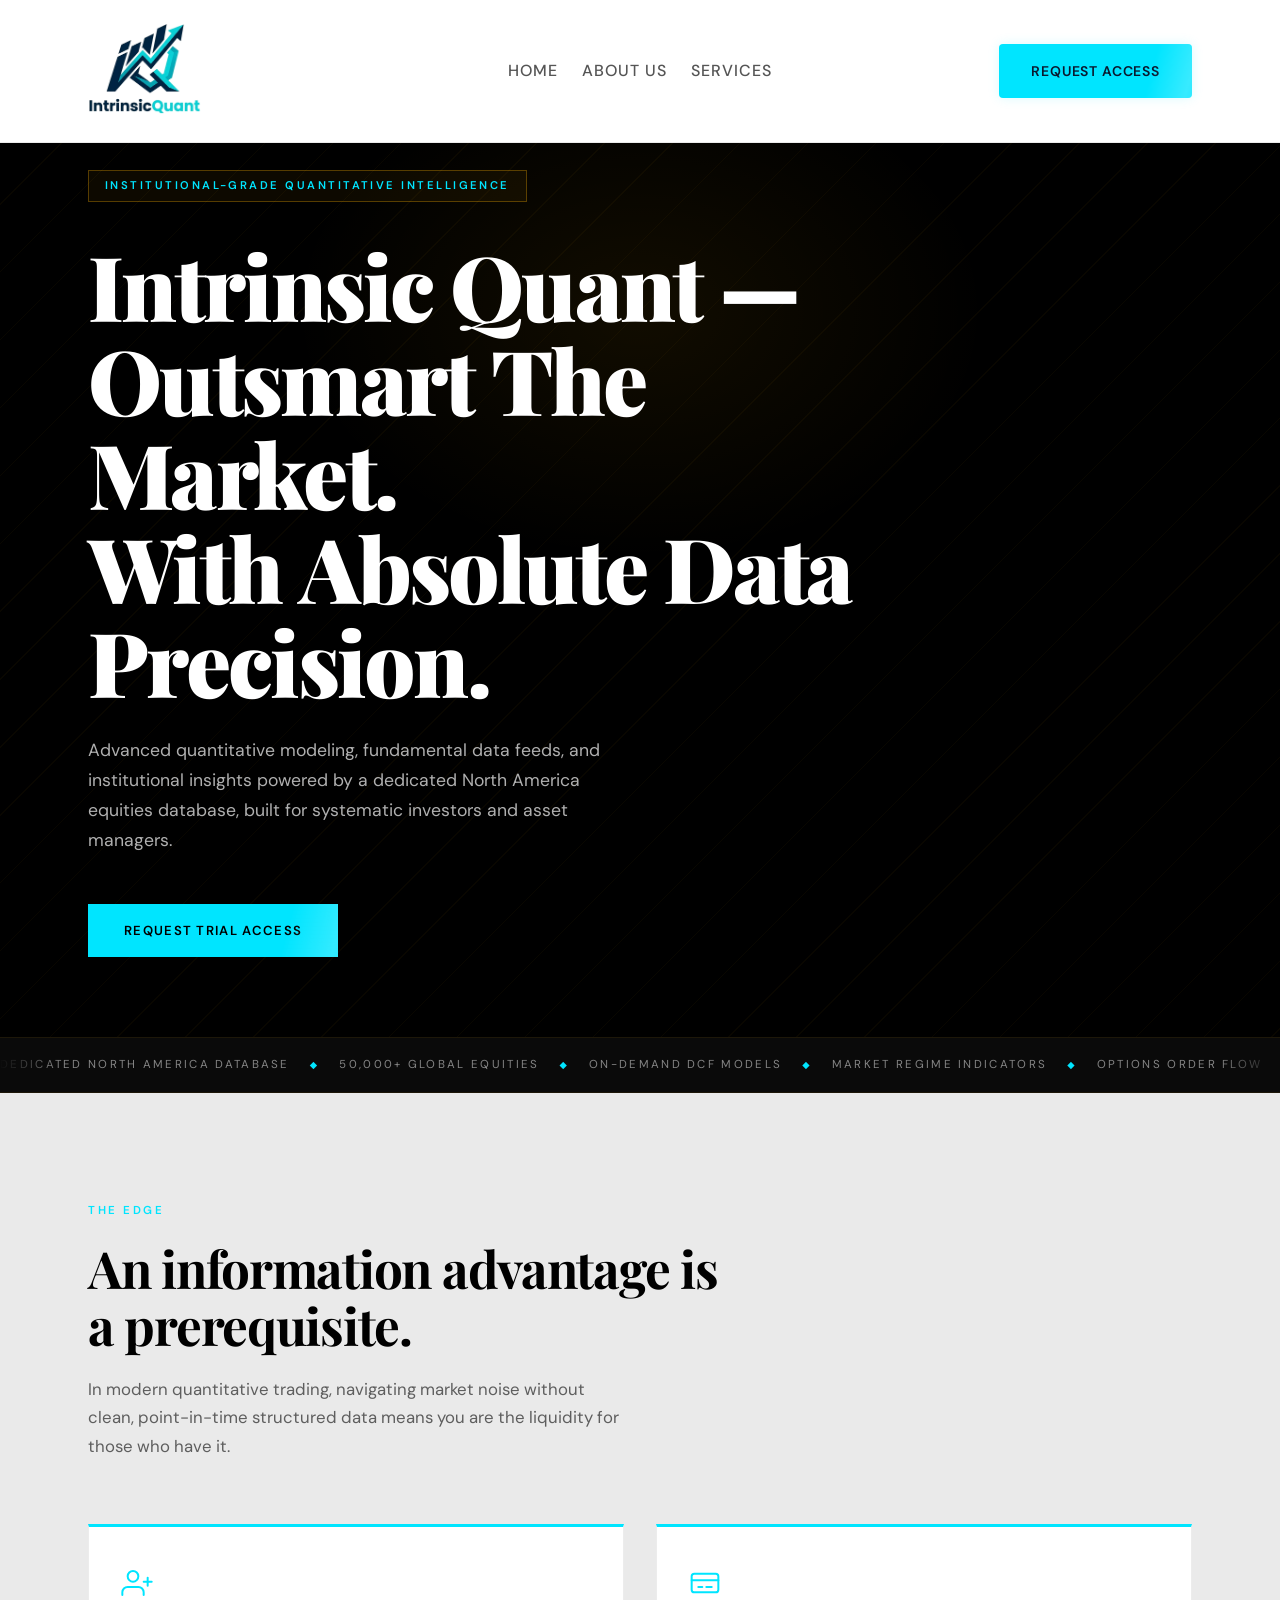
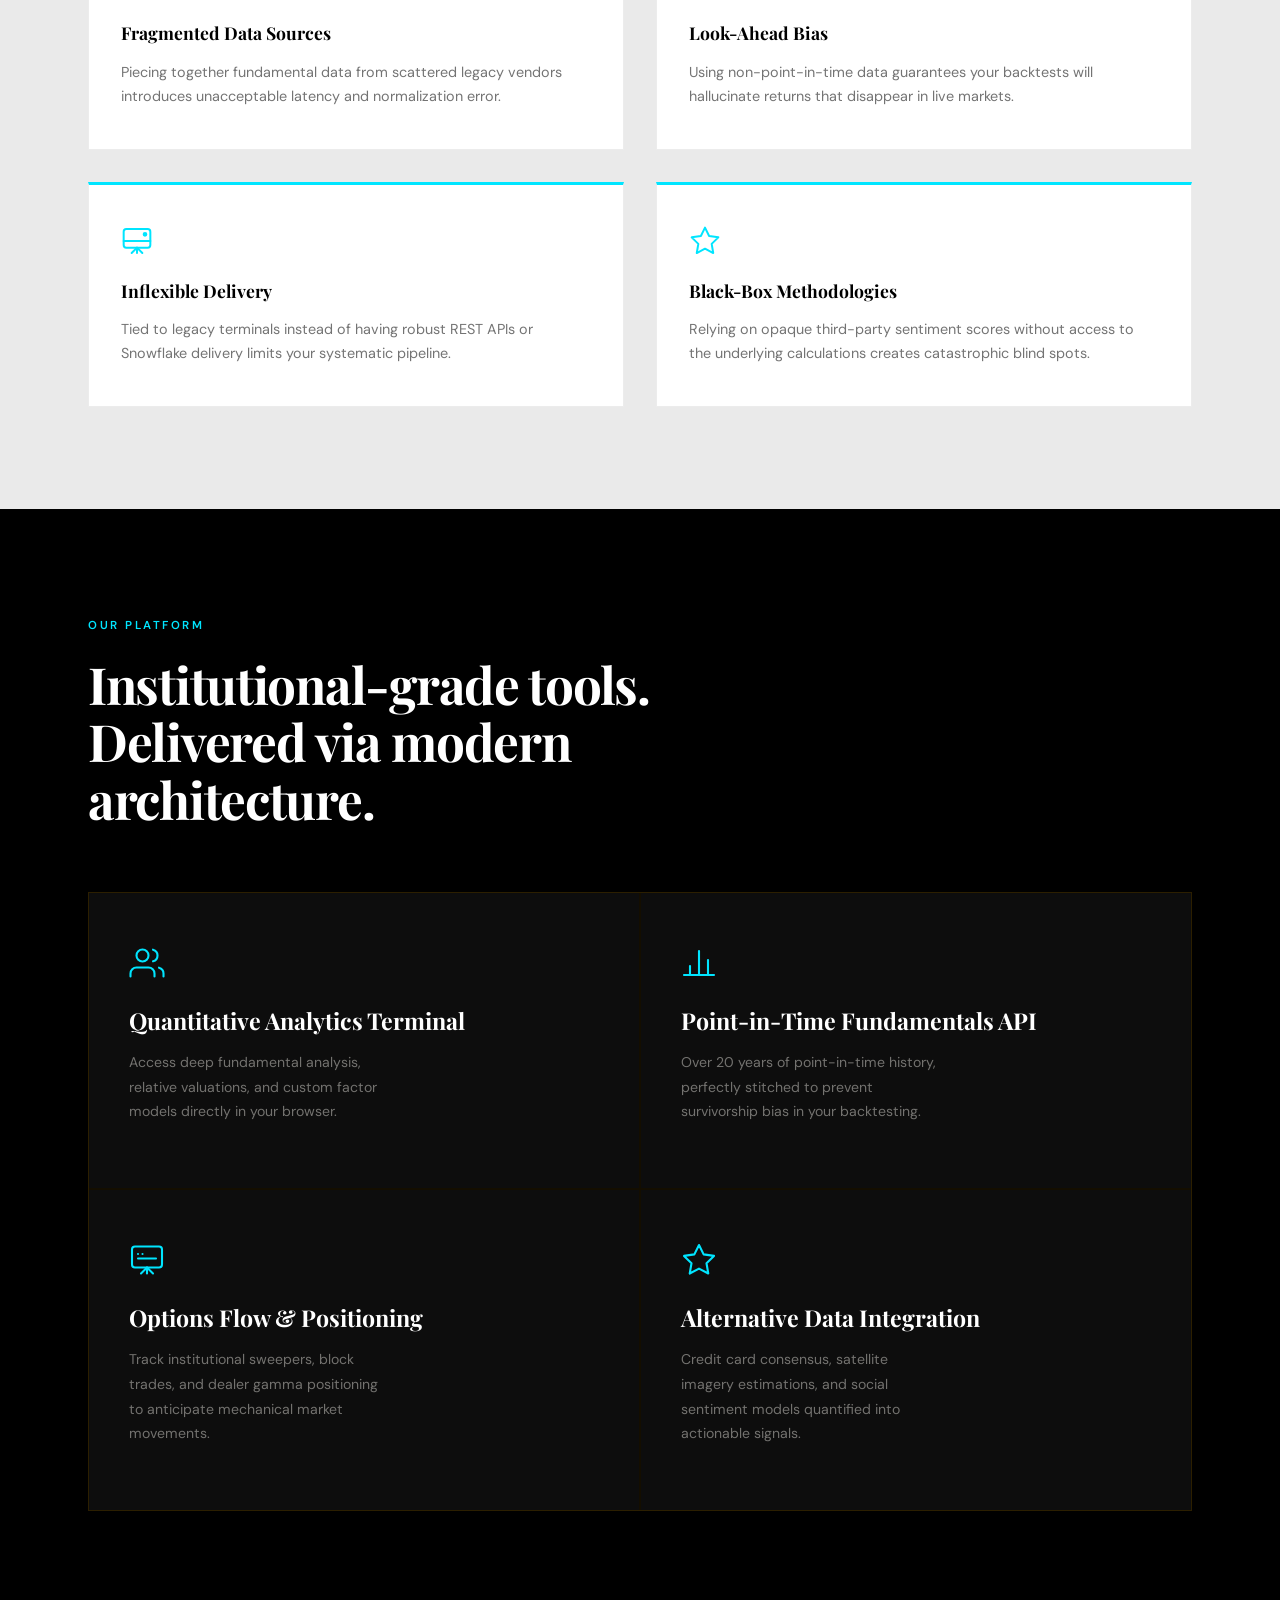
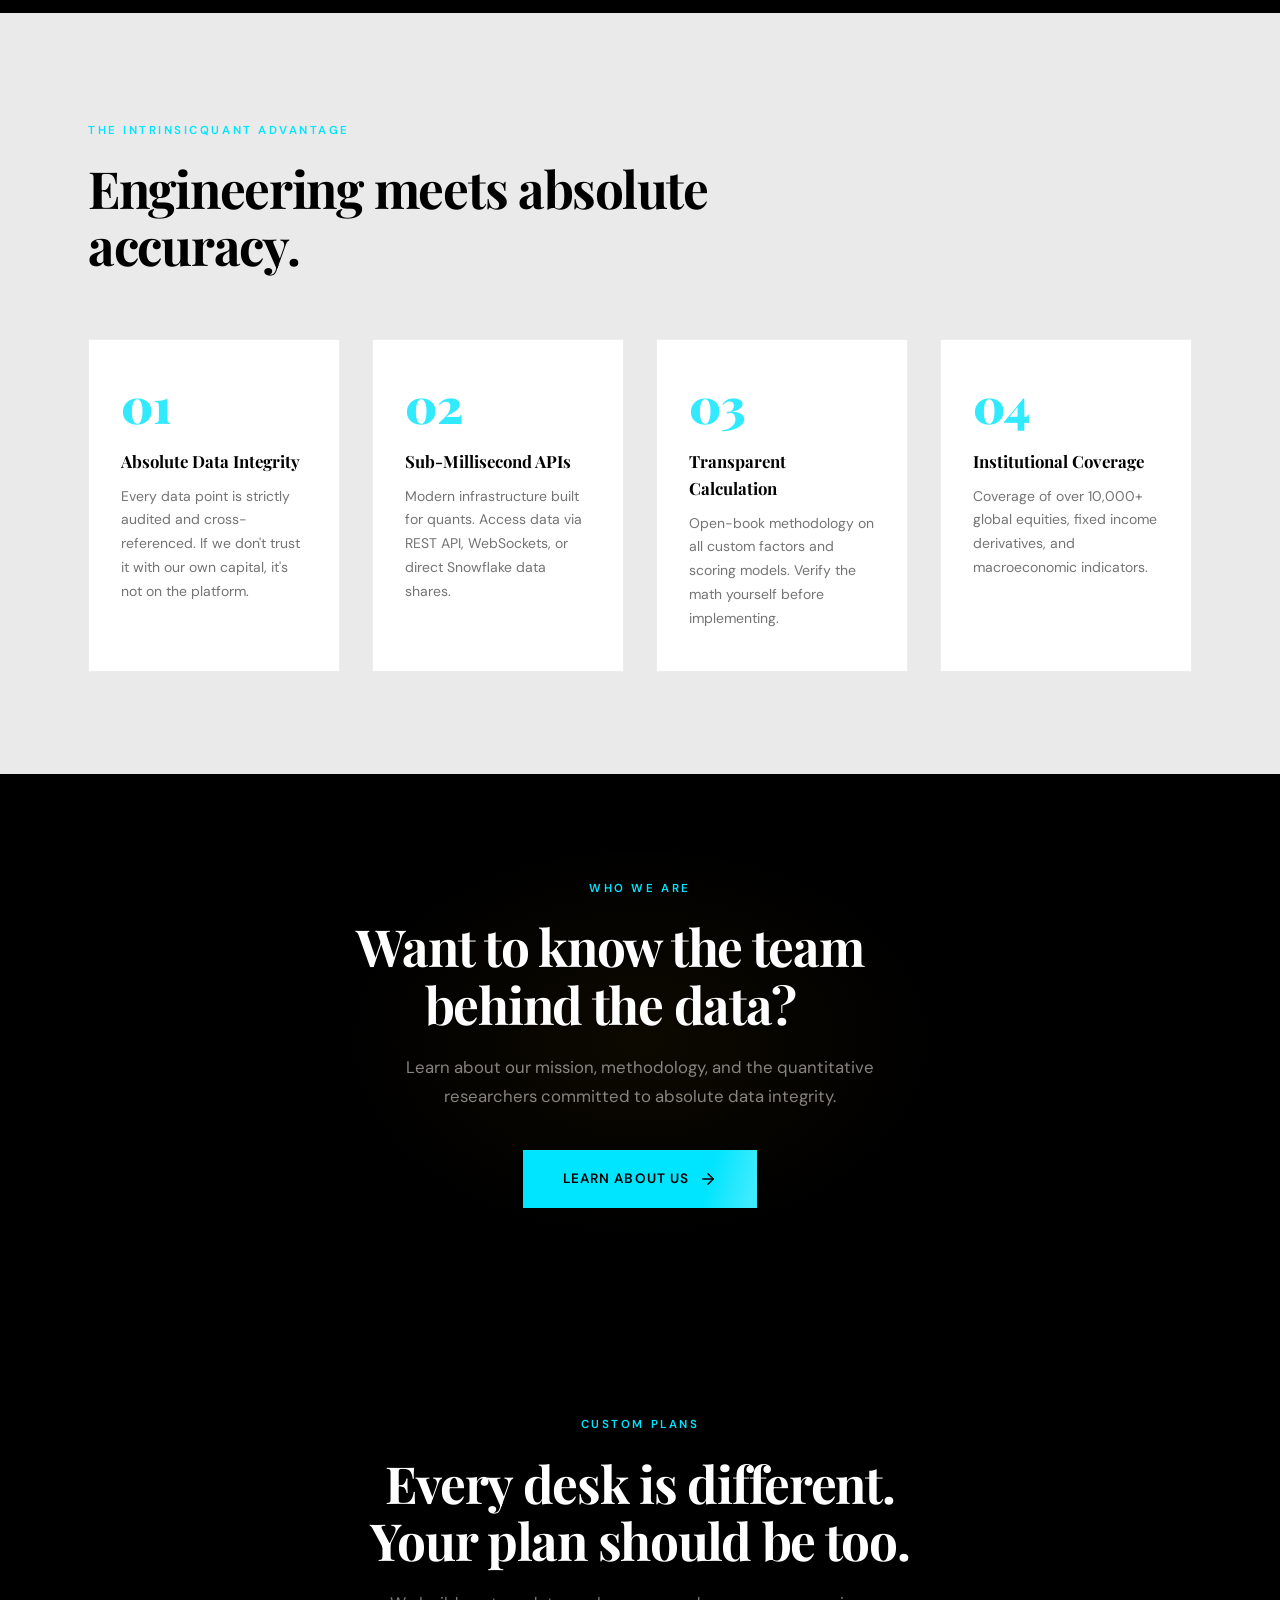
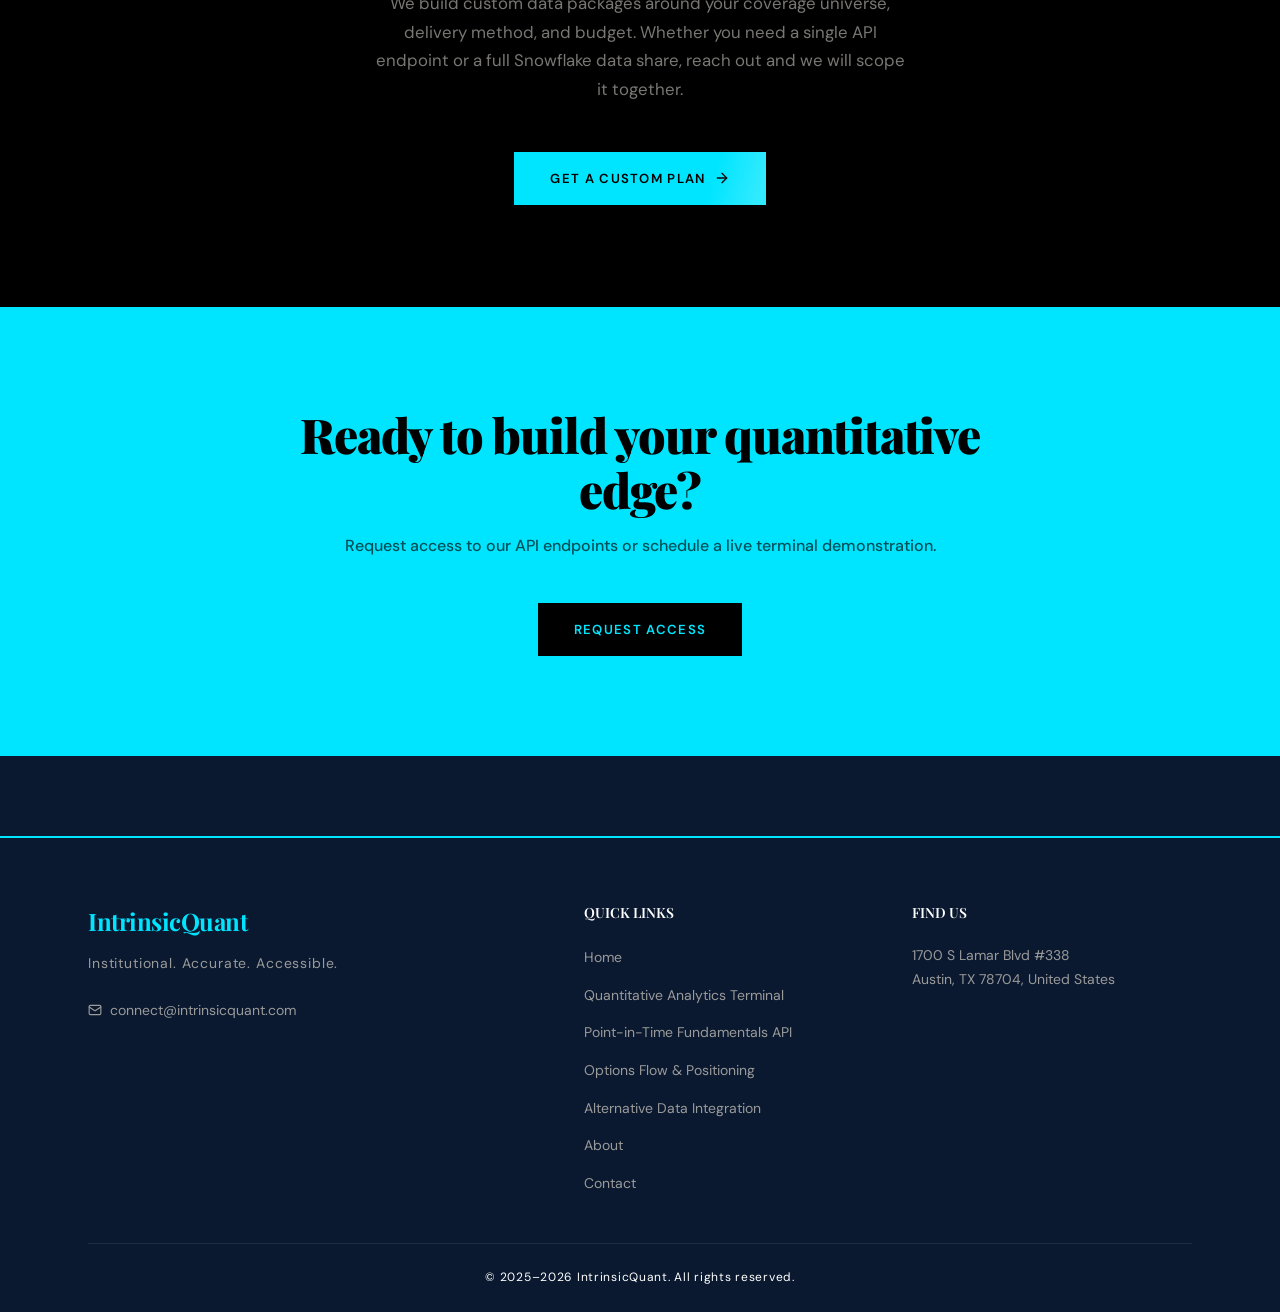
<file: index.html>
<!DOCTYPE html>
<html lang="en">

<head>
  <meta charset="UTF-8">
  <meta name="viewport" content="width=device-width, initial-scale=1.0">
  <!-- Favicons for Google Search & Browser recognition -->
  <link rel="icon" href="https://intrinsicquant.com/favicon.ico" sizes="32x32">
  <link rel="icon" href="https://intrinsicquant.com/favicon-192.png" sizes="192x192" type="image/png">
  <link rel="apple-touch-icon" href="https://intrinsicquant.com/apple-touch-icon.png">
  <link rel="shortcut icon" href="https://intrinsicquant.com/favicon.ico">
  <title>IntrinsicQuant — Quantitative Financial Intelligence</title>
  <meta name="description"
    content="IntrinsicQuant is a Bloomberg-grade quantitative data platform delivering point-in-time fundamentals, options flow, and API access to systematic traders.">
  <meta name="robots" content="index, follow, max-image-preview:large, max-snippet:-1, max-video-preview:-1">
  <!-- SEO: keyword meta tag with brand variations and common typos -->
  <meta name="keywords" content="Intrinsic Quant, IntrinsicQuant, intrinsicquant, intrinsic quant, intrisic quant, intrinsic quant data, intrinsicquant.com, quantitative financial data, quantitative data platform, point-in-time fundamentals, financial data API, quant data provider, institutional financial data, options flow data, systematic trading data">
  <link rel="canonical" href="https://intrinsicquant.com/">
  <meta property="og:title" content="IntrinsicQuant — Institutional-Grade Quantitative Financial Intelligence">
  <meta property="og:description"
    content="IntrinsicQuant is an institutional-grade quantitative data platform delivering point-in-time fundamentals, options flow, and API access to systematic traders.">
  <meta property="og:image" content="https://intrinsicquant.com/assets/images/logo.png">
  <meta property="og:url" content="https://intrinsicquant.com/">
  <meta property="og:type" content="website">
  <meta name="twitter:card" content="summary_large_image">
  <meta name="twitter:title" content="IntrinsicQuant — Institutional-Grade Quantitative Financial Intelligence">
  <meta name="twitter:description" content="IntrinsicQuant is an institutional-grade quantitative data platform delivering point-in-time fundamentals, options flow, and API access to systematic traders.">
  <meta name="twitter:image" content="https://intrinsicquant.com/assets/images/logo.png">
  <!-- SEO: preconnect hints for Google Fonts performance -->
  <link rel="preconnect" href="https://fonts.googleapis.com">
  <link rel="preconnect" href="https://fonts.gstatic.com" crossorigin>
  <link
    href="https://fonts.googleapis.com/css2?family=Playfair+Display:ital,wght@0,400;0,600;0,700;0,900;1,400;1,700&family=DM+Sans:opsz,wght@9..40,300;9..40,400;9..40,500;9..40,600&display=swap"
    rel="stylesheet">
  <link rel="stylesheet" href="css/styles.css">
  <!-- SEO: Enhanced Organization JSON-LD with brand keyword variations -->
  <script type="application/ld+json">
  {
    "@context": "https://schema.org",
    "@type": "Organization",
    "name": "IntrinsicQuant",
    "alternateName": ["Intrinsic Quant", "intrinsicquant", "intrinsic quant"],
    "description": "Intrinsic Quant (IntrinsicQuant) is an institutional-grade quantitative financial data platform delivering point-in-time fundamentals, options flow analytics, and API access to systematic traders and asset managers.",
    "image": "https://intrinsicquant.com/assets/images/logo.png",
    "logo": "https://intrinsicquant.com/assets/images/logo.png",
    "@id": "https://intrinsicquant.com/#organization",
    "url": "https://intrinsicquant.com/",
    "email": "connect@intrinsicquant.com",
    "foundingDate": "2025",
    "address": {
      "@type": "PostalAddress",
      "streetAddress": "1700 S Lamar Blvd #338",
      "addressLocality": "Austin",
      "addressRegion": "TX",
      "postalCode": "78704",
      "addressCountry": "US"
    },
    "contactPoint": {
      "@type": "ContactPoint",
      "email": "connect@intrinsicquant.com",
      "contactType": "customer service",
      "availableLanguage": "English"
    }
  }
  </script>
  <!-- SEO: WebSite schema for sitelinks search box -->
  <script type="application/ld+json">
  {
    "@context": "https://schema.org",
    "@type": "WebSite",
    "name": "IntrinsicQuant",
    "alternateName": "Intrinsic Quant",
    "url": "https://intrinsicquant.com/"
  }
  </script>
  <!-- SEO: BreadcrumbList for homepage -->
  <script type="application/ld+json">
  {
    "@context": "https://schema.org",
    "@type": "BreadcrumbList",
    "itemListElement": [
      { "@type": "ListItem", "position": 1, "name": "Intrinsic Quant Home", "item": "https://intrinsicquant.com/" }
    ]
  }
  </script>
  <style>
    /* ══════════════════════════════════════════════
   HOME — SECTION 1: HERO
══════════════════════════════════════════════ */
    .home-hero {
      position: relative;
      min-height: 100vh;
      background: #000;
      display: flex;
      align-items: center;
      overflow: hidden;
      padding-top: 90px;
    }

    /* Diagonal geometric texture */
    .home-hero__bg {
      position: absolute;
      inset: 0;
      background-image:
        repeating-linear-gradient(135deg,
          rgba(255, 180, 0, 0.035) 0px,
          rgba(255, 180, 0, 0.035) 1px,
          transparent 1px,
          transparent 48px);
      pointer-events: none;
      z-index: 0;
    }

    /* Radial glow behind headline */
    .home-hero__glow {
      position: absolute;
      top: 30%;
      left: 50%;
      transform: translate(-50%, -50%);
      width: 700px;
      height: 500px;
      background: radial-gradient(ellipse at center, rgba(255, 180, 0, 0.07) 0%, transparent 70%);
      pointer-events: none;
      z-index: 0;
    }

    .home-hero__inner {
      position: relative;
      z-index: 1;
      width: 100%;
      max-width: var(--container-max);
      margin-inline: auto;
      padding-inline: var(--container-padding);
      padding-block: 80px;
    }

    .home-hero__tag {
      display: inline-block;
      font-family: var(--font-body);
      font-size: 0.7rem;
      font-weight: var(--weight-semibold);
      letter-spacing: 0.22em;
      text-transform: uppercase;
      color: var(--color-gold);
      border: 1px solid rgba(255, 180, 0, 0.3);
      padding: 6px 16px;
      margin-bottom: 36px;
      background: rgba(255, 180, 0, 0.05);
    }

    .home-hero__headline {
      font-family: var(--font-display);
      font-size: clamp(3rem, 7vw, 5.8rem);
      font-weight: 900;
      line-height: 1.05;
      letter-spacing: -0.03em;
      color: #fff;
      max-width: 820px;
      margin-bottom: 28px;
    }

    /* Word-by-word stagger */
    .home-hero__headline .word {
      display: inline-block;
      opacity: 0;
      transform: translateY(36px);
      animation: wordUp 0.75s cubic-bezier(0.16, 1, 0.3, 1) both;
    }

    @keyframes wordUp {
      to {
        opacity: 1;
        transform: translateY(0);
      }
    }

    .home-hero__sub {
      font-family: var(--font-body);
      font-size: 1.1rem;
      line-height: 1.7;
      color: var(--color-light);
      opacity: 0.75;
      max-width: 540px;
      margin-bottom: 48px;
      opacity: 0;
      animation: heroFadeIn 0.9s cubic-bezier(0.16, 1, 0.3, 1) 0.45s forwards;
    }

    @keyframes heroFadeIn {
      from {
        opacity: 0;
        transform: translateY(16px);
      }

      to {
        opacity: 0.75;
        transform: translateY(0);
      }
    }

    .home-hero__actions {
      display: flex;
      gap: 16px;
      flex-wrap: wrap;
      opacity: 0;
      animation: heroFadeIn2 0.9s cubic-bezier(0.16, 1, 0.3, 1) 0.7s forwards;
    }

    @keyframes heroFadeIn2 {
      from {
        opacity: 0;
        transform: translateY(12px);
      }

      to {
        opacity: 1;
        transform: translateY(0);
      }
    }

    .hero-btn-primary {
      display: inline-flex;
      align-items: center;
      gap: 8px;
      background: var(--color-gold);
      color: #000;
      font-family: var(--font-body);
      font-size: 0.82rem;
      font-weight: 600;
      letter-spacing: 0.1em;
      text-transform: uppercase;
      padding: 16px 36px;
      transition: background 0.25s, transform 0.2s, box-shadow 0.25s;
      position: relative;
      overflow: hidden;
    }

    .hero-btn-primary::after {
      content: '';
      position: absolute;
      inset: 0;
      background: linear-gradient(105deg, transparent 40%, rgba(255, 255, 255, 0.2) 50%, transparent 60%);
      background-size: 200%;
      background-position: 200%;
      transition: background-position 0.55s;
    }

    .hero-btn-primary:hover {
      background: #ffc933;
      transform: translateY(-2px);
      box-shadow: 0 8px 28px rgba(255, 180, 0, 0.3);
    }

    .hero-btn-primary:hover::after {
      background-position: -200%;
    }

    .hero-btn-outline {
      display: inline-flex;
      align-items: center;
      gap: 8px;
      background: transparent;
      color: var(--color-gold);
      font-family: var(--font-body);
      font-size: 0.82rem;
      font-weight: 600;
      letter-spacing: 0.1em;
      text-transform: uppercase;
      padding: 16px 36px;
      border: 1.5px solid var(--color-gold);
      transition: background 0.25s, transform 0.2s, box-shadow 0.25s;
    }

    .hero-btn-outline:hover {
      background: rgba(255, 180, 0, 0.08);
      transform: translateY(-2px);
      box-shadow: 0 0 20px rgba(255, 180, 0, 0.15);
    }

    /* ══════════════════════════════════════════════
   HOME — SECTION 2: CREDIBILITY STRIP
══════════════════════════════════════════════ */
    .cred-strip {
      background: #0a0a0a;
      border-top: 1px solid rgba(255, 180, 0, 0.08);
      border-bottom: 1px solid rgba(255, 180, 0, 0.08);
      padding: 18px 0;
      overflow: hidden;
      position: relative;
      display: flex;
    }

    .cred-strip::before,
    .cred-strip::after {
      content: '';
      position: absolute;
      top: 0;
      bottom: 0;
      width: 60px;
      z-index: 2;
    }

    .cred-strip::before {
      left: 0;
      background: linear-gradient(to right, #0a0a0a, transparent);
    }

    .cred-strip::after {
      right: 0;
      background: linear-gradient(to left, #0a0a0a, transparent);
    }

    .cred-strip__track {
      display: flex;
      flex-shrink: 0;
      animation: scroll-strip 25s linear infinite;
    }

    @keyframes scroll-strip {
      0% {
        transform: translateX(0);
      }

      100% {
        transform: translateX(-50%);
      }
    }

    .cred-strip__text {
      display: flex;
      align-items: center;
      font-family: var(--font-body);
      font-size: 0.72rem;
      letter-spacing: 0.2em;
      text-transform: uppercase;
      color: rgba(234, 234, 234, 0.55);
      margin: 0;
      padding-right: 20px;
      white-space: nowrap;
    }

    .cred-strip__text .diamond {
      color: var(--color-gold);
      margin: 0 20px;
      font-size: 0.6rem;
    }

    /* ══════════════════════════════════════════════
   HOME — SECTION 3: PROBLEM
══════════════════════════════════════════════ */
    .problem-section {
      background: var(--color-light);
      color: #000;
      padding-block: clamp(60px, 8vw, 120px);
    }

    .problem-section .sec-label {
      color: var(--color-gold);
    }

    .problem-section .sec-headline {
      color: #000;
    }

    .problem-section .sec-sub {
      color: rgba(0, 0, 0, 0.6);
    }

    .pain-grid {
      display: grid;
      grid-template-columns: repeat(2, 1fr);
      gap: 32px;
      margin-top: 64px;
    }

    .pain-card {
      background: #fff;
      border: 1px solid rgba(0, 0, 0, 0.07);
      border-top: 3px solid var(--color-gold);
      padding: 40px 32px;
      transition: box-shadow 0.3s, transform 0.3s;
    }

    .pain-card:hover {
      box-shadow: 0 12px 40px rgba(0, 0, 0, 0.1);
      transform: translateY(-4px);
    }

    .pain-icon {
      font-size: 2rem;
      margin-bottom: 20px;
      display: block;
    }

    .pain-card h4 {
      font-family: var(--font-display);
      font-size: 1.1rem;
      font-weight: 700;
      color: #000;
      margin-bottom: 12px;
    }

    .pain-card p {
      font-size: 0.9rem;
      line-height: 1.7;
      color: rgba(0, 0, 0, 0.55);
    }

    /* ══════════════════════════════════════════════
   HOME — SECTION 4: SERVICES
══════════════════════════════════════════════ */
    .services-section {
      background: #000;
      padding-block: clamp(60px, 8vw, 120px);
    }

    .svc-grid {
      display: grid;
      grid-template-columns: repeat(2, 1fr);
      gap: 2px;
      margin-top: 64px;
      background: rgba(255, 180, 0, 0.08);
      border: 1px solid rgba(255, 180, 0, 0.1);
      align-items: stretch;
      /* equal height */
    }

    .svc-card {
      background: #0d0d0d;
      padding: 52px 40px 64px;
      position: relative;
      overflow: hidden;
      text-decoration: none;
      color: inherit;
      display: flex;
      flex-direction: column;
      transition: background 0.35s, box-shadow 0.35s;
    }

    /* Gold gradient overlay that fades in on hover */
    .svc-card::after {
      content: '';
      position: absolute;
      inset: 0;
      background: linear-gradient(160deg,
          rgba(180, 120, 0, 0.14) 0%,
          rgba(255, 180, 0, 0.06) 50%,
          transparent 100%);
      opacity: 0;
      transition: opacity 0.4s;
      pointer-events: none;
      z-index: 0;
    }

    .svc-card>* {
      position: relative;
      z-index: 1;
    }

    .svc-card::before {
      content: '';
      position: absolute;
      top: 0;
      left: 0;
      right: 0;
      height: 2px;
      background: var(--color-gold);
      transform: scaleX(0);
      transform-origin: left;
      transition: transform 0.4s var(--ease-out);
      z-index: 2;
    }

    .svc-card:hover {
      background: #111;
      box-shadow: inset 0 0 60px rgba(150, 100, 0, 0.12);
    }

    .svc-card:hover::before {
      transform: scaleX(1);
    }

    .svc-card:hover::after {
      opacity: 1;
    }

    .svc-arrow {
      position: absolute;
      bottom: 32px;
      right: 36px;
      color: var(--color-gold);
      font-size: 1.3rem;
      opacity: 0;
      transform: translateX(-8px);
      transition: all 0.3s;
    }

    .svc-card:hover .svc-arrow {
      opacity: 1;
      transform: translateX(0);
    }

    .svc-icon {
      font-size: 2.2rem;
      margin-bottom: 24px;
      display: block;
    }

    .svc-card h3 {
      font-family: var(--font-display);
      font-size: 1.45rem;
      font-weight: 700;
      color: #fff;
      margin-bottom: 14px;
    }

    .svc-card p {
      font-size: 0.88rem;
      line-height: 1.75;
      color: rgba(240, 237, 230, 0.45);
      max-width: 260px;
    }

    /* ══════════════════════════════════════════════
   HOME — SECTION 5: WHY INTRINSICQUANT
══════════════════════════════════════════════ */
    .why-section {
      background: var(--color-light);
      color: #000;
      padding-block: clamp(60px, 8vw, 120px);
    }

    .why-section .sec-label {
      color: var(--color-gold);
    }

    .why-section .sec-headline {
      color: #000;
    }

    .why-cols {
      display: grid;
      grid-template-columns: repeat(4, 1fr);
      gap: 32px;
      margin-top: 64px;
    }

    .why-col {
      padding: 40px 32px;
      background: #fff;
      border: 1px solid rgba(0, 0, 0, 0.07);
      transition: box-shadow 0.3s, transform 0.3s;
    }

    .why-col:hover {
      box-shadow: 0 12px 40px rgba(0, 0, 0, 0.09);
      transform: translateY(-4px);
    }

    .why-num {
      font-family: var(--font-display);
      font-size: 3rem;
      font-weight: 900;
      color: var(--color-gold);
      line-height: 1;
      margin-bottom: 20px;
      display: block;
      opacity: 0.8;
    }

    .why-col h4 {
      font-family: var(--font-display);
      font-size: 1.05rem;
      font-weight: 700;
      color: #000;
      margin-bottom: 10px;
    }

    .why-col p {
      font-size: 0.875rem;
      line-height: 1.7;
      color: rgba(0, 0, 0, 0.55);
    }

    /* ══════════════════════════════════════════════
   HOME — SECTION 5.5: ABOUT CTA
══════════════════════════════════════════════ */
    .about-cta-section {
      background: #000;
      padding-block: clamp(60px, 8vw, 100px);
      position: relative;
      overflow: hidden;
    }

    .about-cta-section::before {
      content: '';
      position: absolute;
      top: 50%;
      left: 50%;
      transform: translate(-50%, -50%);
      width: 600px;
      height: 400px;
      background: radial-gradient(ellipse at center, rgba(255, 180, 0, 0.05) 0%, transparent 70%);
      pointer-events: none;
    }

    .about-cta-inner {
      position: relative;
      text-align: center;
      max-width: 700px;
      margin-inline: auto;
    }

    .about-cta-section .sec-label {
      color: var(--color-gold);
    }

    .about-cta-section .sec-headline {
      color: #fff;
      margin-bottom: 20px;
    }

    .about-cta-section .sec-sub {
      color: rgba(240, 237, 230, 0.55);
      margin-bottom: 40px;
    }

    .about-cta-btn {
      display: inline-flex;
      align-items: center;
      gap: 10px;
      background: var(--color-gold);
      color: #000;
      font-family: var(--font-body);
      font-size: 0.85rem;
      font-weight: 600;
      letter-spacing: 0.08em;
      text-transform: uppercase;
      padding: 18px 40px;
      transition: background 0.25s, transform 0.2s, box-shadow 0.25s;
      position: relative;
      overflow: hidden;
    }

    .about-cta-btn::after {
      content: '';
      position: absolute;
      inset: 0;
      background: linear-gradient(105deg, transparent 40%, rgba(255, 255, 255, 0.25) 50%, transparent 60%);
      background-size: 200%;
      background-position: 200%;
      transition: background-position 0.55s;
    }

    .about-cta-btn:hover {
      background: #ffc933;
      transform: translateY(-2px);
      box-shadow: 0 10px 30px rgba(255, 180, 0, 0.35);
    }

    .about-cta-btn:hover::after {
      background-position: -200%;
    }

    .about-cta-btn svg {
      transition: transform 0.3s;
    }

    .about-cta-btn:hover svg {
      transform: translateX(4px);
    }

    /* ══════════════════════════════════════════════
   HOME — SECTION 6: HOW IT WORKS
══════════════════════════════════════════════ */
    .process-section {
      background: #000;
      padding-block: clamp(60px, 8vw, 120px);
    }

    .steps-row {
      display: grid;
      grid-template-columns: repeat(4, 1fr);
      gap: 0;
      margin-top: 72px;
      position: relative;
    }

    /* Horizontal connecting gold line — desktop */
    .steps-row::before {
      content: '';
      position: absolute;
      top: 32px;
      /* vertically centered on the 64px circle */
      left: calc(12.5%);
      right: calc(12.5%);
      height: 1px;
      background: linear-gradient(90deg, rgba(255, 180, 0, 0), rgba(255, 180, 0, 0.6) 20%, rgba(255, 180, 0, 0.6) 80%, rgba(255, 180, 0, 0));
      pointer-events: none;
      z-index: 0;
    }

    .step-item {
      padding: 0 24px;
      position: relative;
      text-align: center;
    }

    .step-circle {
      width: 64px;
      height: 64px;
      border-radius: 50%;
      background: #000;
      border: 2px solid var(--color-gold);
      display: flex;
      align-items: center;
      justify-content: center;
      margin: 0 auto 28px;
      font-family: var(--font-display);
      font-size: 1.3rem;
      font-weight: 700;
      color: var(--color-gold);
      position: relative;
      z-index: 1;
      transition: background 0.3s, box-shadow 0.3s;
    }

    .step-item:hover .step-circle {
      background: var(--color-gold);
      color: #000;
      box-shadow: 0 0 24px rgba(255, 180, 0, 0.35);
    }

    .step-item h4 {
      font-family: var(--font-display);
      font-size: 1.05rem;
      font-weight: 700;
      color: #fff;
      margin-bottom: 10px;
    }

    .step-item p {
      font-size: 0.85rem;
      line-height: 1.7;
      color: rgba(240, 237, 230, 0.45);
    }

    /* ══════════════════════════════════════════════
   HOME — SECTION 7: CTA BANNER
══════════════════════════════════════════════ */
    .cta-gold {
      background: var(--color-gold);
      padding-block: clamp(60px, 8vw, 100px);
      text-align: center;
    }

    .cta-gold h2 {
      font-family: var(--font-display);
      font-size: clamp(1.8rem, 4vw, 3rem);
      font-weight: 900;
      color: #000;
      line-height: 1.15;
      letter-spacing: -0.025em;
      max-width: 680px;
      margin-inline: auto;
      margin-bottom: 16px;
    }

    .cta-gold__sub {
      font-size: 1rem;
      color: rgba(0, 0, 0, 0.65);
      margin-bottom: 44px;
      font-weight: 500;
    }

    .cta-gold__btns {
      display: flex;
      gap: 16px;
      justify-content: center;
      flex-wrap: wrap;
    }

    .cta-btn-black {
      display: inline-flex;
      align-items: center;
      gap: 8px;
      background: #000;
      color: var(--color-gold);
      font-family: var(--font-body);
      font-size: 0.82rem;
      font-weight: 600;
      letter-spacing: 0.1em;
      text-transform: uppercase;
      padding: 16px 36px;
      transition: background 0.25s, transform 0.2s;
    }

    .cta-btn-black:hover {
      background: #1a1a1a;
      transform: translateY(-2px);
    }

    .cta-btn-outline-black {
      display: inline-flex;
      align-items: center;
      gap: 8px;
      background: transparent;
      color: #000;
      font-family: var(--font-body);
      font-size: 0.82rem;
      font-weight: 600;
      letter-spacing: 0.1em;
      text-transform: uppercase;
      padding: 16px 36px;
      border: 1.5px solid #000;
      transition: background 0.25s, transform 0.2s;
    }

    .cta-btn-outline-black:hover {
      background: rgba(0, 0, 0, 0.08);
      transform: translateY(-2px);
    }

    /* ══════════════════════════════════════════════
   SHARED SECTION LABEL / HEADLINE HELPERS
══════════════════════════════════════════════ */
    .sec-label {
      display: inline-block;
      font-family: var(--font-body);
      font-size: 0.72rem;
      font-weight: 600;
      letter-spacing: 0.22em;
      text-transform: uppercase;
      color: var(--color-gold);
      margin-bottom: 20px;
    }

    .sec-headline {
      font-family: var(--font-display);
      font-size: clamp(2rem, 4.5vw, 3.2rem);
      font-weight: 700;
      line-height: 1.12;
      letter-spacing: -0.025em;
      color: #fff;
      margin-bottom: 20px;
      max-width: 640px;
    }

    .sec-sub {
      font-size: 1.05rem;
      line-height: 1.7;
      color: rgba(240, 237, 230, 0.5);
      max-width: 540px;
      margin-inline: auto;
      margin-bottom: 0;
    }

    /* ══════════════════════════════════════════════
   RESPONSIVE
══════════════════════════════════════════════ */
    @media (max-width: 1024px) {
      .why-cols {
        grid-template-columns: repeat(2, 1fr);
      }
    }

    @media (max-width: 880px) {
      .pain-grid {
        grid-template-columns: 1fr;
      }

      .svc-grid {
        grid-template-columns: 1fr;
      }

      .steps-row {
        grid-template-columns: 1fr;
        gap: 0;
      }

      /* Hide horizontal desktop line on mobile */
      .steps-row::before {
        display: none;
      }

      .step-item {
        text-align: left;
        display: flex;
        gap: 24px;
        align-items: flex-start;
        padding: 0 0 0 0;
        position: relative;
        margin-bottom: 40px;
      }

      /* Vertical gold line runs alongside each step except the last */
      .step-item:not(:last-child)::after {
        content: '';
        position: absolute;
        top: 64px;
        /* below the circle */
        left: 31px;
        /* center of 64px circle */
        width: 1px;
        bottom: -8px;
        background: linear-gradient(180deg, rgba(255, 180, 0, 0.6), rgba(255, 180, 0, 0));
        z-index: 0;
      }

      .step-circle {
        margin: 0;
        flex: 0 0 calc(64px) !important;
        width: 64px !important;
        height: 64px !important;
        min-width: 64px !important;
        min-height: 64px !important;
        aspect-ratio: 1 / 1 !important;
        border-radius: 50% !important;
        position: relative;
        z-index: 1;
        display: flex !important;
        align-items: center !important;
        justify-content: center !important;
        padding: 0 !important;
        line-height: 1 !important;
      }

      .step-item>div {
        flex: 1;
        padding-top: 16px;
      }
    }

    @media (max-width: 640px) {
      .home-hero__headline .word {
        animation: heroFadeIn 0.8s ease forwards !important;
        animation-delay: 0.15s !important;
      }

      .why-cols {
        grid-template-columns: 1fr;
      }

      .home-hero__actions {
        flex-direction: column;
      }

      .hero-btn-primary,
      .hero-btn-outline {
        width: 100%;
        justify-content: center;
      }

      .cta-gold__btns {
        flex-direction: column;
        align-items: center;
      }

      .cta-btn-black,
      .cta-btn-outline-black {
        width: 100%;
        max-width: 320px;
        justify-content: center;
      }
    }
  </style>
  <script defer src="js/main.js"></script>
</head>

<body>

  <!-- NAV -->
  <nav class="nav" id="navbar">
    <div class="container">
      <div class="nav__inner">

        <a class="nav__logo" href="/">
          <img src="assets/images/logo.png" alt="Intrinsic Quant — IntrinsicQuant Logo" height="80">
        </a>

        <ul class="nav__links">
          <li class="nav__item">
            <a href="/" class="nav__link">Home</a>
          </li>
          <li class="nav__item">
            <a href="/about/" class="nav__link">About Us</a>
          </li>
          <li class="nav__item">
            <a href="/#services" class="nav__link">Services</a>
          </li>
          
        </ul>

        <div class="nav__ctas">
          
          <a class="btn btn--sm btn--primary" href="/contact/">Request Access</a>
        </div>

        <button class="nav__hamburger" id="nav-hamburger" aria-label="Toggle menu" aria-expanded="false">
          <span></span><span></span><span></span>
        </button>

      </div>
    </div>
  </nav>

  <!-- Mobile nav drawer -->
  <div class="nav__mobile" id="nav-mobile">
    <a href="/" class="nav__link">Home</a>
    <a href="/about/" class="nav__link">About Us</a>
    <a href="/#services" class="nav__link">Services</a>
    
    <div style="margin-top:auto;display:flex;flex-direction:column;gap:12px;">
      
      <a class="btn btn--primary" href="/contact/">Request Access</a>
    </div>
  </div>

  <!-- ═══════════════════════════════════════════
     SECTION 1 — HERO
════════════════════════════════════════════ -->
  <main id="main-content">
  <section class="home-hero" id="home-hero">
    <div class="home-hero__bg"></div>
    <div class="home-hero__glow"></div>
    <div class="home-hero__inner">
      <span class="home-hero__tag">Institutional-Grade Quantitative Intelligence</span>
      <!-- SEO: H1 now includes brand keyword "Intrinsic Quant" for ranking -->
      <h1 class="home-hero__headline">
        <span class="word" style="animation-delay:0.10s">Intrinsic</span>
        <span class="word" style="animation-delay:0.20s">Quant</span>
        <span class="word" style="animation-delay:0.30s">—</span>
        <span class="word" style="animation-delay:0.40s">Outsmart</span>
        <span class="word" style="animation-delay:0.50s">The</span>
        <span class="word" style="animation-delay:0.58s">Market.</span><br>
        <span class="word" style="animation-delay:0.66s">With</span>
        <span class="word" style="animation-delay:0.74s">Absolute</span>
        <span class="word" style="animation-delay:0.82s">Data</span>
        <span class="word" style="animation-delay:0.90s">Precision.</span>
      </h1>
      <p class="home-hero__sub">Advanced quantitative modeling, fundamental data feeds, and institutional insights powered by a dedicated North America equities database, built for systematic investors and asset managers.</p>
      <div class="home-hero__actions">
        <a href="/contact/" class="hero-btn-primary">Request Trial Access</a>
        
      </div>
    </div>
  </section>

  <!-- ═══════════════════════════════════════════
     SECTION 2 — CREDIBILITY STRIP
════════════════════════════════════════════ -->
  <div class="cred-strip">
    <div class="cred-strip__track">
      <p class="cred-strip__text">
        <span>Dedicated North America Database</span><span class="diamond">◆</span>
        <span>50,000+ Global Equities</span><span class="diamond">◆</span>
        <span>On-Demand DCF Models</span><span class="diamond">◆</span>
        <span>Market Regime Indicators</span><span class="diamond">◆</span>
        <span>Options Order Flow</span><span class="diamond">◆</span>
        <span>Point-in-Time Fundamentals</span><span class="diamond">◆</span>
        <span>Intrinsic Value Screener</span><span class="diamond">◆</span>
        <span>REST API & Snowflake Delivery</span><span class="diamond">◆</span>
</p>
      <p class="cred-strip__text" aria-hidden="true">
        <span>Dedicated North America Database</span><span class="diamond">◆</span>
        <span>50,000+ Global Equities</span><span class="diamond">◆</span>
        <span>On-Demand DCF Models</span><span class="diamond">◆</span>
        <span>Market Regime Indicators</span><span class="diamond">◆</span>
        <span>Options Order Flow</span><span class="diamond">◆</span>
        <span>Point-in-Time Fundamentals</span><span class="diamond">◆</span>
        <span>Intrinsic Value Screener</span><span class="diamond">◆</span>
        <span>REST API & Snowflake Delivery</span><span class="diamond">◆</span>
</p>
    </div>
  </div>

  <!-- ═══════════════════════════════════════════
     SECTION 3 — PROBLEM
════════════════════════════════════════════ -->
  <section class="problem-section">
    <div class="container">
      <span class="sec-label">The Edge</span>
      <h2 class="sec-headline" style="color:#000;">An information advantage is a prerequisite.</h2>
      <p class="sec-sub" style="color:rgba(0,0,0,0.6); margin-inline:0;">In modern quantitative trading, navigating market noise without clean, point-in-time structured data means you are the liquidity for those who have it.</p>
      <div class="pain-grid">
        <div class="pain-card">
          <span class="pain-icon">
            <svg xmlns="http://www.w3.org/2000/svg" width="32" height="32" viewBox="0 0 24 24" fill="none"
              stroke="#00E5FF" stroke-width="1.5" stroke-linecap="round" stroke-linejoin="round" aria-hidden="true">
              <path d="M17 21v-2a4 4 0 0 0-4-4H5a4 4 0 0 0-4 4v2" />
              <circle cx="9" cy="7" r="4" />
              <line x1="23" y1="11" x2="17" y2="11" />
              <line x1="20" y1="8" x2="20" y2="14" />
            </svg>
          </span>
          <h4>Fragmented Data Sources</h4>
          <p>Piecing together fundamental data from scattered legacy vendors introduces unacceptable latency and normalization error.</p>
        </div>
        <div class="pain-card">
          <span class="pain-icon">
            <svg xmlns="http://www.w3.org/2000/svg" width="32" height="32" viewBox="0 0 24 24" fill="none"
              stroke="#00E5FF" stroke-width="1.5" stroke-linecap="round" stroke-linejoin="round" aria-hidden="true">
              <rect x="2" y="5" width="20" height="14" rx="2" />
              <line x1="2" y1="10" x2="22" y2="10" />
              <line x1="7" y1="15" x2="10" y2="15" />
              <line x1="13" y1="15" x2="17" y2="15" />
            </svg>
          </span>
          <h4>Look-Ahead Bias</h4>
          <p>Using non-point-in-time data guarantees your backtests will hallucinate returns that disappear in live markets.</p>
        </div>
        <div class="pain-card">
          <span class="pain-icon">
            <svg xmlns="http://www.w3.org/2000/svg" width="32" height="32" viewBox="0 0 24 24" fill="none"
              stroke="#00E5FF" stroke-width="1.5" stroke-linecap="round" stroke-linejoin="round" aria-hidden="true">
              <rect x="2" y="3" width="20" height="14" rx="2" />
              <polyline points="8 21 12 17 16 21" />
              <line x1="12" y1="17" x2="12" y2="21" />
              <line x1="2" y1="12" x2="22" y2="12" />
              <circle cx="18" cy="7" r="1" fill="#00E5FF" />
            </svg>
          </span>
          <h4>Inflexible Delivery</h4>
          <p>Tied to legacy terminals instead of having robust REST APIs or Snowflake delivery limits your systematic pipeline.</p>
        </div>
        <div class="pain-card">
          <span class="pain-icon">
            <svg xmlns="http://www.w3.org/2000/svg" width="32" height="32" viewBox="0 0 24 24" fill="none"
              stroke="#00E5FF" stroke-width="1.5" stroke-linecap="round" stroke-linejoin="round" aria-hidden="true">
              <polygon points="12 2 15.09 8.26 22 9.27 17 14.14 18.18 21.02 12 17.77 5.82 21.02 7 14.14 2 9.27 8.91 8.26 12 2" />
            </svg>
          </span>
          <h4>Black-Box Methodologies</h4>
          <p>Relying on opaque third-party sentiment scores without access to the underlying calculations creates catastrophic blind spots.</p>
        </div>
      </div>
    </div>
  </section>

  <!-- ═══════════════════════════════════════════
     SECTION 4 — SERVICES
════════════════════════════════════════════ -->
  <section class="services-section" id="services">
    <div class="container">
      <span class="sec-label">Our Platform</span>
      <h2 class="sec-headline">Institutional-grade tools.<br>Delivered via modern architecture.</h2>
      <div class="svc-grid">

        <a href="/#book" class="svc-card">
          <span class="svc-icon">
            <svg xmlns="http://www.w3.org/2000/svg" width="36" height="36" viewBox="0 0 24 24" fill="none"
              stroke="#00E5FF" stroke-width="1.4" stroke-linecap="round" stroke-linejoin="round" aria-hidden="true">
              <path d="M17 21v-2a4 4 0 0 0-4-4H5a4 4 0 0 0-4 4v2" />
              <circle cx="9" cy="7" r="4" />
              <path d="M23 21v-2a4 4 0 0 0-3-3.87" />
              <path d="M16 3.13a4 4 0 0 1 0 7.75" />
            </svg>
          </span>
          <h3>Quantitative Analytics Terminal</h3>
          <p>Access deep fundamental analysis, relative valuations, and custom factor models directly in your browser.</p>
          <span class="svc-arrow">→</span>
        </a>

        <a href="/#book" class="svc-card">
          <span class="svc-icon">
            <svg xmlns="http://www.w3.org/2000/svg" width="36" height="36" viewBox="0 0 24 24" fill="none"
              stroke="#00E5FF" stroke-width="1.4" stroke-linecap="round" stroke-linejoin="round" aria-hidden="true">
              <line x1="18" y1="20" x2="18" y2="10" />
              <line x1="12" y1="20" x2="12" y2="4" />
              <line x1="6" y1="20" x2="6" y2="14" />
              <path d="M2 20h20" />
            </svg>
          </span>
          <h3>Point-in-Time Fundamentals API</h3>
          <p>Over 20 years of point-in-time history, perfectly stitched to prevent survivorship bias in your backtesting.</p>
          <span class="svc-arrow">→</span>
        </a>

        <a href="/#book" class="svc-card">
          <span class="svc-icon">
            <svg xmlns="http://www.w3.org/2000/svg" width="36" height="36" viewBox="0 0 24 24" fill="none"
              stroke="#00E5FF" stroke-width="1.4" stroke-linecap="round" stroke-linejoin="round" aria-hidden="true">
              <rect x="2" y="3" width="20" height="14" rx="2" />
              <polyline points="8 21 12 17 16 21" />
              <line x1="12" y1="17" x2="12" y2="21" />
              <path d="M6 8h.01M9 8h.01" />
              <path d="M6 11h12" />
            </svg>
          </span>
          <h3>Options Flow & Positioning</h3>
          <p>Track institutional sweepers, block trades, and dealer gamma positioning to anticipate mechanical market movements.</p>
          <span class="svc-arrow">→</span>
        </a>

        <a href="/#book" class="svc-card">
          <span class="svc-icon">
            <svg xmlns="http://www.w3.org/2000/svg" width="36" height="36" viewBox="0 0 24 24" fill="none"
              stroke="#00E5FF" stroke-width="1.4" stroke-linecap="round" stroke-linejoin="round" aria-hidden="true">
              <polygon points="12 2 15.09 8.26 22 9.27 17 14.14 18.18 21.02 12 17.77 5.82 21.02 7 14.14 2 9.27 8.91 8.26 12 2" />
            </svg>
          </span>
          <h3>Alternative Data Integration</h3>
          <p>Credit card consensus, satellite imagery estimations, and social sentiment models quantified into actionable signals.</p>
          <span class="svc-arrow">→</span>
        </a>

      </div>
    </div>
  </section>

  <!-- ═══════════════════════════════════════════
     SECTION 5 — WHY INTRINSICQUANT
════════════════════════════════════════════ -->
  <section class="why-section">
    <div class="container">
      <span class="sec-label">The IntrinsicQuant Advantage</span>
      <h2 class="sec-headline" style="color:#000;">Engineering meets absolute accuracy.</h2>
      <div class="why-cols">
        <div class="why-col">
          <span class="why-num">01</span>
          <h4>Absolute Data Integrity</h4>
          <p>Every data point is strictly audited and cross-referenced. If we don't trust it with our own capital, it's not on the platform.</p>
        </div>
        <div class="why-col">
          <span class="why-num">02</span>
          <h4>Sub-Millisecond APIs</h4>
          <p>Modern infrastructure built for quants. Access data via REST API, WebSockets, or direct Snowflake data shares.</p>
        </div>
        <div class="why-col">
          <span class="why-num">03</span>
          <h4>Transparent Calculation</h4>
          <p>Open-book methodology on all custom factors and scoring models. Verify the math yourself before implementing.</p>
        </div>
        <div class="why-col">
          <span class="why-num">04</span>
          <h4>Institutional Coverage</h4>
          <p>Coverage of over 10,000+ global equities, fixed income derivatives, and macroeconomic indicators.</p>
        </div>
      </div>
    </div>
  </section>

  <!-- ═══════════════════════════════════════════
     SECTION 5.5 — ABOUT CTA
════════════════════════════════════════════ -->
  <section class="about-cta-section">
    <div class="container">
      <div class="about-cta-inner">
        <span class="sec-label">Who We Are</span>
        <h2 class="sec-headline">Want to know the team behind the data?</h2>
        <p class="sec-sub">Learn about our mission, methodology, and the quantitative researchers committed to absolute data integrity.</p>
        <a href="/about/" class="about-cta-btn">
          Learn About Us
          <svg xmlns="http://www.w3.org/2000/svg" width="18" height="18" viewBox="0 0 24 24" fill="none" stroke="currentColor" stroke-width="2" stroke-linecap="round" stroke-linejoin="round" aria-hidden="true">
            <line x1="5" y1="12" x2="19" y2="12"></line>
            <polyline points="12 5 19 12 12 19"></polyline>
          </svg>
        </a>
      </div>
    </div>
  </section>

  <!-- ═══════════════════════════════════════════
     SECTION 6 — HOW IT WORKS
════════════════════════════════════════════ -->
  <section class="process-section" id="process">
    <div class="container" style="text-align:center;">
      <span class="sec-label">Custom Plans</span>
      <h2 class="sec-headline" style="margin-inline:auto;">Every desk is different.<br>Your plan should be too.</h2>
      <p class="sec-sub" style="margin-bottom:48px;">We build custom data packages around your coverage universe, delivery method, and budget. Whether you need a single API endpoint or a full Snowflake data share, reach out and we will scope it together.</p>
      <a href="/contact/" class="hero-btn-primary" style="display:inline-flex;">Get a Custom Plan <svg xmlns="http://www.w3.org/2000/svg" width="16" height="16" viewBox="0 0 24 24" fill="none" stroke="currentColor" stroke-width="2" stroke-linecap="round" stroke-linejoin="round"><path d="M5 12h14"/><path d="m12 5 7 7-7 7"/></svg></a>
    </div>
  </section>

  <!-- ═══════════════════════════════════════════
     SECTION 7 — CTA BANNER
════════════════════════════════════════════ -->
  <section class="cta-gold" id="book">
    <div class="container">
      <h2>Ready to build your quantitative edge?</h2>
      <p class="cta-gold__sub">Request access to our API endpoints or schedule a live terminal demonstration.</p>
      <div class="cta-gold__btns">
        <a href="/contact/" class="cta-btn-black">Request Access</a>
        
      </div>
    </div>
  </section>
  </main>

  <!-- FOOTER -->
  <footer class="site-footer">
    <div class="container">
      <div class="footer-grid">

        <!-- Col 1: Brand -->
        <div class="footer-col footer-brand">
          <a class="footer-logo" href="/">IntrinsicQuant</a>
          <p class="footer-tagline">Institutional. Accurate. Accessible.</p>
          <div class="footer-contact">
            
            <a class="footer-contact-link" href="mailto:connect@intrinsicquant.com">
              <svg xmlns="http://www.w3.org/2000/svg" width="14" height="14" viewBox="0 0 24 24" fill="none"
                stroke="currentColor" stroke-width="2" stroke-linecap="round" stroke-linejoin="round"
                aria-hidden="true">
                <rect width="20" height="16" x="2" y="4" rx="2" />
                <path d="m22 7-8.97 5.7a1.94 1.94 0 0 1-2.06 0L2 7" />
              </svg>
              connect@intrinsicquant.com
            </a>
          </div>
        </div>

        <!-- Col 2: Quick Links -->
        <div class="footer-col">
          <h4 class="footer-heading">Quick Links</h4>
          <ul class="footer-links">
            <li><a href="/">Home</a></li>
            <li><a href="/#services">Quantitative Analytics Terminal</a></li>
            <li><a href="/#services">Point-in-Time Fundamentals API</a></li>
            <li><a href="/#services">Options Flow & Positioning</a></li>
            <li><a href="/#services">Alternative Data Integration</a></li>
            <li><a href="/about/">About</a></li>
            <li><a href="/contact/">Contact</a></li>
          </ul>
        </div>

        <!-- Col 3: Location & Social -->
        <div class="footer-col">
          <h4 class="footer-heading">Find Us</h4>
          <p class="footer-address">1700 S Lamar Blvd #338<br>Austin, TX 78704, United States</p>
          
          
        </div>

      </div>
      <div class="footer-bottom">
        <p>© 2025–2026 IntrinsicQuant. All rights reserved.</p>
      </div>
    </div>
  </footer>

</body>

</html>
</file>
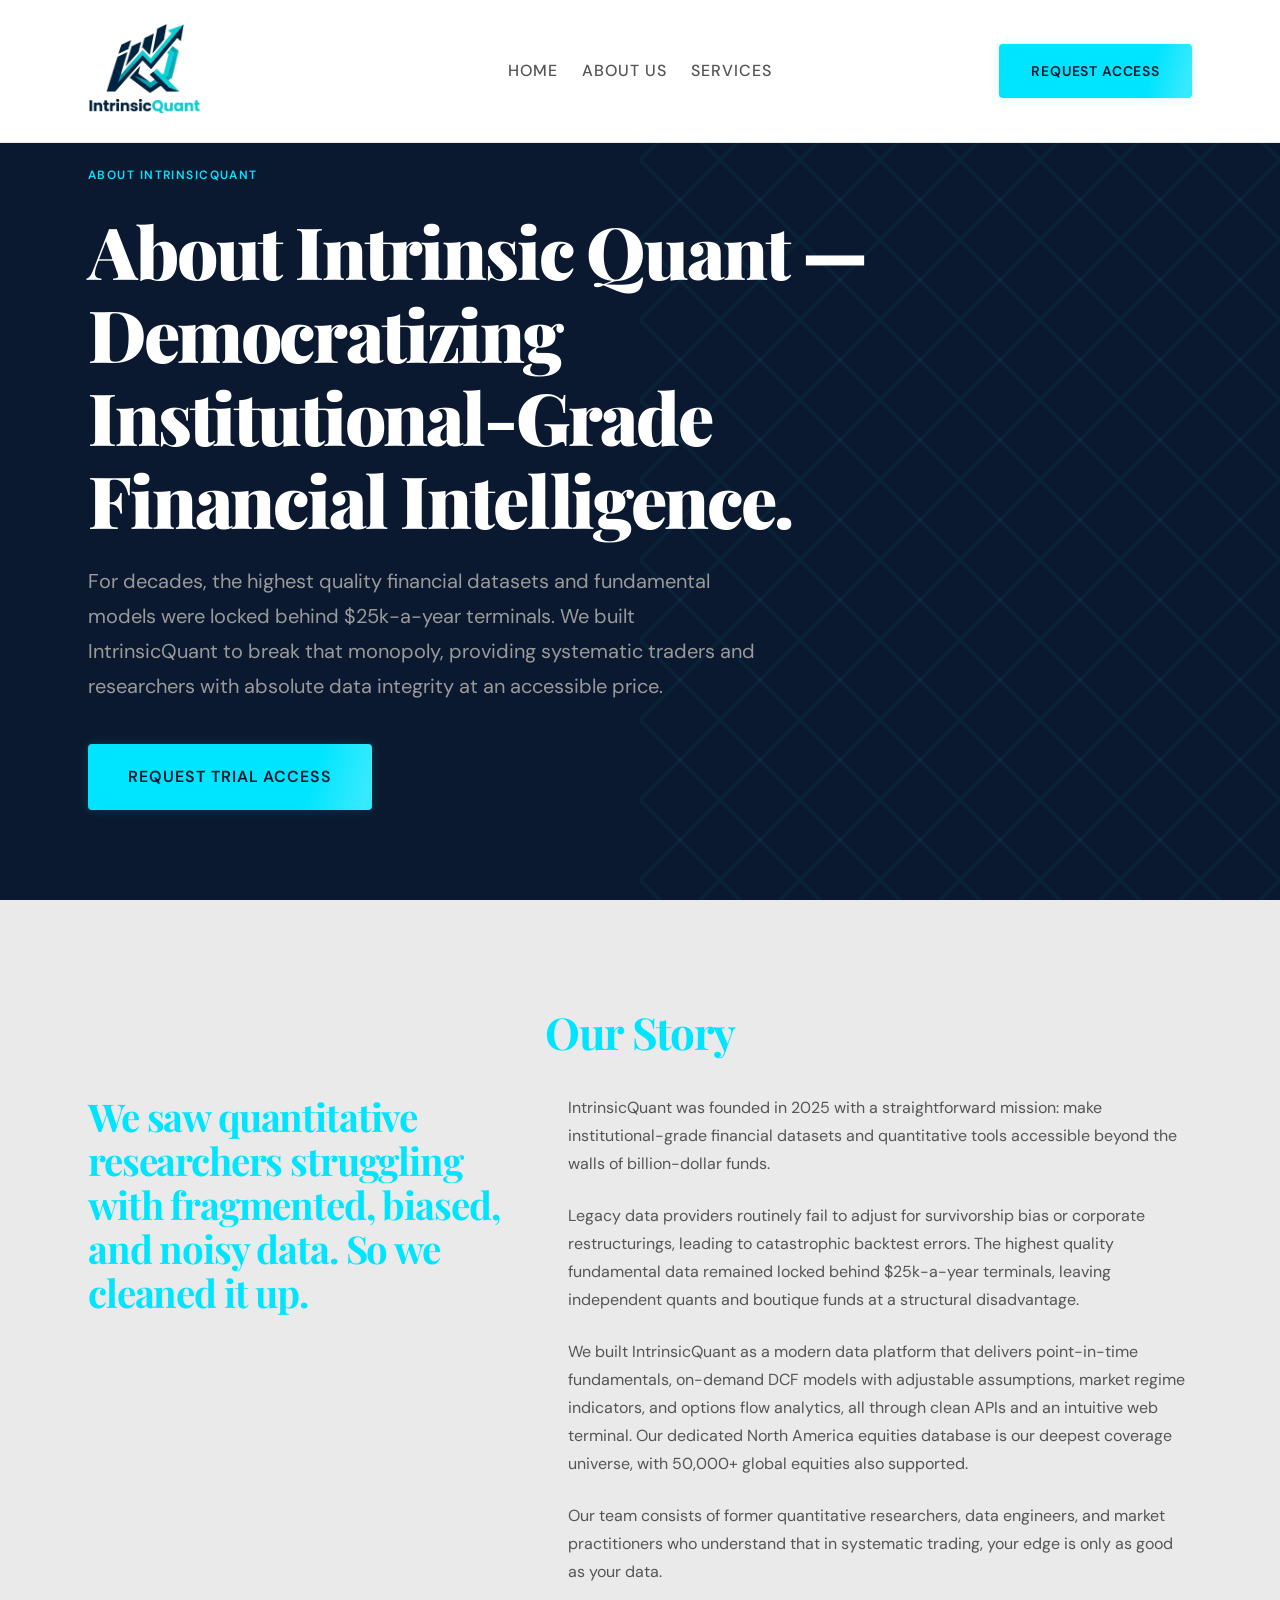
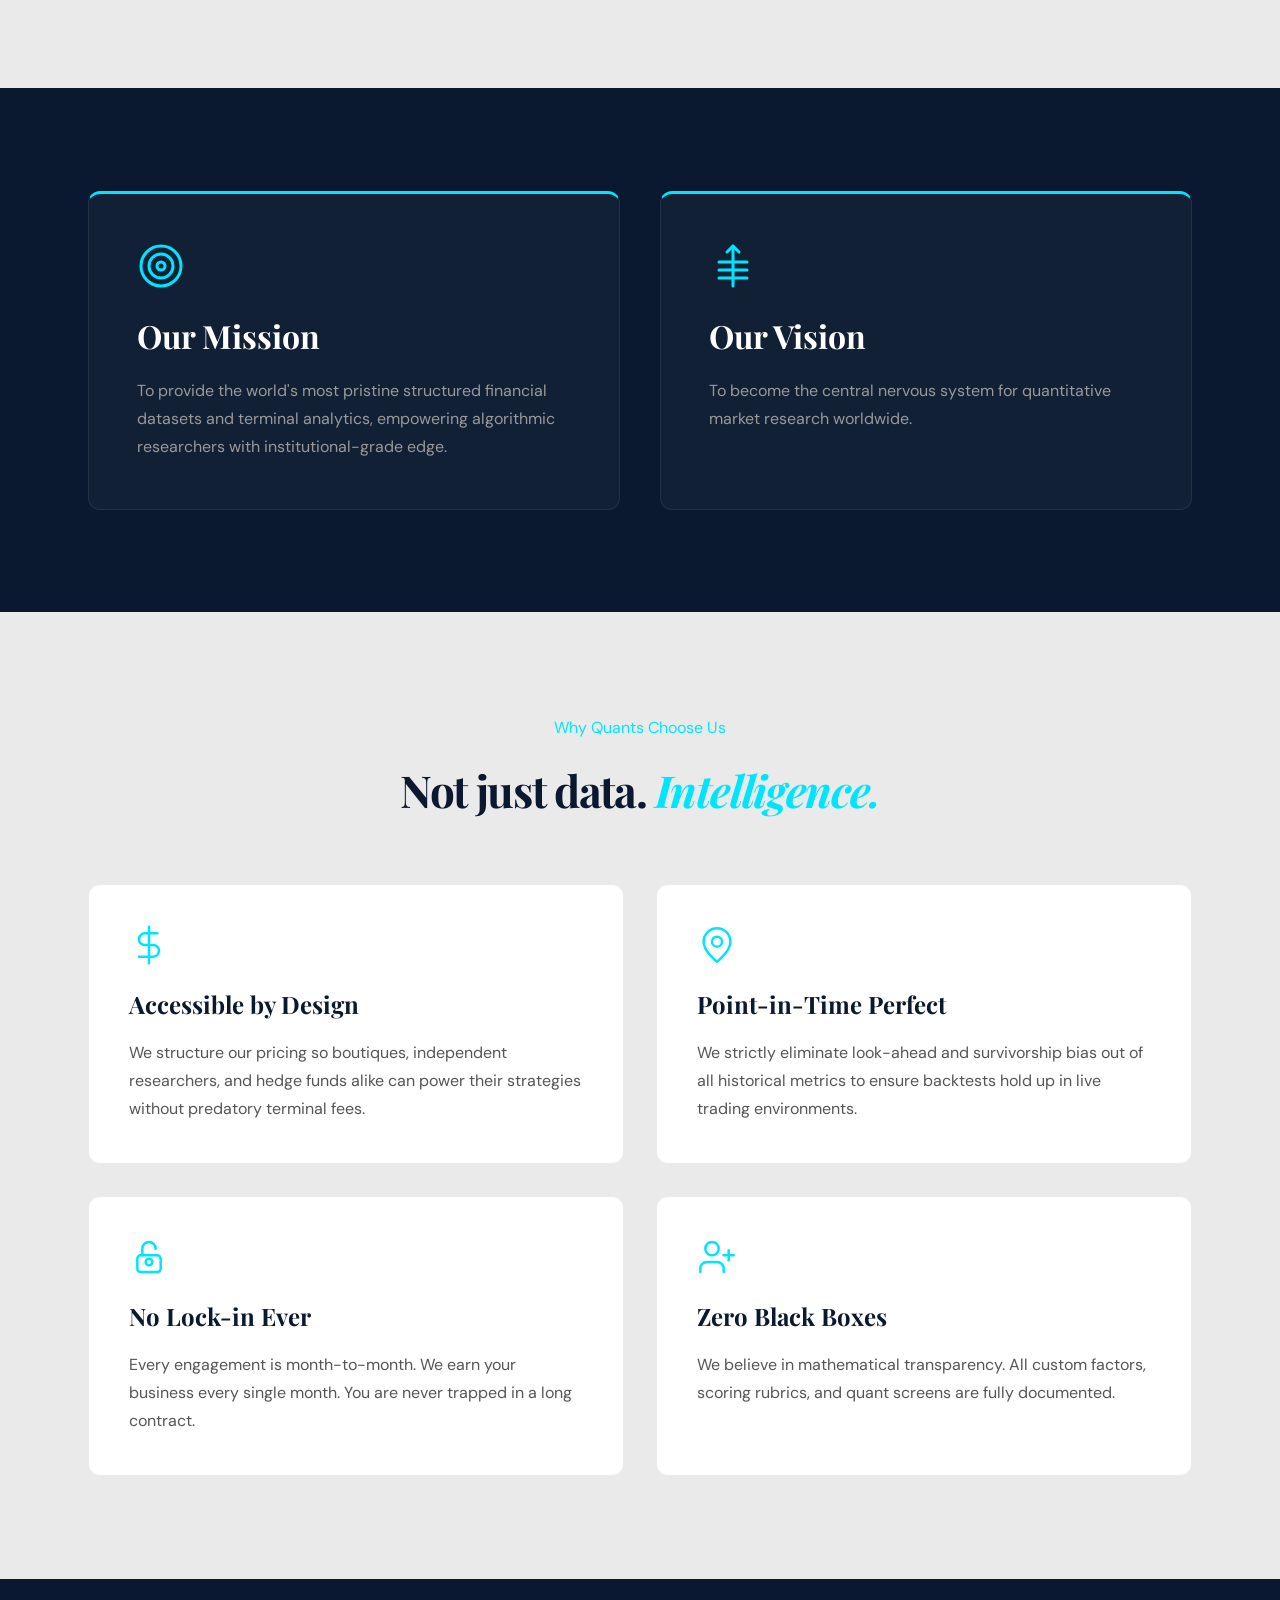
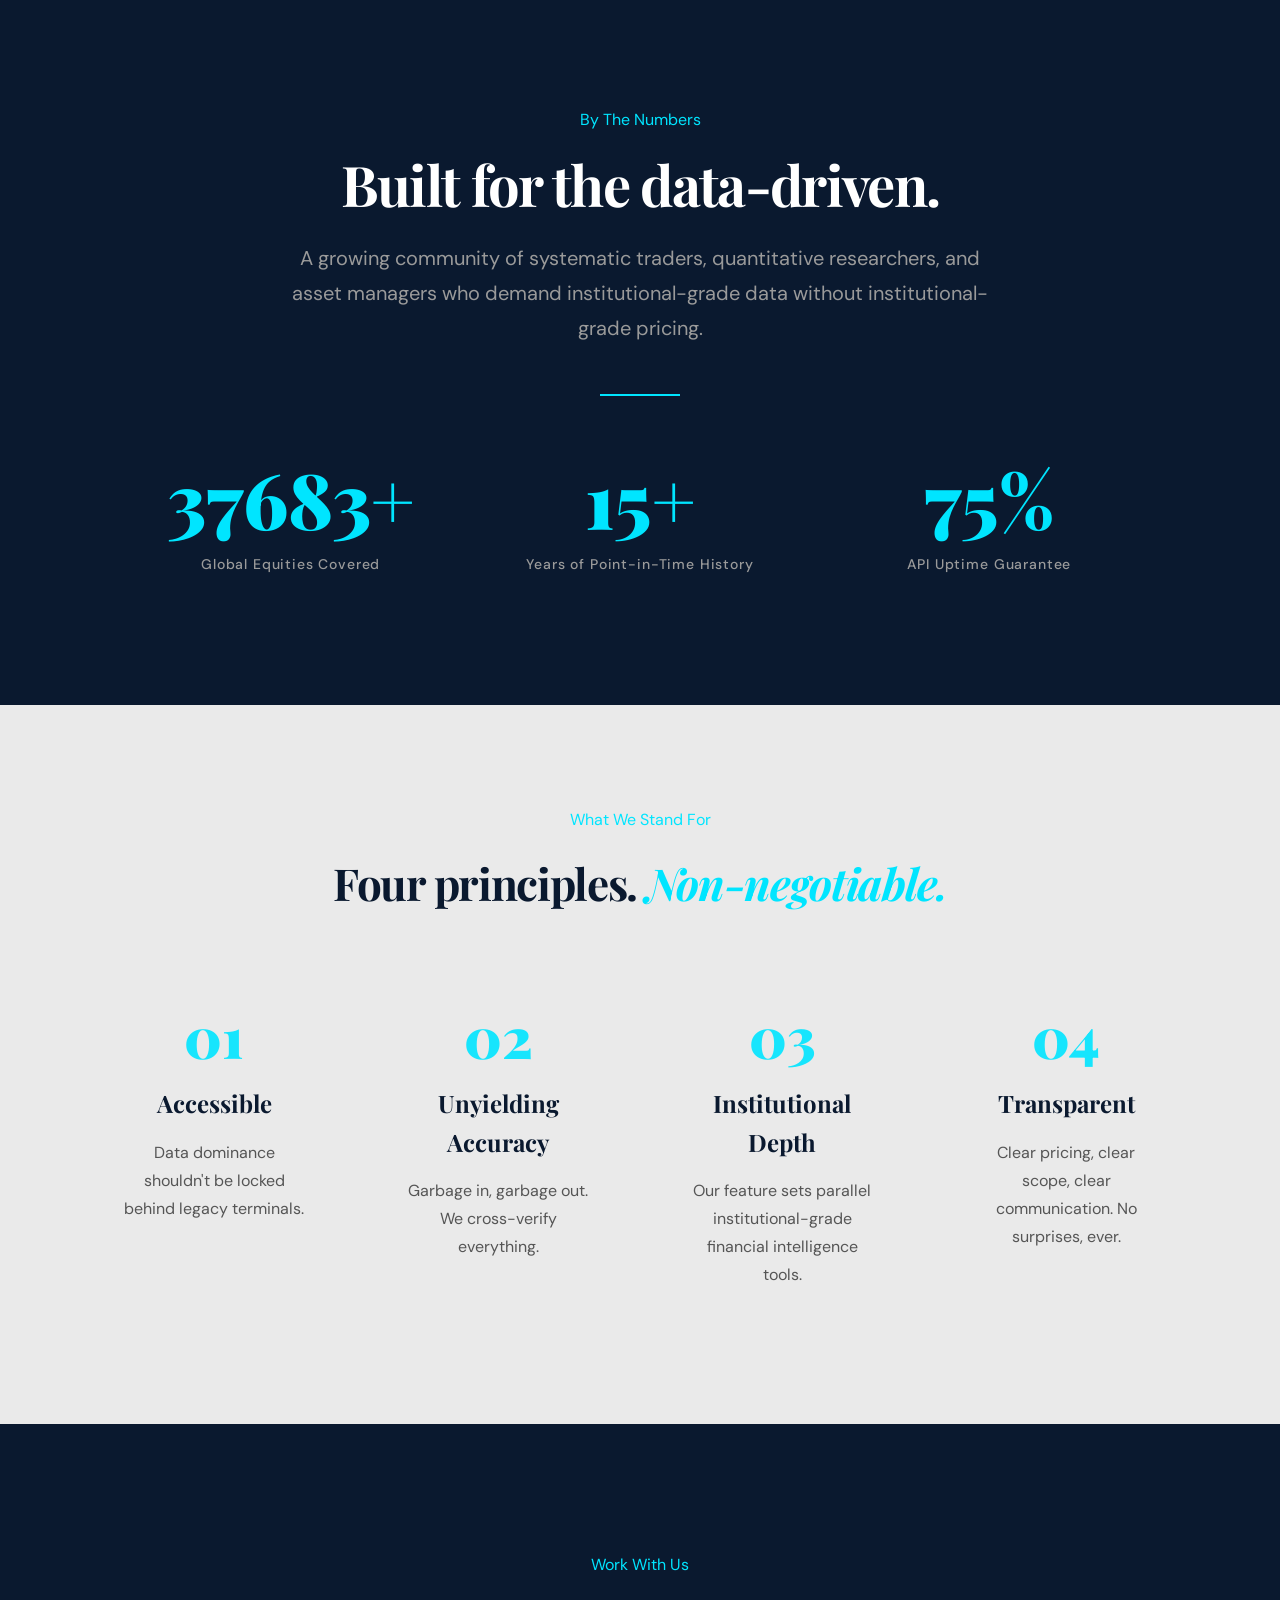
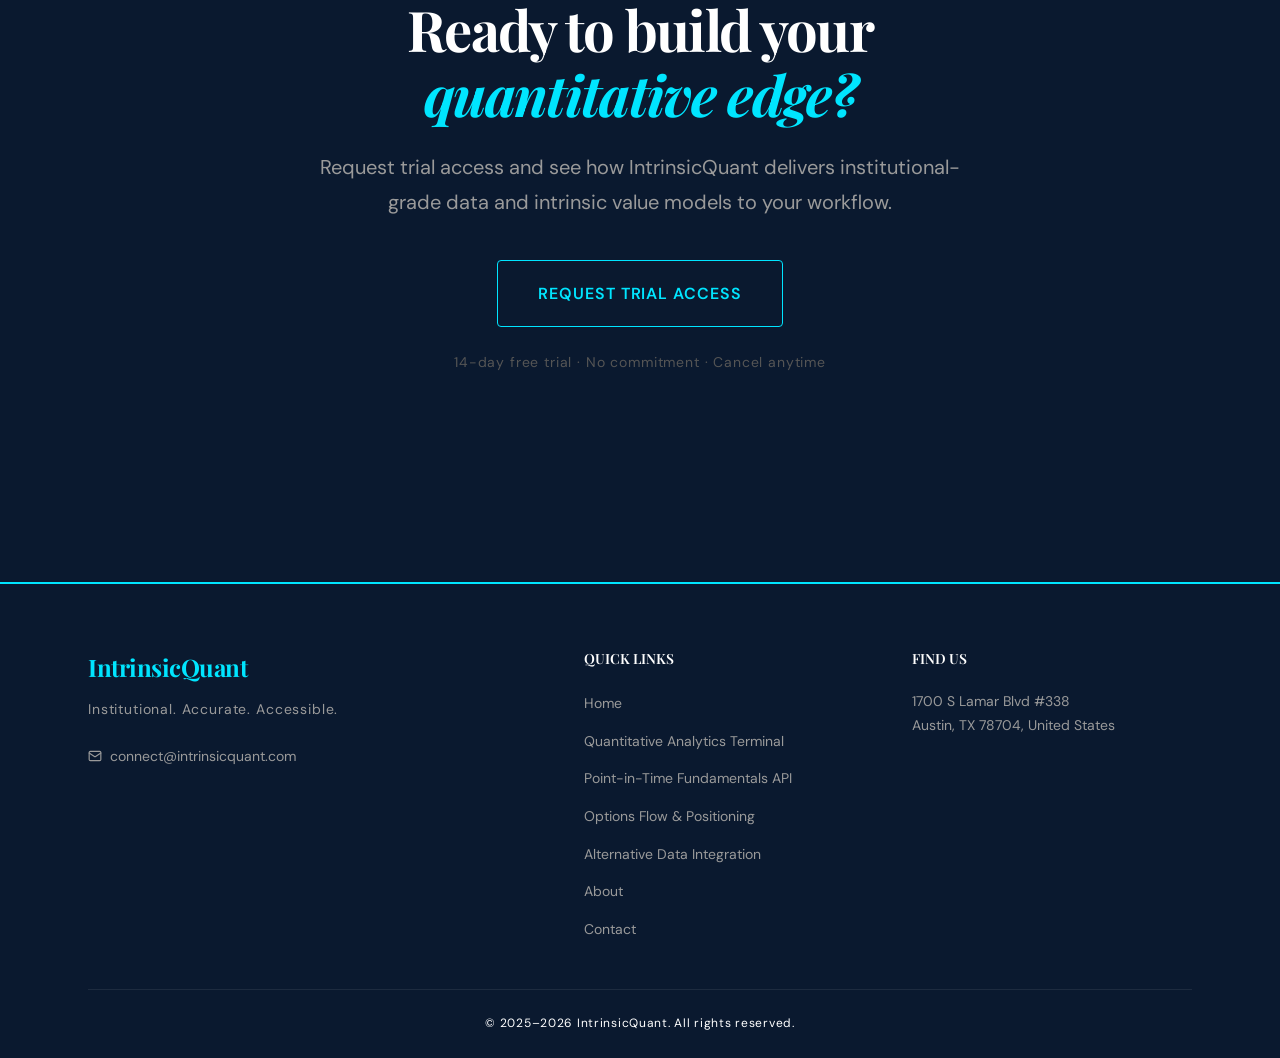
<file: about/index.html>
<!DOCTYPE html>
<html lang="en">

<head>
  <meta charset="UTF-8">
  <meta name="viewport" content="width=device-width, initial-scale=1.0">
  <!-- Favicons for Google Search & Browser recognition -->
  <link rel="icon" href="https://intrinsicquant.com/favicon.ico" sizes="32x32">
  <link rel="icon" href="https://intrinsicquant.com/favicon-192.png" sizes="192x192" type="image/png">
  <link rel="apple-touch-icon" href="https://intrinsicquant.com/apple-touch-icon.png">
  <link rel="shortcut icon" href="https://intrinsicquant.com/favicon.ico">
  <title>About Us — IntrinsicQuant</title>
  <meta name="description"
    content="Learn about IntrinsicQuant — our mission to democratize institutional-grade quantitative financial data for systematic traders, quant researchers, and asset managers worldwide.">
  <meta name="robots" content="index, follow, max-image-preview:large, max-snippet:-1, max-video-preview:-1">
  <!-- SEO: keyword meta tag with brand variations and common typos -->
  <meta name="keywords" content="Intrinsic Quant, IntrinsicQuant, intrinsicquant, intrinsic quant, intrisic quant, intrinsic quant about, intrinsicquant.com, quantitative financial data, quantitative data platform, point-in-time fundamentals, financial data API, quant data provider, institutional financial data">
  <link rel="canonical" href="https://intrinsicquant.com/about/">
  <meta property="og:title" content="About Us — IntrinsicQuant">
  <meta property="og:description"
    content="Learn about IntrinsicQuant and our mission to democratize institutional-grade financial data.">
  <!-- SEO: fixed OG image path to match actual file -->
  <meta property="og:image" content="https://intrinsicquant.com/assets/images/logo.png">
  <meta property="og:url" content="https://intrinsicquant.com/about/">
  <meta property="og:type" content="website">
  <meta name="twitter:card" content="summary_large_image">
  <meta name="twitter:title" content="About Us — IntrinsicQuant">
  <meta name="twitter:description" content="Learn about IntrinsicQuant and our mission to democratize institutional-grade financial data.">
  <!-- SEO: fixed Twitter image path to match actual file -->
  <meta name="twitter:image" content="https://intrinsicquant.com/assets/images/logo.png">
  <link
    href="https://fonts.googleapis.com/css2?family=Playfair+Display:wght@400;700;900&family=DM+Sans:wght@300;400;500;600&display=swap"
    rel="stylesheet">
  <link rel="preconnect" href="https://fonts.googleapis.com">
  <link rel="preconnect" href="https://fonts.gstatic.com" crossorigin>
  <link rel="stylesheet" href="../css/styles.css">
  <!-- SEO: Organization JSON-LD for about page -->
  <script type="application/ld+json">
  {
    "@context": "https://schema.org",
    "@type": "Organization",
    "name": "IntrinsicQuant",
    "alternateName": ["Intrinsic Quant", "intrinsicquant", "intrinsic quant"],
    "description": "Intrinsic Quant (IntrinsicQuant) is an institutional-grade quantitative financial data platform delivering point-in-time fundamentals, options flow analytics, and API access to systematic traders and asset managers.",
    "logo": "https://intrinsicquant.com/assets/images/logo.png",
    "url": "https://intrinsicquant.com/",
    "email": "connect@intrinsicquant.com"
  }
  </script>
  <!-- SEO: BreadcrumbList for about page -->
  <script type="application/ld+json">
  {
    "@context": "https://schema.org",
    "@type": "BreadcrumbList",
    "itemListElement": [
      { "@type": "ListItem", "position": 1, "name": "Intrinsic Quant Home", "item": "https://intrinsicquant.com/" },
      { "@type": "ListItem", "position": 2, "name": "About Intrinsic Quant", "item": "https://intrinsicquant.com/about/" }
    ]
  }
  </script>
  <script defer src="../js/main.js"></script>
</head>

<body>

  <!-- NAV -->
  <nav class="nav" id="navbar">
    <div class="container">
      <div class="nav__inner">

        <a class="nav__logo" href="../">
          <img src="../assets/images/logo.png" alt="Intrinsic Quant — IntrinsicQuant Logo" height="80">
        </a>

        <ul class="nav__links">
          <li class="nav__item">
            <a href="/" class="nav__link">Home</a>
          </li>
          <li class="nav__item">
            <a href="/about/" class="nav__link">About Us</a>
          </li>
          <li class="nav__item">
            <a href="/#services" class="nav__link">Services</a>
          </li>
          
        </ul>

        <div class="nav__ctas">
          
          <a class="btn btn--sm btn--primary" href="/contact/">Request Access</a>
        </div>

        <button class="nav__hamburger" id="nav-hamburger" aria-label="Toggle menu" aria-expanded="false">
          <span></span><span></span><span></span>
        </button>

      </div>
    </div>
  </nav>

  <div class="nav__mobile" id="nav-mobile">
    <a href="/" class="nav__link">Home</a>
    <a href="/about/" class="nav__link">About Us</a>
    <a href="/#services" class="nav__link">Services</a>
    
    <div style="margin-top:auto;display:flex;flex-direction:column;gap:12px;">
      
      <a class="btn btn--primary" href="/contact/">Request Access</a>
    </div>
  </div>

  <main id="main-content">
  <!-- SECTION 1: HERO -->
  <section class="about-hero">
    <div class="container">
      <div class="about-hero__content">
        <p class="about-hero__label">About IntrinsicQuant</p>
        <!-- SEO: H1 includes brand keyword "Intrinsic Quant" -->
        <h1 class="about-hero__headline">About Intrinsic Quant — Democratizing Institutional-Grade Financial Intelligence.</h1>
        <p class="about-hero__subline">For decades, the highest quality financial datasets and fundamental models were locked behind $25k-a-year terminals. We built IntrinsicQuant to break that monopoly, providing systematic traders and researchers with absolute data integrity at an accessible price.</p>
        <div class="about-hero__buttons">
          <a href="/contact/" class="btn btn--primary btn--lg">Request Trial Access</a>
          
        </div>
      </div>
      <div class="about-hero__texture"></div>
    </div>
  </section>

  <!-- SECTION 2: OUR STORY -->
  <section class="about-story">
    <div class="container">
      <h2 class="section-label">Our Story</h2>
      <div class="about-story__grid">
        <div class="about-story__quote">
          <p>We saw quantitative researchers struggling with fragmented, biased, and noisy data. So we cleaned it up.</p>
        </div>
        <div class="about-story__body">
          <p>IntrinsicQuant was founded in 2025 with a straightforward mission: make institutional-grade financial datasets and quantitative tools accessible beyond the walls of billion-dollar funds.</p>
          <p>Legacy data providers routinely fail to adjust for survivorship bias or corporate restructurings, leading to catastrophic backtest errors. The highest quality fundamental data remained locked behind $25k-a-year terminals, leaving independent quants and boutique funds at a structural disadvantage.</p>
          <p>We built IntrinsicQuant as a modern data platform that delivers point-in-time fundamentals, on-demand DCF models with adjustable assumptions, market regime indicators, and options flow analytics, all through clean APIs and an intuitive web terminal. Our dedicated North America equities database is our deepest coverage universe, with 50,000+ global equities also supported.</p>
          <p>Our team consists of former quantitative researchers, data engineers, and market practitioners who understand that in systematic trading, your edge is only as good as your data.</p>
        </div>
      </div>
    </div>
  </section>

  <!-- SECTION 3: MISSION AND VISION -->
  <section class="about-mission">
    <div class="container">
      <div class="about-mission__grid">
        <div class="about-mission__card">
          <div class="about-mission__icon">
            <svg xmlns="http://www.w3.org/2000/svg" width="48" height="48" viewBox="0 0 24 24" fill="none"
              stroke="currentColor" stroke-width="1.5" stroke-linecap="round" stroke-linejoin="round">
              <circle cx="12" cy="12" r="10" />
              <circle cx="12" cy="12" r="6" />
              <circle cx="12" cy="12" r="2" />
            </svg>
          </div>
          <h3>Our Mission</h3>
          <p>To provide the world's most pristine structured financial datasets and terminal analytics, empowering algorithmic researchers with institutional-grade edge.</p>
        </div>
        <div class="about-mission__card">
          <div class="about-mission__icon">
            <svg xmlns="http://www.w3.org/2000/svg" width="48" height="48" viewBox="0 0 24 24" fill="none"
              stroke="currentColor" stroke-width="1.5" stroke-linecap="round" stroke-linejoin="round">
              <path d="M12 2v20" />
              <path d="m15 5-3-3-3 3" />
              <path d="M5 10h14" />
              <path d="M5 14h14" />
              <path d="M5 18h14" />
            </svg>
          </div>
          <h3>Our Vision</h3>
          <p>To become the central nervous system for quantitative market research worldwide.</p>
        </div>
      </div>
    </div>
  </section>

  <!-- SECTION 4: WHAT MAKES US DIFFERENT -->
  <section class="about-different">
    <div class="container">
      <p class="section-label">Why Quants Choose Us</p>
      <h2 class="section-title">Not just data. <span class="italic-accent">Intelligence.</span></h2>
      <div class="about-different__grid">
        <div class="about-different__card">
          <div class="about-different__icon">
            <svg xmlns="http://www.w3.org/2000/svg" width="40" height="40" viewBox="0 0 24 24" fill="none"
              stroke="currentColor" stroke-width="1.5" stroke-linecap="round" stroke-linejoin="round">
              <line x1="12" y1="1" x2="12" y2="23" />
              <path d="M17 5H9.5a3.5 3.5 0 0 0 0 7h5a3.5 3.5 0 0 1 0 7H6" />
            </svg>
          </div>
          <h4>Accessible by Design</h4>
          <p>We structure our pricing so boutiques, independent researchers, and hedge funds alike can power their strategies without predatory terminal fees.</p>
        </div>
        <div class="about-different__card">
          <div class="about-different__icon">
            <svg xmlns="http://www.w3.org/2000/svg" width="40" height="40" viewBox="0 0 24 24" fill="none"
              stroke="currentColor" stroke-width="1.5" stroke-linecap="round" stroke-linejoin="round">
              <path d="M20 10c0 6-8 12-8 12s-8-6-8-12a8 8 0 0 1 16 0Z" />
              <circle cx="12" cy="10" r="3" />
            </svg>
          </div>
          <h4>Point-in-Time Perfect</h4>
          <p>We strictly eliminate look-ahead and survivorship bias out of all historical metrics to ensure backtests hold up in live trading environments.</p>
        </div>
        <div class="about-different__card">
          <div class="about-different__icon">
            <svg xmlns="http://www.w3.org/2000/svg" width="40" height="40" viewBox="0 0 24 24" fill="none"
              stroke="currentColor" stroke-width="1.5" stroke-linecap="round" stroke-linejoin="round">
              <rect x="5" y="11" width="14" height="10" rx="2" ry="2" />
              <path d="M12 17a2 2 0 1 0 0-4 2 2 0 0 0 0 4z" />
              <path d="M8 11V7a4 4 0 0 1 8 0" />
            </svg>
          </div>
          <h4>No Lock-in Ever</h4>
          <p>Every engagement is month-to-month. We earn your business every single month. You are never trapped in a long contract.</p>
        </div>
        <div class="about-different__card">
          <div class="about-different__icon">
            <svg xmlns="http://www.w3.org/2000/svg" width="40" height="40" viewBox="0 0 24 24" fill="none"
              stroke="currentColor" stroke-width="1.5" stroke-linecap="round" stroke-linejoin="round">
              <path d="M16 21v-2a4 4 0 0 0-4-4H6a4 4 0 0 0-4 4v2" />
              <circle cx="9" cy="7" r="4" />
              <line x1="19" y1="8" x2="19" y2="14" />
              <line x1="22" y1="11" x2="16" y2="11" />
            </svg>
          </div>
          <h4>Zero Black Boxes</h4>
          <p>We believe in mathematical transparency. All custom factors, scoring rubrics, and quant screens are fully documented.</p>
        </div>
      </div>
    </div>
  </section>

  <!-- SECTION 5: THE HIVE COMMUNITY -->
  <section class="about-hive">
    <div class="container">
      <p class="section-label">By The Numbers</p>
      <h2 class="about-hive__headline">Built for the data-driven.</h2>
      <p class="about-hive__subline">A growing community of systematic traders, quantitative researchers, and asset managers who demand institutional-grade data without institutional-grade pricing.</p>
      <div class="about-hive__divider"></div>
      <div class="about-hive__stats">
        <div class="about-hive__stat">
          <div class="about-hive__stat-num" data-counter data-target="50000" data-suffix="+">0+</div>
          <div class="about-hive__stat-label">Global Equities Covered</div>
        </div>
        <div class="about-hive__stat">
          <div class="about-hive__stat-num" data-counter data-target="20" data-suffix="+">0+</div>
          <div class="about-hive__stat-label">Years of Point-in-Time History</div>
        </div>
        <div class="about-hive__stat">
          <div class="about-hive__stat-num" data-counter data-target="99" data-suffix="%">0%</div>
          <div class="about-hive__stat-label">API Uptime Guarantee</div>
        </div>
      </div>
    </div>
  </section>

  <!-- SECTION 6: VALUES -->
  <section class="about-values">
    <div class="container">
      <p class="section-label">What We Stand For</p>
      <h2 class="section-title">Four principles. <span class="italic-accent">Non-negotiable.</span></h2>
      <div class="about-values__grid">
        <div class="about-values__card">
          <div class="about-values__num">01</div>
          <h4>Accessible</h4>
          <p>Data dominance shouldn't be locked behind legacy terminals.</p>
        </div>
        <div class="about-values__card">
          <div class="about-values__num">02</div>
          <h4>Unyielding Accuracy</h4>
          <p>Garbage in, garbage out. We cross-verify everything.</p>
        </div>
        <div class="about-values__card">
          <div class="about-values__num">03</div>
          <h4>Institutional Depth</h4>
          <p>Our feature sets parallel institutional-grade financial intelligence tools.</p>
        </div>
        <div class="about-values__card">
          <div class="about-values__num">04</div>
          <h4>Transparent</h4>
          <p>Clear pricing, clear scope, clear communication. No surprises, ever.</p>
        </div>
      </div>
    </div>
  </section>

  <!-- SECTION 8: CTA -->
  <section class="about-cta">
    <div class="container">
      <p class="section-label">Work With Us</p>
      <h2 class="about-cta__headline">Ready to build your <span class="italic-accent">quantitative edge?</span></h2>
      <p class="about-cta__subline">Request trial access and see how IntrinsicQuant delivers institutional-grade data and intrinsic value models to your workflow.</p>
      <div class="about-cta__buttons">

        <a href="/contact/" class="btn btn--secondary btn--lg">Request Trial Access</a>
      </div>
      <p class="about-cta__note">14-day free trial · No commitment · Cancel anytime</p>
    </div>
  </section>

  </main>

  <!-- FOOTER -->
  <footer class="site-footer">
    <div class="container">
      <div class="footer-grid">

        <!-- Col 1: Brand -->
        <div class="footer-col footer-brand">
          <a class="footer-logo" href="/">IntrinsicQuant</a>
          <p class="footer-tagline">Institutional. Accurate. Accessible.</p>
          <div class="footer-contact">
            
            <a class="footer-contact-link" href="mailto:connect@intrinsicquant.com">
              <svg xmlns="http://www.w3.org/2000/svg" width="14" height="14" viewBox="0 0 24 24" fill="none"
                stroke="currentColor" stroke-width="2" stroke-linecap="round" stroke-linejoin="round"
                aria-hidden="true">
                <rect width="20" height="16" x="2" y="4" rx="2" />
                <path d="m22 7-8.97 5.7a1.94 1.94 0 0 1-2.06 0L2 7" />
              </svg>
              connect@intrinsicquant.com
            </a>
          </div>
        </div>

        <!-- Col 2: Quick Links -->
        <div class="footer-col">
          <h4 class="footer-heading">Quick Links</h4>
          <ul class="footer-links">
            <li><a href="/">Home</a></li>
            <li><a href="/#services">Quantitative Analytics Terminal</a></li>
            <li><a href="/#services">Point-in-Time Fundamentals API</a></li>
            <li><a href="/#services">Options Flow & Positioning</a></li>
            <li><a href="/#services">Alternative Data Integration</a></li>
            <li><a href="/about/">About</a></li>
            <li><a href="/contact/">Contact</a></li>
          </ul>
        </div>

        <!-- Col 3: Location & Social -->
        <div class="footer-col">
          <h4 class="footer-heading">Find Us</h4>
          <p class="footer-address">1700 S Lamar Blvd #338<br>Austin, TX 78704, United States</p>
          
          
        </div>

      </div>
      <div class="footer-bottom">
        <p>© 2025–2026 IntrinsicQuant. All rights reserved.</p>
      </div>
    </div>
  </footer>
</body>

</html>
</file>
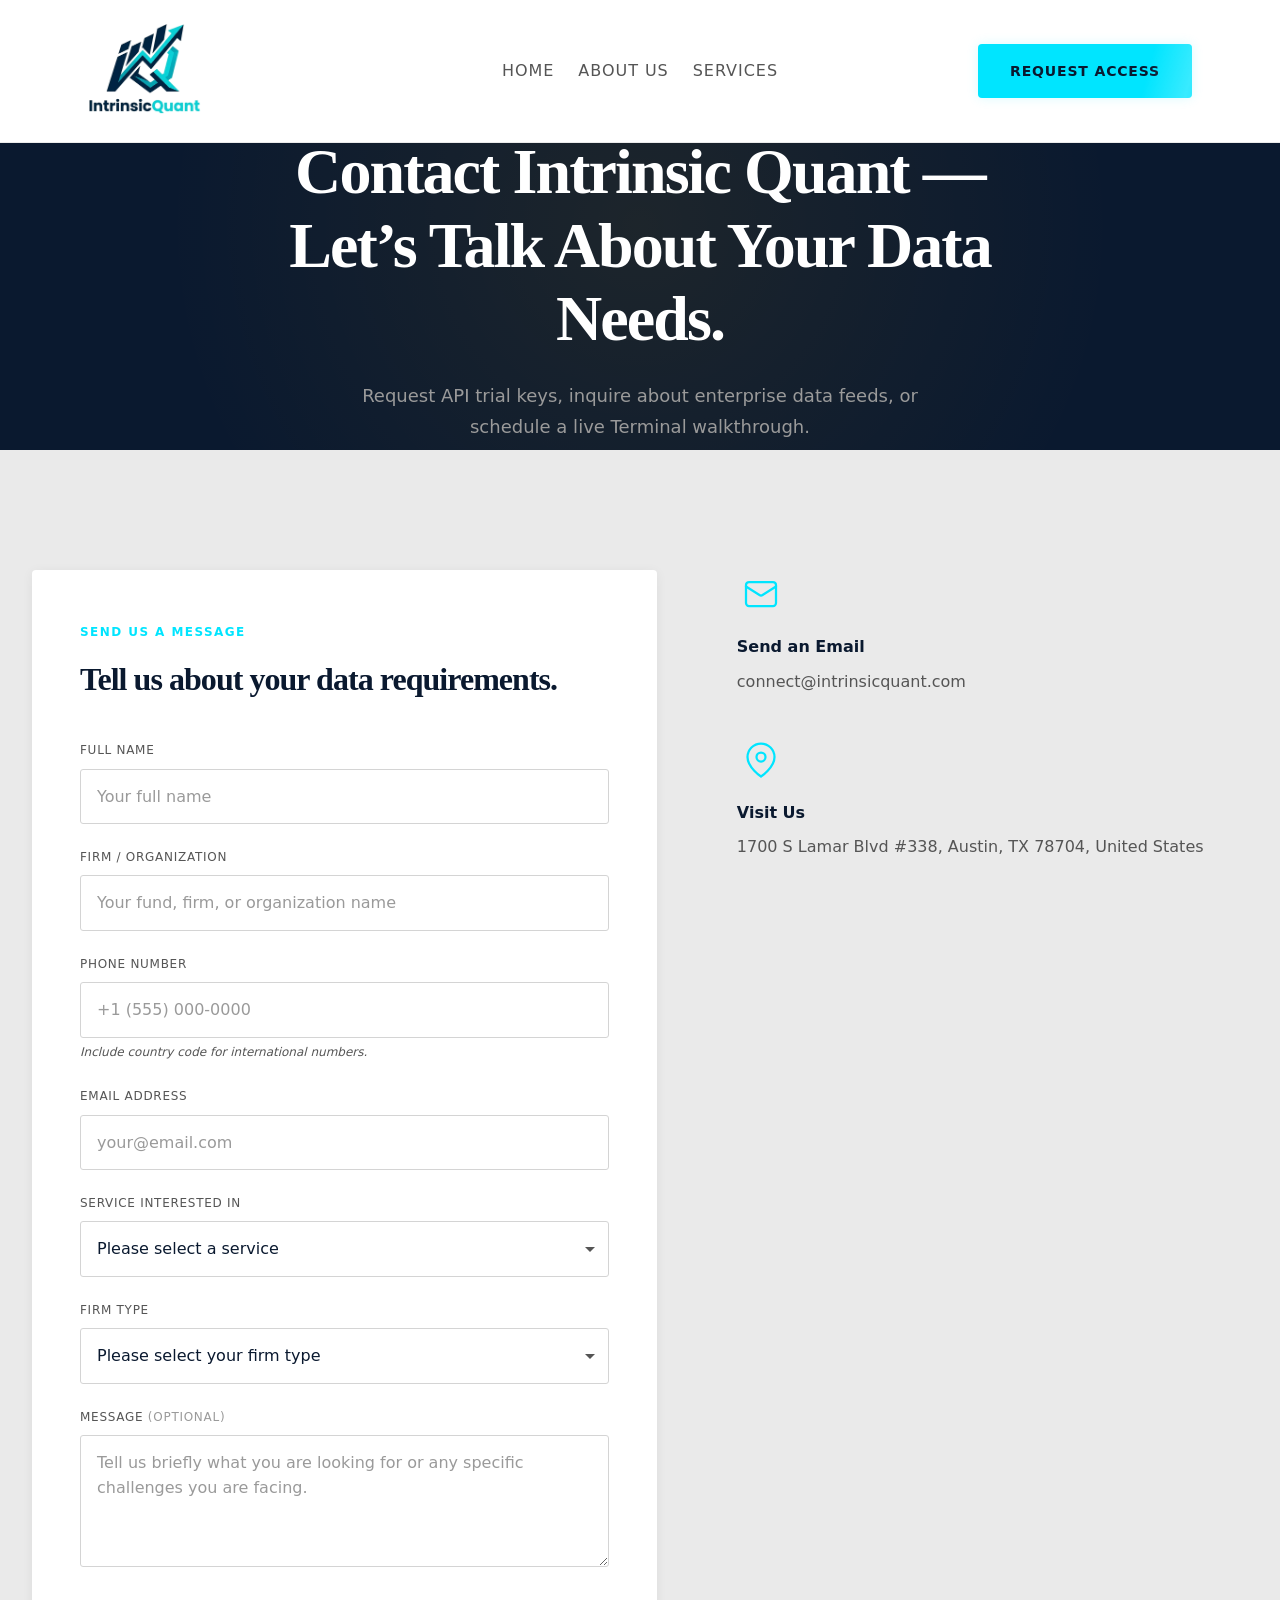
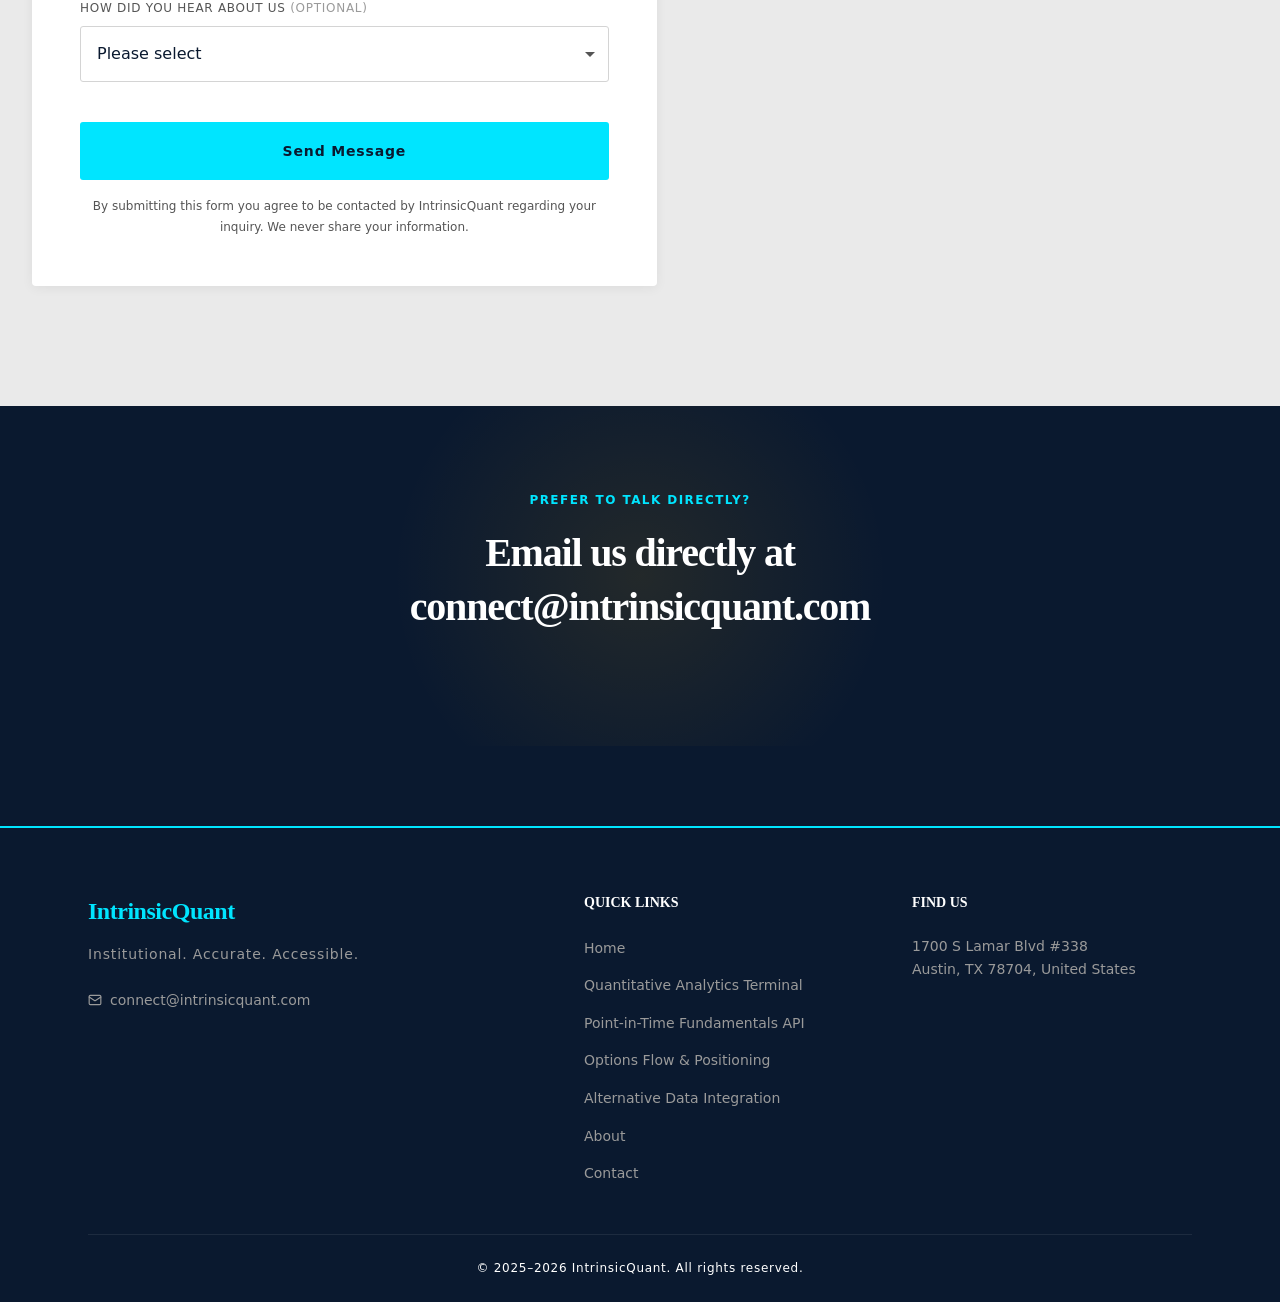
<file: contact/index.html>
<!DOCTYPE html>
<html lang="en">

<head>
  <meta charset="UTF-8">
  <meta name="viewport" content="width=device-width, initial-scale=1.0">
  <!-- Favicons for Google Search & Browser recognition -->
  <link rel="icon" href="https://intrinsicquant.com/favicon.ico" sizes="32x32">
  <link rel="icon" href="https://intrinsicquant.com/favicon-192.png" sizes="192x192" type="image/png">
  <link rel="apple-touch-icon" href="https://intrinsicquant.com/apple-touch-icon.png">
  <link rel="shortcut icon" href="https://intrinsicquant.com/favicon.ico">
  <title>Contact — IntrinsicQuant</title>
  <meta name="description"
    content="Contact IntrinsicQuant for API trial access, enterprise Snowflake data delivery, or custom data packages. Reach our quant data team in Austin, TX.">
  <meta name="robots" content="index, follow, max-image-preview:large, max-snippet:-1, max-video-preview:-1">
  <!-- SEO: keyword meta tag with brand variations and common typos -->
  <meta name="keywords" content="Intrinsic Quant, IntrinsicQuant, intrinsicquant, intrinsic quant, intrisic quant, intrinsic quant contact, intrinsicquant.com, contact quantitative data provider, financial data API contact">
  <link rel="canonical" href="https://intrinsicquant.com/contact/">
  <meta property="og:title" content="Contact Us — IntrinsicQuant">
  <meta property="og:description"
    content="Contact IntrinsicQuant for API trial access, Enterprise Snowflake delivery, or General support.">
  <meta property="og:image" content="https://intrinsicquant.com/assets/images/logo.png">
  <meta property="og:url" content="https://intrinsicquant.com/contact/">
  <meta property="og:type" content="website">
  <meta name="twitter:card" content="summary_large_image">
  <meta name="twitter:title" content="Contact Us — IntrinsicQuant">
  <meta name="twitter:description" content="Contact IntrinsicQuant for API trial access, Enterprise Snowflake delivery, or General support.">
  <meta name="twitter:image" content="https://intrinsicquant.com/assets/images/logo.png">
  <link rel="preconnect" href="https://fonts.googleapis.com">
  <link rel="preconnect" href="https://fonts.gstatic.com" crossorigin>
  <link rel="stylesheet" href="../css/styles.css">
  <!-- SEO: Organization JSON-LD for contact page -->
  <script type="application/ld+json">
  {
    "@context": "https://schema.org",
    "@type": "Organization",
    "name": "IntrinsicQuant",
    "alternateName": ["Intrinsic Quant", "intrinsicquant", "intrinsic quant"],
    "description": "Intrinsic Quant (IntrinsicQuant) is an institutional-grade quantitative financial data platform delivering point-in-time fundamentals, options flow analytics, and API access to systematic traders and asset managers.",
    "logo": "https://intrinsicquant.com/assets/images/logo.png",
    "url": "https://intrinsicquant.com/",
    "email": "connect@intrinsicquant.com"
  }
  </script>
  <!-- SEO: BreadcrumbList for contact page -->
  <script type="application/ld+json">
  {
    "@context": "https://schema.org",
    "@type": "BreadcrumbList",
    "itemListElement": [
      { "@type": "ListItem", "position": 1, "name": "Intrinsic Quant Home", "item": "https://intrinsicquant.com/" },
      { "@type": "ListItem", "position": 2, "name": "Contact Intrinsic Quant", "item": "https://intrinsicquant.com/contact/" }
    ]
  }
  </script>
  <style>
    /* ====================================
       CONTACT PAGE STYLES
       ==================================== */

    /* ANIMATIONS */
    @keyframes fadeInUp {
      from {
        opacity: 0;
        transform: translateY(30px);
      }
      to {
        opacity: 1;
        transform: translateY(0);
      }
    }

    @keyframes fadeIn {
      from {
        opacity: 0;
      }
      to {
        opacity: 1;
      }
    }

    @keyframes slideInLeft {
      from {
        opacity: 0;
        transform: translateX(-40px);
      }
      to {
        opacity: 1;
        transform: translateX(0);
      }
    }

    @keyframes slideInRight {
      from {
        opacity: 0;
        transform: translateX(40px);
      }
      to {
        opacity: 1;
        transform: translateX(0);
      }
    }

    @keyframes scaleIn {
      from {
        opacity: 0;
        transform: scale(0.95);
      }
      to {
        opacity: 1;
        transform: scale(1);
      }
    }

    @keyframes pulse {
      0%, 100% {
        transform: scale(1);
      }
      50% {
        transform: scale(1.05);
      }
    }

    @keyframes iconFloat {
      0%, 100% {
        transform: translateY(0);
      }
      50% {
        transform: translateY(-8px);
      }
    }

    /* SECTION 1: HERO */
    .contact-hero {
      height: 50vh;
      min-height: 400px;
      background: var(--color-black);
      display: flex;
      align-items: center;
      justify-content: center;
      text-align: center;
      padding: var(--space-8) var(--space-6);
      padding-top: calc(var(--space-8) + 80px);
      position: relative;
      overflow: hidden;
      margin-top: 0;
    }

    .contact-hero::before {
      content: '';
      position: absolute;
      top: 0;
      left: 0;
      right: 0;
      bottom: 0;
      background: radial-gradient(circle at 50% 50%, rgba(255, 180, 0, 0.08) 0%, transparent 70%);
      animation: pulse 4s ease-in-out infinite;
    }

    .contact-hero__content {
      max-width: 800px;
      margin: 0 auto;
      position: relative;
      z-index: 1;
    }

    .contact-hero__label {
      display: inline-block;
      font-family: var(--font-body);
      font-size: var(--text-xs);
      font-weight: var(--weight-semibold);
      letter-spacing: var(--tracking-wider);
      text-transform: uppercase;
      color: var(--color-gold);
      margin-bottom: var(--space-6);
      animation: fadeInUp 0.8s ease-out 0.2s both;
    }

    .contact-hero__headline {
      font-family: var(--font-display);
      font-size: clamp(2.5rem, 6vw, 4rem);
      font-weight: var(--weight-bold);
      line-height: var(--leading-tight);
      color: var(--text-primary);
      margin-bottom: var(--space-6);
      animation: fadeInUp 0.8s ease-out 0.4s both;
    }

    .contact-hero__subline {
      font-family: var(--font-body);
      font-size: var(--text-md);
      font-weight: var(--weight-regular);
      line-height: var(--leading-relaxed);
      color: var(--text-secondary);
      max-width: 600px;
      margin: 0 auto;
      animation: fadeInUp 0.8s ease-out 0.6s both;
    }

    /* SECTION 2: CONTACT SPLIT */
    .contact-split {
      background: var(--color-light);
      padding: 120px 0;
    }

    .contact-split__container {
      max-width: 1400px;
      margin: 0 auto;
      padding: 0 var(--space-8);
    }

    .contact-split__grid {
      display: grid;
      grid-template-columns: 55fr 45fr;
      gap: 80px;
      align-items: start;
    }

    /* LEFT COLUMN: LEAD FORM */
    .lead-form {
      background: var(--color-white);
      padding: 48px;
      border-radius: 4px;
      box-shadow: 0 2px 12px rgba(0, 0, 0, 0.06);
      opacity: 0;
      transition: all 0.6s ease-out;
    }

    .lead-form.animate-in {
      animation: slideInLeft 0.8s ease-out forwards;
    }

    .lead-form__label {
      display: inline-block;
      font-family: var(--font-body);
      font-size: var(--text-xs);
      font-weight: var(--weight-semibold);
      letter-spacing: var(--tracking-wider);
      text-transform: uppercase;
      color: var(--color-gold);
      margin-bottom: var(--space-4);
    }

    .lead-form__headline {
      font-family: var(--font-display);
      font-size: var(--text-2xl);
      font-weight: var(--weight-bold);
      color: var(--text-on-light);
      margin-bottom: var(--space-10);
    }

    .lead-form__group {
      margin-bottom: var(--space-6);
      transition: transform 0.3s ease;
    }

    .lead-form__label-text {
      display: block;
      font-family: var(--font-body);
      font-size: var(--text-xs);
      font-weight: var(--weight-medium);
      letter-spacing: var(--tracking-wide);
      text-transform: uppercase;
      color: var(--color-gray-600);
      margin-bottom: var(--space-2);
    }

    .lead-form__label-text--optional {
      color: var(--color-gray-400);
      font-weight: var(--weight-regular);
    }

    .lead-form__input,
    .lead-form__select,
    .lead-form__textarea {
      width: 100%;
      font-family: var(--font-body);
      font-size: var(--text-base);
      font-weight: var(--weight-regular);
      padding: 14px 16px;
      border: 1px solid var(--color-gray-200);
      border-radius: 3px;
      background: var(--color-white);
      color: var(--text-on-light);
      transition: all 0.3s ease;
      outline: none;
    }

    .lead-form__input:hover,
    .lead-form__select:hover,
    .lead-form__textarea:hover {
      border-color: var(--color-gold);
      box-shadow: 0 2px 8px rgba(255, 180, 0, 0.1);
    }

    .lead-form__input::placeholder,
    .lead-form__textarea::placeholder {
      color: var(--color-gray-400);
    }

    .lead-form__input:focus,
    .lead-form__select:focus,
    .lead-form__textarea:focus {
      border-color: var(--color-gold);
      box-shadow: 0 0 0 3px rgba(255, 180, 0, 0.15);
      transform: translateY(-1px);
    }

    .lead-form__input.error,
    .lead-form__select.error,
    .lead-form__textarea.error {
      border-color: #DC2626;
    }

    .lead-form__error {
      display: none;
      font-size: var(--text-xs);
      color: #DC2626;
      margin-top: var(--space-1);
    }

    .lead-form__input.error + .lead-form__error,
    .lead-form__select.error + .lead-form__error,
    .lead-form__textarea.error + .lead-form__error {
      display: block;
    }

    .lead-form__select {
      -webkit-appearance: none;
      -moz-appearance: none;
      appearance: none;
      background-image: url("data:image/svg+xml,%3Csvg xmlns='http://www.w3.org/2000/svg' width='12' height='12' viewBox='0 0 12 12'%3E%3Cpath fill='%23555555' d='M6 9L1 4h10z'/%3E%3C/svg%3E");
      background-repeat: no-repeat;
      background-position: right 12px center;
      padding-right: 36px;
    }

    .lead-form__textarea {
      resize: vertical;
      min-height: 100px;
    }

    .lead-form__note {
      font-size: var(--text-xs);
      color: var(--color-gray-600);
      margin-top: var(--space-1);
      font-style: italic;
    }

    .lead-form__submit {
      width: 100%;
      font-family: var(--font-body);
      font-size: var(--text-sm);
      font-weight: var(--weight-semibold);
      letter-spacing: var(--tracking-wide);
      padding: 18px 32px;
      background: var(--color-gold);
      color: var(--color-black);
      border: none;
      border-radius: 3px;
      cursor: pointer;
      transition: all 0.3s cubic-bezier(0.4, 0, 0.2, 1);
      margin-top: var(--space-4);
      position: relative;
      overflow: hidden;
    }

    .lead-form__submit::before {
      content: '';
      position: absolute;
      top: 50%;
      left: 50%;
      width: 0;
      height: 0;
      border-radius: 50%;
      background: rgba(0, 0, 0, 0.1);
      transform: translate(-50%, -50%);
      transition: width 0.6s, height 0.6s;
    }

    .lead-form__submit:hover::before {
      width: 300px;
      height: 300px;
    }

    .lead-form__submit:hover {
      background: var(--color-gold-dark);
      transform: translateY(-2px);
      box-shadow: 0 8px 20px rgba(255, 180, 0, 0.4);
    }

    .lead-form__submit:active {
      transform: translateY(0);
      box-shadow: 0 4px 12px rgba(255, 180, 0, 0.3);
    }

    .lead-form__disclaimer {
      font-size: var(--text-xs);
      color: var(--color-gray-600);
      line-height: var(--leading-relaxed);
      text-align: center;
      margin-top: var(--space-4);
    }

    .lead-form__success {
      display: none;
      padding: 32px;
      border: 2px solid var(--color-gold);
      border-radius: 4px;
      background: var(--color-gold-glow);
      text-align: center;
    }

    .lead-form__success.visible {
      display: block;
      animation: scaleIn 0.5s cubic-bezier(0.34, 1.56, 0.64, 1) forwards;
    }

    .lead-form__success h3 {
      font-family: var(--font-display);
      font-size: var(--text-xl);
      color: var(--text-on-light);
      margin-bottom: var(--space-3);
    }

    .lead-form__success p {
      font-size: var(--text-base);
      color: var(--color-gray-600);
      line-height: var(--leading-relaxed);
    }

    /* RIGHT COLUMN: CONTACT DETAILS */
    .contact-details {
      position: sticky;
      top: 100px;
      opacity: 0;
    }

    .contact-details.animate-in {
      animation: slideInRight 0.8s ease-out forwards;
    }

    .contact-block {
      margin-bottom: var(--space-10);
      opacity: 0;
      transform: translateY(20px);
      transition: all 0.4s ease;
    }

    .contact-block.animate-in {
      opacity: 1;
      transform: translateY(0);
    }

    .contact-block:hover {
      transform: translateY(-4px);
    }

    .contact-block:hover .contact-block__icon svg {
      animation: iconFloat 0.6s ease-in-out;
    }

    .contact-block__icon {
      display: inline-flex;
      align-items: center;
      justify-content: center;
      width: 48px;
      height: 48px;
      margin-bottom: var(--space-4);
      transition: transform 0.3s ease;
    }

    .contact-block__icon svg {
      flex-shrink: 0;
      transition: all 0.3s ease;
    }

    .contact-block__label {
      font-family: var(--font-body);
      font-size: var(--text-base);
      font-weight: var(--weight-bold);
      color: var(--text-on-light);
      margin-bottom: var(--space-2);
    }

    .contact-block__value {
      font-family: var(--font-body);
      font-size: var(--text-base);
      font-weight: var(--weight-regular);
      color: var(--color-gray-600);
      line-height: var(--leading-relaxed);
      margin-bottom: var(--space-4);
    }

    .contact-block__value a {
      color: var(--color-gray-600);
      text-decoration: none;
      transition: color 0.2s ease;
    }

    .contact-block__value a:hover {
      color: var(--color-gold);
    }

    .contact-block__note {
      font-size: var(--text-sm);
      color: var(--color-gray-400);
      font-style: italic;
    }

    .contact-block__button {
      display: inline-flex;
      align-items: center;
      gap: 8px;
      font-family: var(--font-body);
      font-size: var(--text-sm);
      font-weight: var(--weight-semibold);
      padding: 12px 24px;
      background: var(--color-gold);
      color: var(--color-black);
      border: none;
      border-radius: 3px;
      text-decoration: none;
      cursor: pointer;
      transition: all 0.3s cubic-bezier(0.4, 0, 0.2, 1);
      position: relative;
      overflow: hidden;
    }

    .contact-block__button::after {
      content: '→';
      position: absolute;
      right: 24px;
      opacity: 0;
      transform: translateX(-10px);
      transition: all 0.3s ease;
    }

    .contact-block__button:hover {
      background: var(--color-gold-dark);
      transform: translateY(-2px);
      box-shadow: 0 6px 16px rgba(255, 180, 0, 0.3);
      padding-right: 40px;
    }

    .contact-block__button:hover::after {
      opacity: 1;
      transform: translateX(0);
    }

    /* SECTION 3: CTA STRIP */
    .contact-cta {
      background: var(--color-black);
      padding: 80px var(--space-8);
      text-align: center;
      position: relative;
      overflow: hidden;
      opacity: 0;
    }

    .contact-cta.animate-in {
      animation: fadeIn 0.8s ease-out forwards;
    }

    .contact-cta::before {
      content: '';
      position: absolute;
      top: 50%;
      left: 50%;
      width: 500px;
      height: 500px;
      background: radial-gradient(circle, rgba(255, 180, 0, 0.1) 0%, transparent 70%);
      transform: translate(-50%, -50%);
      animation: pulse 3s ease-in-out infinite;
    }

    .contact-cta__label {
      display: inline-block;
      font-family: var(--font-body);
      font-size: var(--text-xs);
      font-weight: var(--weight-semibold);
      letter-spacing: var(--tracking-wider);
      text-transform: uppercase;
      color: var(--color-gold);
      margin-bottom: var(--space-4);
      position: relative;
      z-index: 1;
    }

    .contact-cta__headline {
      font-family: var(--font-display);
      font-size: clamp(1.75rem, 4vw, 2.5rem);
      font-weight: var(--weight-bold);
      line-height: var(--leading-snug);
      color: var(--text-primary);
      margin-bottom: var(--space-8);
      max-width: 700px;
      margin-left: auto;
      margin-right: auto;
      position: relative;
      z-index: 1;
    }

    .contact-cta__button {
      display: inline-flex;
      align-items: center;
      gap: 10px;
      font-family: var(--font-body);
      font-size: var(--text-base);
      font-weight: var(--weight-semibold);
      padding: 18px 36px;
      background: var(--color-gold);
      color: var(--color-black);
      border: none;
      border-radius: 3px;
      text-decoration: none;
      cursor: pointer;
      transition: all 0.4s cubic-bezier(0.4, 0, 0.2, 1);
      position: relative;
      z-index: 1;
      overflow: hidden;
    }

    .contact-cta__button svg {
      transition: transform 0.3s ease;
    }

    .contact-cta__button::before {
      content: '';
      position: absolute;
      top: 0;
      left: -100%;
      width: 100%;
      height: 100%;
      background: linear-gradient(90deg, transparent, rgba(255, 255, 255, 0.3), transparent);
      transition: left 0.5s ease;
    }

    .contact-cta__button:hover::before {
      left: 100%;
    }

    .contact-cta__button:hover {
      background: var(--color-gold-dark);
      transform: translateY(-3px) scale(1.02);
      box-shadow: 0 10px 30px rgba(255, 180, 0, 0.5);
    }

    .contact-cta__button:hover svg {
      transform: scale(1.1) rotate(-10deg);
    }

    .contact-cta__button:active {
      transform: translateY(-1px) scale(1);
    }

    /* RESPONSIVE */
    @media (max-width: 1024px) {
      .contact-split {
        padding: 80px 0;
      }

      .contact-split__grid {
        grid-template-columns: 1fr;
        gap: 60px;
      }

      .contact-details {
        position: static;
      }

      .lead-form {
        padding: 36px;
      }
    }

    @media (max-width: 768px) {
      .contact-hero {
        height: 60vh;
        min-height: 450px;
        padding: var(--space-6) var(--space-4);
        padding-top: calc(var(--space-6) + 70px);
      }

      .contact-split {
        padding: 60px 0;
      }

      .contact-split__container {
        padding: 0 var(--space-4);
      }

      .lead-form {
        padding: 28px;
      }

      .lead-form__headline {
        font-size: var(--text-xl);
      }

      .contact-cta {
        padding: 60px var(--space-4);
      }
    }
  </style>
  <script defer src="../js/main.js"></script>
</head>

<body>

  <!-- NAV -->
  <nav class="nav" id="navbar">
    <div class="container">
      <div class="nav__inner">

        <a class="nav__logo" href="../">
          <img src="../assets/images/logo.png" alt="Intrinsic Quant — IntrinsicQuant Logo" height="80">
        </a>

        <ul class="nav__links">
          <li class="nav__item">
            <a href="/" class="nav__link">Home</a>
          </li>
          <li class="nav__item">
            <a href="/about/" class="nav__link">About Us</a>
          </li>
          <li class="nav__item">
            <a href="/#services" class="nav__link">Services</a>
          </li>
          
        </ul>

        <div class="nav__ctas">
          
          <a class="btn btn--sm btn--primary" href="/contact/">Request Access</a>
        </div>

        <button class="nav__hamburger" id="nav-hamburger" aria-label="Toggle menu" aria-expanded="false">
          <span></span><span></span><span></span>
        </button>

      </div>
    </div>
  </nav>

  <div class="nav__mobile" id="nav-mobile">
    <a href="/" class="nav__link">Home</a>
    <a href="/about/" class="nav__link">About Us</a>
    <a href="/#services" class="nav__link">Services</a>
    
    <div style="margin-top:auto;display:flex;flex-direction:column;gap:12px;">
      
      <a class="btn btn--primary" href="/contact/">Request Access</a>
    </div>
  </div>

  <main id="main-content">
  <!-- SECTION 1: HERO -->
  <section class="contact-hero">
    <div class="contact-hero__content">
      <span class="contact-hero__label">Get In Touch</span>
      <!-- SEO: H1 includes brand keyword "Intrinsic Quant" -->
      <h1 class="contact-hero__headline">Contact Intrinsic Quant — Let’s Talk About Your Data Needs.</h1>
      <p class="contact-hero__subline">Request API trial keys, inquire about enterprise data feeds, or schedule a live Terminal walkthrough.</p>
    </div>
  </section>

  <!-- SECTION 2: CONTACT SPLIT -->
  <section class="contact-split">
    <div class="contact-split__container">
      <div class="contact-split__grid">

        <!-- LEFT COLUMN: LEAD FORM -->
        <div>
          <div class="lead-form">
            <span class="lead-form__label">Send Us a Message</span>
            <h2 class="lead-form__headline">Tell us about your data requirements.</h2>

            <!-- Success Message (Hidden by default) -->
            <div class="lead-form__success" id="successMessage">
              <h3>Thank you!</h3>
              <p>We have received your message and will be in touch shortly.</p>
            </div>

            <!-- Form -->
            <form action="https://formspree.io/f/xqeyadob" method="POST" id="contactForm">
              <!-- Hidden Fields -->
              <input type="hidden" name="_subject" value="New Lead — IntrinsicQuant Website">
              <input type="hidden" name="_replyto" id="replyto">

              <!-- Field 1: Full Name -->
              <div class="lead-form__group">
                <label class="lead-form__label-text" for="name">Full Name</label>
                <input
                  type="text"
                  class="lead-form__input"
                  id="name"
                  name="name"
                  placeholder="Your full name"
                  required
                >
                <span class="lead-form__error">Please enter your full name</span>
              </div>

              <!-- Field 2: Firm / Organization -->
              <div class="lead-form__group">
                <label class="lead-form__label-text" for="business">Firm / Organization</label>
                <input
                  type="text"
                  class="lead-form__input"
                  id="business"
                  name="business"
                  placeholder="Your fund, firm, or organization name"
                  required
                >
                <span class="lead-form__error">Please enter your firm or organization name</span>
              </div>

              <!-- Field 3: Phone Number -->
              <div class="lead-form__group">
                <label class="lead-form__label-text" for="phone">Phone Number</label>
                <input
                  type="tel"
                  class="lead-form__input"
                  id="phone"
                  name="phone"
                  placeholder="+1 (555) 000-0000"
                  required
                >
                <span class="lead-form__note">Include country code for international numbers.</span>
                <span class="lead-form__error">Please enter a valid phone number</span>
              </div>

              <!-- Field 4: Email Address -->
              <div class="lead-form__group">
                <label class="lead-form__label-text" for="email">Email Address</label>
                <input
                  type="email"
                  class="lead-form__input"
                  id="email"
                  name="email"
                  placeholder="your@email.com"
                  required
                >
                <span class="lead-form__error">Please enter a valid email address</span>
              </div>

              <!-- Field 5: Service Interested In -->
              <div class="lead-form__group">
                <label class="lead-form__label-text" for="service">Service Interested In</label>
                <select class="lead-form__select" id="service" name="service" required>
                  <option value="" disabled selected>Please select a service</option>
                  <option value="Professional Subscription Trial">Professional Subscription Trial</option>
                  <option value="Institutional Tier Evaluation">Institutional Tier Evaluation</option>
                  <option value="Enterprise REST API Sandbox">Enterprise REST API Sandbox</option>
                  <option value="Snowflake Data Sharing (Enterprise)">Snowflake Data Sharing (Enterprise)</option>
                  <option value="General Support/Inquiry">General Support/Inquiry</option>
                </select>
                <span class="lead-form__error">Please select a service</span>
              </div>

              <!-- Field 6: Firm Type -->
              <div class="lead-form__group">
                <label class="lead-form__label-text" for="team_size">Firm Type</label>
                <select class="lead-form__select" id="team_size" name="firm_type" required>
                  <option value="" disabled selected>Please select your firm type</option>
                  <option value="Independent Researcher / Retail Quant">Independent Researcher / Retail Quant</option>
                  <option value="Boutique / Prop Trading Firm">Boutique / Prop Trading Firm</option>
                  <option value="Hedge Fund / Asset Manager">Hedge Fund / Asset Manager</option>
                  <option value="Family Office">Family Office</option>
                  <option value="Academic / Research Institution">Academic / Research Institution</option>
                  <option value="Other">Other</option>
                </select>
                <span class="lead-form__error">Please select your firm type</span>
              </div>

              <!-- Field 7: Message (Optional) -->
              <div class="lead-form__group">
                <label class="lead-form__label-text" for="message">
                  Message <span class="lead-form__label-text--optional">(Optional)</span>
                </label>
                <textarea
                  class="lead-form__textarea"
                  id="message"
                  name="message"
                  rows="4"
                  placeholder="Tell us briefly what you are looking for or any specific challenges you are facing."
                ></textarea>
              </div>

              <!-- Field 8: How did you hear about us (Optional) -->
              <div class="lead-form__group">
                <label class="lead-form__label-text" for="source">
                  How did you hear about us <span class="lead-form__label-text--optional">(Optional)</span>
                </label>
                <select class="lead-form__select" id="source" name="source">
                  <option value="" disabled selected>Please select</option>
                  <option value="Google Search">Google Search</option>
                  <option value="Twitter / X">Twitter / X</option>
                  <option value="LinkedIn">LinkedIn</option>
                  <option value="Referral / Word of Mouth">Referral / Word of Mouth</option>
                  <option value="Quantitative Finance Forum">Quantitative Finance Forum</option>
                  <option value="Other">Other</option>
                </select>
              </div>

              <!-- Submit Button -->
              <button type="submit" class="lead-form__submit">
                Send Message
              </button>

              <p class="lead-form__disclaimer">
                By submitting this form you agree to be contacted by IntrinsicQuant regarding your inquiry. We never share your information.
              </p>
            </form>
          </div>
        </div>

        <!-- RIGHT COLUMN: CONTACT DETAILS -->
        <div>
          <div class="contact-details">

            <!-- Block 2: Email -->
            <div class="contact-block">
              <div class="contact-block__icon">
                <svg xmlns="http://www.w3.org/2000/svg" width="36" height="36" viewBox="0 0 24 24" fill="none" stroke="#00E5FF" stroke-width="1.5" stroke-linecap="round" stroke-linejoin="round" aria-hidden="true">
                  <rect x="2" y="4" width="20" height="16" rx="2"/>
                  <path d="m22 7-8.97 5.7a1.94 1.94 0 0 1-2.06 0L2 7"/>
                </svg>
              </div>
              <div class="contact-block__label">Send an Email</div>
              <div class="contact-block__value">
                <a href="mailto:connect@intrinsicquant.com">connect@intrinsicquant.com</a>
              </div>
            </div>

            <!-- Block 3: Location -->
            <div class="contact-block">
              <div class="contact-block__icon">
                <svg xmlns="http://www.w3.org/2000/svg" width="36" height="36" viewBox="0 0 24 24" fill="none" stroke="#00E5FF" stroke-width="1.5" stroke-linecap="round" stroke-linejoin="round" aria-hidden="true">
                  <path d="M21 10c0 7-9 13-9 13s-9-6-9-13a9 9 0 0 1 18 0z"/>
                  <circle cx="12" cy="10" r="3"/>
                </svg>
              </div>
              <div class="contact-block__label">Visit Us</div>
              <div class="contact-block__value">
                1700 S Lamar Blvd #338, Austin, TX 78704, United States
              </div>
            </div>




          </div>
        </div>

      </div>
    </div>
  </section>

  <!-- SECTION 3: CTA STRIP -->
  <section class="contact-cta">
    <span class="contact-cta__label">Prefer to Talk Directly?</span>
    <h2 class="contact-cta__headline">Email us directly at connect@intrinsicquant.com</h2>
    
  </section>

  </main>

  <!-- FOOTER -->
  <footer class="site-footer">
    <div class="container">
      <div class="footer-grid">

        <!-- Col 1: Brand -->
        <div class="footer-col footer-brand">
          <a class="footer-logo" href="/">IntrinsicQuant</a>
          <p class="footer-tagline">Institutional. Accurate. Accessible.</p>
          <div class="footer-contact">
            
            <a class="footer-contact-link" href="mailto:connect@intrinsicquant.com">
              <svg xmlns="http://www.w3.org/2000/svg" width="14" height="14" viewBox="0 0 24 24" fill="none"
                stroke="currentColor" stroke-width="2" stroke-linecap="round" stroke-linejoin="round"
                aria-hidden="true">
                <rect width="20" height="16" x="2" y="4" rx="2" />
                <path d="m22 7-8.97 5.7a1.94 1.94 0 0 1-2.06 0L2 7" />
              </svg>
              connect@intrinsicquant.com
            </a>
          </div>
        </div>

        <!-- Col 2: Quick Links -->
        <div class="footer-col">
          <h4 class="footer-heading">Quick Links</h4>
          <ul class="footer-links">
            <li><a href="/">Home</a></li>
            <li><a href="/#services">Quantitative Analytics Terminal</a></li>
            <li><a href="/#services">Point-in-Time Fundamentals API</a></li>
            <li><a href="/#services">Options Flow & Positioning</a></li>
            <li><a href="/#services">Alternative Data Integration</a></li>
            <li><a href="/about/">About</a></li>
            <li><a href="/contact/">Contact</a></li>
          </ul>
        </div>

        <!-- Col 3: Location & Social -->
        <div class="footer-col">
          <h4 class="footer-heading">Find Us</h4>
          <p class="footer-address">1700 S Lamar Blvd #338<br>Austin, TX 78704, United States</p>
          
          
        </div>

      </div>
      <div class="footer-bottom">
        <p>© 2025–2026 IntrinsicQuant. All rights reserved.</p>
      </div>
    </div>
  </footer>

  <script>
    // ========================================
    // SCROLL ANIMATIONS
    // ========================================

    // Intersection Observer for scroll animations
    const observerOptions = {
      threshold: 0.1,
      rootMargin: '0px 0px -50px 0px'
    };

    const observer = new IntersectionObserver((entries) => {
      entries.forEach(entry => {
        if (entry.isIntersecting) {
          entry.target.classList.add('animate-in');

          // Stagger animation for contact blocks
          if (entry.target.classList.contains('contact-details')) {
            const blocks = entry.target.querySelectorAll('.contact-block');
            blocks.forEach((block, index) => {
              setTimeout(() => {
                block.classList.add('animate-in');
              }, index * 150);
            });
          }
        }
      });
    }, observerOptions);

    // Observe elements for animation
    document.addEventListener('DOMContentLoaded', () => {
      const animatedElements = [
        document.querySelector('.lead-form'),
        document.querySelector('.contact-details'),
        document.querySelector('.contact-cta')
      ];

      animatedElements.forEach(el => {
        if (el) observer.observe(el);
      });
    });

    // ========================================
    // FORM VALIDATION AND SUBMISSION
    // ========================================

    const form = document.getElementById('contactForm');
    const successMessage = document.getElementById('successMessage');
    const emailField = document.getElementById('email');
    const replytoField = document.getElementById('replyto');

    // Sync email field with hidden _replyto field
    emailField.addEventListener('input', function() {
      replytoField.value = this.value;
    });

    form.addEventListener('submit', async function(e) {
      e.preventDefault();

      // Clear previous errors
      const errorInputs = form.querySelectorAll('.error');
      errorInputs.forEach(input => input.classList.remove('error'));

      // Validate required fields
      let isValid = true;
      const requiredFields = form.querySelectorAll('[required]');

      requiredFields.forEach(field => {
        if (!field.value.trim()) {
          field.classList.add('error');
          isValid = false;
        }
      });

      // Email validation
      const emailPattern = /^[^\s@]+@[^\s@]+\.[^\s@]+$/;
      if (emailField.value && !emailPattern.test(emailField.value)) {
        emailField.classList.add('error');
        isValid = false;
      }

      if (!isValid) {
        // Scroll to first error
        const firstError = form.querySelector('.error');
        if (firstError) {
          firstError.scrollIntoView({ behavior: 'smooth', block: 'center' });
        }
        return;
      }

      // Submit form
      try {
        const formData = new FormData(form);
        const response = await fetch(form.action, {
          method: 'POST',
          body: formData,
          headers: {
            'Accept': 'application/json'
          }
        });

        if (response.ok) {
          // Hide form and show success message with animation
          form.style.display = 'none';
          successMessage.classList.add('visible');

          // Scroll to success message
          successMessage.scrollIntoView({ behavior: 'smooth', block: 'center' });
        } else {
          alert('Oops! There was a problem submitting your form. Please try again.');
        }
      } catch (error) {
        alert('Oops! There was a problem submitting your form. Please try again.');
      }
    });

    // Remove error state on input with smooth transition
    const inputs = form.querySelectorAll('.lead-form__input, .lead-form__select, .lead-form__textarea');
    inputs.forEach(input => {
      input.addEventListener('input', function() {
        this.classList.remove('error');
      });

      // Add focus/blur animations
      input.addEventListener('focus', function() {
        this.parentElement.style.transform = 'translateX(4px)';
      });

      input.addEventListener('blur', function() {
        this.parentElement.style.transform = 'translateX(0)';
      });
    });

    // ========================================
    // ENHANCED INTERACTIONS
    // ========================================

    // Add ripple effect to submit button on click
    const submitBtn = document.querySelector('.lead-form__submit');
    submitBtn.addEventListener('click', function(e) {
      const ripple = document.createElement('span');
      const rect = this.getBoundingClientRect();
      const size = Math.max(rect.width, rect.height);
      const x = e.clientX - rect.left - size / 2;
      const y = e.clientY - rect.top - size / 2;

      ripple.style.cssText = `
        position: absolute;
        width: ${size}px;
        height: ${size}px;
        border-radius: 50%;
        background: rgba(255, 255, 255, 0.5);
        left: ${x}px;
        top: ${y}px;
        transform: scale(0);
        animation: ripple 0.6s ease-out;
        pointer-events: none;
      `;

      this.appendChild(ripple);
      setTimeout(() => ripple.remove(), 600);
    });

    // Add ripple animation keyframes
    const style = document.createElement('style');
    style.textContent = `
      @keyframes ripple {
        to {
          transform: scale(2);
          opacity: 0;
        }
      }
    `;
    document.head.appendChild(style);
  </script>

</body>

</html>
</file>
<file: css/styles.css>
/* ============================================================
   INTRINSICQUANT.COM — SHARED CSS DESIGN SYSTEM
   Version: 1.0.0
   Stack: GitHub Pages / Static HTML
   Aesthetic: Quantitative Finance — Precision meets Authority
   ============================================================ */



/* ============================================================
   1. DESIGN TOKENS — CSS CUSTOM PROPERTIES
   ============================================================ */
:root {

  /* --- Brand Colors --- */
  --color-black: #0A192F;
  --color-gold: #00E5FF;
  --color-gold-dark: #00B3CC;
  --color-gold-light: #66EFFF;
  --color-gold-glow: rgba(0, 229, 255, 0.15);
  --color-light: #EAEAEA;
  --color-white: #FFFFFF;

  /* --- Neutrals --- */
  --color-gray-50: #F8F8F8;
  --color-gray-100: #EAEAEA;
  /* = --color-light */
  --color-gray-200: #D4D4D4;
  --color-gray-400: #9A9A9A;
  --color-gray-600: #555555;
  --color-gray-800: #1A1A1A;
  --color-gray-900: #0D0D0D;

  /* --- Semantic Color Roles --- */
  --bg-primary: var(--color-black);
  --bg-secondary: var(--color-gray-900);
  --bg-surface: var(--color-gray-800);
  --bg-light-section: var(--color-light);
  --text-primary: var(--color-white);
  --text-secondary: var(--color-gray-400);
  --text-on-light: var(--color-black);
  --text-accent: var(--color-gold);
  --border-default: rgba(0, 229, 255, 0.18);
  --border-subtle: rgba(255, 255, 255, 0.08);

  /* --- Typography Scale --- */
  --font-display: 'Playfair Display', Georgia, serif;
  --font-body: 'DM Sans', system-ui, sans-serif;

  --text-xs: 0.75rem;
  /* 12px */
  --text-sm: 0.875rem;
  /* 14px */
  --text-base: 1rem;
  /* 16px */
  --text-md: 1.125rem;
  /* 18px */
  --text-lg: 1.25rem;
  /* 20px */
  --text-xl: 1.5rem;
  /* 24px */
  --text-2xl: 2rem;
  /* 32px */
  --text-3xl: 2.75rem;
  /* 44px */
  --text-4xl: 3.5rem;
  /* 56px */
  --text-5xl: 4.5rem;
  /* 72px */
  --text-hero: clamp(3rem, 7vw, 5.5rem);

  --leading-tight: 1.15;
  --leading-snug: 1.35;
  --leading-normal: 1.6;
  --leading-relaxed: 1.75;

  --tracking-tight: -0.03em;
  --tracking-normal: -0.01em;
  --tracking-wide: 0.06em;
  --tracking-wider: 0.12em;

  --weight-light: 300;
  --weight-regular: 400;
  --weight-medium: 500;
  --weight-semibold: 600;
  --weight-bold: 700;
  --weight-black: 900;

  /* --- Spacing Scale (8pt grid) --- */
  --space-1: 0.25rem;
  /*  4px */
  --space-2: 0.5rem;
  /*  8px */
  --space-3: 0.75rem;
  /* 12px */
  --space-4: 1rem;
  /* 16px */
  --space-5: 1.25rem;
  /* 20px */
  --space-6: 1.5rem;
  /* 24px */
  --space-8: 2rem;
  /* 32px */
  --space-10: 2.5rem;
  /* 40px */
  --space-12: 3rem;
  /* 48px */
  --space-16: 4rem;
  /* 64px */
  --space-20: 5rem;
  /* 80px */
  --space-24: 6rem;
  /* 96px */
  --space-32: 8rem;
  /* 128px */

  /* --- Layout --- */
  --container-max: 1200px;
  --container-wide: 1440px;
  --container-narrow: 780px;
  --container-padding: clamp(1.25rem, 5vw, 3rem);
  --section-py: clamp(4rem, 8vw, 7rem);

  /* --- Border Radius --- */
  --radius-sm: 4px;
  --radius-md: 8px;
  --radius-lg: 12px;
  --radius-xl: 20px;
  --radius-pill: 999px;

  /* --- Shadows --- */
  --shadow-sm: 0 2px 8px rgba(0, 0, 0, 0.35);
  --shadow-md: 0 8px 24px rgba(0, 0, 0, 0.5);
  --shadow-lg: 0 20px 60px rgba(0, 0, 0, 0.65);
  --shadow-gold: 0 0 28px rgba(0, 229, 255, 0.22);
  --shadow-gold-sm: 0 0 12px rgba(0, 229, 255, 0.15);

  /* --- Transitions --- */
  --ease-out: cubic-bezier(0.16, 1, 0.3, 1);
  --ease-in-out: cubic-bezier(0.45, 0, 0.55, 1);
  --ease-spring: cubic-bezier(0.34, 1.56, 0.64, 1);
  --duration-fast: 160ms;
  --duration-base: 280ms;
  --duration-slow: 480ms;

  /* --- Z-Index Layers --- */
  --z-base: 0;
  --z-raised: 10;
  --z-overlay: 100;
  --z-nav: 200;
  --z-modal: 300;
  --z-toast: 400;
}


/* ============================================================
   2. CSS RESET & BASE
   ============================================================ */
*,
*::before,
*::after {
  box-sizing: border-box;
  margin: 0;
  padding: 0;
}

html {
  font-size: 16px;
  scroll-behavior: smooth;
  -webkit-text-size-adjust: 100%;
  text-rendering: optimizeLegibility;
  -webkit-font-smoothing: antialiased;
  -moz-osx-font-smoothing: grayscale;
}

body {
  font-family: var(--font-body);
  font-size: var(--text-base);
  font-weight: var(--weight-regular);
  line-height: var(--leading-normal);
  color: var(--text-primary);
  background-color: var(--bg-primary);
  overflow-x: hidden;
}

img,
video,
svg {
  display: block;
  max-width: 100%;
  height: auto;
}

a {
  color: inherit;
  text-decoration: none;
}

ul,
ol {
  list-style: none;
}

button,
input,
select,
textarea {
  font: inherit;
  border: none;
  background: none;
  outline: none;
}

button {
  cursor: pointer;
}

::selection {
  background: var(--color-gold);
  color: var(--color-black);
}

:focus-visible {
  outline: 2px solid var(--color-gold);
  outline-offset: 3px;
  border-radius: var(--radius-sm);
}


/* ============================================================
   3. LAYOUT UTILITIES
   ============================================================ */

/* Container */
.container {
  width: 100%;
  max-width: var(--container-max);
  margin-inline: auto;
  padding-inline: var(--container-padding);
}

.container--wide {
  max-width: var(--container-wide);
}

.container--narrow {
  max-width: var(--container-narrow);
}

/* Section wrapper */
.section {
  padding-block: var(--section-py);
}

.section--dark {
  background-color: var(--bg-primary);
}

.section--dim {
  background-color: var(--bg-secondary);
}

.section--light {
  background-color: var(--bg-light-section);
  color: var(--text-on-light);
}

/* Grid helpers */
.grid {
  display: grid;
  gap: var(--space-8);
}

.grid-2 {
  grid-template-columns: repeat(2, 1fr);
}

.grid-3 {
  grid-template-columns: repeat(3, 1fr);
}

.grid-4 {
  grid-template-columns: repeat(4, 1fr);
}

.grid-auto-fit-sm {
  grid-template-columns: repeat(auto-fit, minmax(220px, 1fr));
}

.grid-auto-fit-md {
  grid-template-columns: repeat(auto-fit, minmax(300px, 1fr));
}

.grid-auto-fit-lg {
  grid-template-columns: repeat(auto-fit, minmax(360px, 1fr));
}

/* Flex helpers */
.flex {
  display: flex;
}

.flex-center {
  display: flex;
  align-items: center;
  justify-content: center;
}

.flex-between {
  display: flex;
  align-items: center;
  justify-content: space-between;
}

.flex-col {
  display: flex;
  flex-direction: column;
}

.gap-2 {
  gap: var(--space-2);
}

.gap-4 {
  gap: var(--space-4);
}

.gap-6 {
  gap: var(--space-6);
}

.gap-8 {
  gap: var(--space-8);
}

.gap-12 {
  gap: var(--space-12);
}

/* Spacing helpers */
.mt-auto {
  margin-top: auto;
}

.ml-auto {
  margin-left: auto;
}

.mx-auto {
  margin-inline: auto;
}

/* Divider */
.divider {
  width: 100%;
  height: 1px;
  background: var(--border-subtle);
}

.divider--gold {
  background: linear-gradient(90deg, transparent, var(--color-gold), transparent);
  height: 1px;
  border: none;
  opacity: 0.5;
}


/* ============================================================
   4. TYPOGRAPHY
   ============================================================ */

/* Display headings — Playfair Display */
.display-xl,
.display-lg,
.display-md,
.display-sm {
  font-family: var(--font-display);
  line-height: var(--leading-tight);
  letter-spacing: var(--tracking-tight);
  font-weight: var(--weight-bold);
}

.display-xl {
  font-size: var(--text-hero);
  font-weight: var(--weight-black);
}

.display-lg {
  font-size: var(--text-5xl);
}

.display-md {
  font-size: var(--text-4xl);
}

.display-sm {
  font-size: var(--text-3xl);
}

/* Section headings */
h1,
.h1 {
  font-family: var(--font-display);
  font-size: var(--text-4xl);
  font-weight: var(--weight-bold);
  line-height: var(--leading-tight);
  letter-spacing: var(--tracking-tight);
}

h2,
.h2 {
  font-family: var(--font-display);
  font-size: var(--text-3xl);
  font-weight: var(--weight-bold);
  line-height: var(--leading-snug);
  letter-spacing: var(--tracking-tight);
}

h3,
.h3 {
  font-family: var(--font-display);
  font-size: var(--text-2xl);
  font-weight: var(--weight-semibold);
  line-height: var(--leading-snug);
}

h4,
.h4 {
  font-family: var(--font-body);
  font-size: var(--text-xl);
  font-weight: var(--weight-semibold);
}

h5,
.h5 {
  font-family: var(--font-body);
  font-size: var(--text-lg);
  font-weight: var(--weight-medium);
}

h6,
.h6 {
  font-family: var(--font-body);
  font-size: var(--text-base);
  font-weight: var(--weight-semibold);
  letter-spacing: var(--tracking-wide);
  text-transform: uppercase;
}

/* Body text */
.text-xl {
  font-size: var(--text-xl);
  line-height: var(--leading-relaxed);
}

.text-lg {
  font-size: var(--text-lg);
  line-height: var(--leading-relaxed);
}

.text-md {
  font-size: var(--text-md);
  line-height: var(--leading-normal);
}

.text-base {
  font-size: var(--text-base);
  line-height: var(--leading-normal);
}

.text-sm {
  font-size: var(--text-sm);
  line-height: var(--leading-normal);
}

.text-xs {
  font-size: var(--text-xs);
  line-height: var(--leading-normal);
}

/* Eyebrow label (above section headings) */
.eyebrow {
  font-family: var(--font-body);
  font-size: var(--text-xs);
  font-weight: var(--weight-semibold);
  letter-spacing: var(--tracking-wider);
  text-transform: uppercase;
  color: var(--color-gold);
}

.eyebrow::before {
  content: '— ';
  opacity: 0.7;
}

/* Color utilities */
.text-gold {
  color: var(--color-gold);
}

.text-muted {
  color: var(--text-secondary);
}

.text-white {
  color: var(--color-white);
}

.text-black {
  color: var(--color-black);
}

/* Alignment */
.text-center {
  text-align: center;
}

.text-left {
  text-align: left;
}

.text-right {
  text-align: right;
}

/* Italic accent */
.italic-accent {
  font-style: italic;
  color: var(--color-gold);
}

/* Rich text body blocks */
.prose p {
  margin-bottom: var(--space-5);
  color: var(--text-secondary);
  line-height: var(--leading-relaxed);
}

.prose p:last-child {
  margin-bottom: 0;
}

.prose a {
  color: var(--color-gold);
  border-bottom: 1px solid rgba(0, 229, 255, 0.35);
  transition: border-color var(--duration-fast);
}

.prose a:hover {
  border-color: var(--color-gold);
}

.prose strong {
  color: var(--text-primary);
  font-weight: var(--weight-semibold);
}


/* ============================================================
   5. BUTTONS
   ============================================================ */

.btn {
  display: inline-flex;
  align-items: center;
  justify-content: center;
  gap: var(--space-2);
  padding: var(--space-4) var(--space-8);
  font-family: var(--font-body);
  font-size: var(--text-sm);
  font-weight: var(--weight-semibold);
  letter-spacing: var(--tracking-wide);
  text-transform: uppercase;
  border-radius: var(--radius-sm);
  transition:
    background var(--duration-base) var(--ease-out),
    color var(--duration-base) var(--ease-out),
    box-shadow var(--duration-base) var(--ease-out),
    transform var(--duration-fast) var(--ease-spring);
  white-space: nowrap;
  cursor: pointer;
  position: relative;
  overflow: hidden;
}

.btn:active {
  transform: scale(0.97);
}

/* Primary — Gold fill (Book a Meeting) */
.btn--primary {
  background: var(--color-gold);
  color: var(--color-black);
  box-shadow: var(--shadow-gold-sm);
}

.btn--primary:hover {
  background: var(--color-gold-light);
  box-shadow: var(--shadow-gold);
  transform: translateY(-2px);
}

/* Secondary — Outlined gold */
.btn--secondary {
  background: transparent;
  color: var(--color-gold);
  border: 1.5px solid var(--color-gold);
}

.btn--secondary:hover {
  background: var(--color-gold-glow);
  box-shadow: var(--shadow-gold-sm);
  transform: translateY(-2px);
}

/* Ghost — Subtle for nav/inline use */
.btn--ghost {
  background: transparent;
  color: var(--text-primary);
  border: 1.5px solid var(--border-subtle);
}

.btn--ghost:hover {
  border-color: var(--color-gold);
  color: var(--color-gold);
}


/* Size modifiers */
.btn--sm {
  padding: var(--space-4) var(--space-8);
  font-size: var(--text-sm);
}

.btn--lg {
  padding: var(--space-5) var(--space-10);
  font-size: var(--text-base);
}

.btn--xl {
  padding: var(--space-6) var(--space-12);
  font-size: var(--text-md);
}

/* Full width */
.btn--full {
  width: 100%;
}

/* Button icon */
.btn__icon {
  width: 1.1em;
  height: 1.1em;
  flex-shrink: 0;
}

/* Shimmer effect on primary btn */
.btn--primary::after {
  content: '';
  position: absolute;
  inset: 0;
  background: linear-gradient(105deg, transparent 40%, rgba(255, 255, 255, 0.22) 50%, transparent 60%);
  background-size: 200%;
  background-position: 200%;
  transition: background-position 0.6s var(--ease-out);
}

.btn--primary:hover::after {
  background-position: -200%;
}


/* ============================================================
   6. NAVIGATION
   ============================================================ */

.nav {
  position: fixed;
  top: 0;
  left: 0;
  right: 0;
  z-index: var(--z-nav);
  background: var(--color-white);
  padding-block: var(--space-6);
  border-bottom: 1px solid rgba(0, 0, 0, 0.08);
  transition: box-shadow var(--duration-slow) var(--ease-out),
    padding var(--duration-base) var(--ease-out);
}

.nav.scrolled {
  background: var(--color-white);
  padding-block: var(--space-3);
  box-shadow: 0 2px 24px rgba(0, 0, 0, 0.10);
}

.nav__inner {
  display: flex;
  align-items: center;
  gap: var(--space-6);
}

/* Logo image */
.nav__logo {
  display: flex;
  align-items: center;
  flex-shrink: 0;
  text-decoration: none;
  flex: 1;
}

.nav__logo img {
  height: 90px;
  width: auto;
  display: block;
  object-fit: contain;
  margin-bottom: 4px; /* Space for the text at the bottom of the logo */
}

.nav__links {
  display: flex;
  align-items: center;
  justify-content: center;
  gap: var(--space-6);
  flex: 2;
}

/* Dropdown parent */
.nav__item {
  position: relative;
  list-style: none;
}

.nav__link {
  font-size: var(--text-base);
  font-weight: var(--weight-medium);
  color: var(--color-gray-600);
  letter-spacing: var(--tracking-wide);
  text-transform: uppercase;
  transition: color var(--duration-fast);
  position: relative;
  display: inline-flex;
  align-items: center;
  gap: 5px;
  padding-block: 4px;
  white-space: nowrap;
}

/* Chevron for dropdown parents */
.nav__link--parent::after {
  content: '';
  display: inline-block;
  width: 6px;
  height: 6px;
  border-right: 1.5px solid currentColor;
  border-bottom: 1.5px solid currentColor;
  transform: rotate(45deg) translateY(-2px);
  transition: transform var(--duration-fast);
  margin-left: 2px;
  flex-shrink: 0;
}

.nav__item:hover .nav__link--parent::after {
  transform: rotate(-135deg) translateY(-2px);
}

/* Gold underline for non-parent links */
.nav__link:not(.nav__link--parent)::before {
  content: '';
  position: absolute;
  bottom: -2px;
  left: 0;
  width: 0;
  height: 1.5px;
  background: var(--color-gold);
  transition: width var(--duration-base) var(--ease-out);
}

.nav__link:hover,
.nav__link.active {
  color: var(--color-black);
}

.nav__link:not(.nav__link--parent):hover::before,
.nav__link:not(.nav__link--parent).active::before {
  width: 100%;
}

/* Dropdown panel */
.nav__dropdown {
  position: absolute;
  top: calc(100% + 14px);
  left: 0;
  background: var(--color-white);
  border: 1px solid rgba(0, 0, 0, 0.08);
  border-top: 2px solid var(--color-gold);
  min-width: 200px;
  box-shadow: 0 12px 40px rgba(0, 0, 0, 0.12);
  opacity: 0;
  visibility: hidden;
  transform: translateY(8px);
  transition:
    opacity var(--duration-base) var(--ease-out),
    transform var(--duration-base) var(--ease-out),
    visibility var(--duration-base);
  list-style: none;
  padding: 8px 0;
  z-index: var(--z-overlay);
}

.nav__item:hover .nav__dropdown {
  opacity: 1;
  visibility: visible;
  transform: translateY(0);
}

.nav__dropdown li a {
  display: block;
  padding: 10px 20px;
  font-family: var(--font-body);
  font-size: 0.8rem;
  font-weight: var(--weight-medium);
  letter-spacing: 0.06em;
  text-transform: uppercase;
  color: var(--color-gray-600);
  transition: color var(--duration-fast), background var(--duration-fast), padding-left var(--duration-fast);
  text-decoration: none;
}

.nav__dropdown li a:hover {
  color: var(--color-black);
  background: rgba(0, 229, 255, 0.06);
  padding-left: 26px;
}

.nav__ctas {
  display: flex;
  align-items: center;
  justify-content: flex-end;
  gap: var(--space-3);
  flex: 1;
}

/* Override button colors for white nav */
.nav .btn--secondary {
  color: var(--color-black);
  border-color: var(--color-black);
}

.nav .btn--secondary:hover {
  background: rgba(0, 0, 0, 0.05);
  color: var(--color-black);
}

/* Hamburger (mobile) */
.nav__hamburger {
  display: none;
  flex-direction: column;
  gap: 5px;
  width: 28px;
  cursor: pointer;
  padding: var(--space-2);
}

.nav__hamburger span {
  display: block;
  height: 2px;
  background: var(--color-black);
  border-radius: 2px;
  transition: transform var(--duration-base) var(--ease-out),
    opacity var(--duration-fast),
    width var(--duration-base) var(--ease-out);
}

.nav__hamburger span:nth-child(2) {
  width: 65%;
  margin-left: auto;
}

.nav__hamburger.open span:nth-child(1) {
  transform: translateY(7px) rotate(45deg);
}

.nav__hamburger.open span:nth-child(2) {
  opacity: 0;
  transform: translateX(8px);
}

.nav__hamburger.open span:nth-child(3) {
  transform: translateY(-7px) rotate(-45deg);
}

/* Mobile nav drawer */
.nav__mobile {
  display: none;
  position: fixed;
  inset: 0;
  top: 0;
  background: var(--color-white);
  z-index: calc(var(--z-nav) - 1);
  padding: var(--space-32) var(--container-padding) var(--space-12);
  flex-direction: column;
  gap: var(--space-6);
  transform: translateX(100%);
  transition: transform var(--duration-slow) var(--ease-out);
  border-left: 1px solid rgba(0, 0, 0, 0.08);
}

.nav__mobile.open {
  transform: translateX(0);
}

.nav__mobile .nav__link {
  font-size: var(--text-xl);
  font-family: var(--font-display);
  font-weight: var(--weight-semibold);
  color: var(--color-black);
}

/* Mobile dropdown accordion */
.nav__mobile-group {
  display: flex;
  flex-direction: column;
  gap: 8px;
}

.nav__mobile-label {
  font-size: var(--text-xl);
  font-family: var(--font-display);
  font-weight: var(--weight-semibold);
  letter-spacing: normal;
  text-transform: none;
  color: var(--color-black);
  margin-top: 8px;
  padding-bottom: 6px;
  border-bottom: 1px solid rgba(0, 0, 0, 0.07);
}

.nav__mobile-sub {
  display: flex;
  flex-direction: column;
  gap: 6px;
  padding-left: 12px;
}

.nav__mobile-sub a {
  font-size: var(--text-base);
  font-family: var(--font-body);
  color: var(--color-gray-600);
  text-decoration: none;
  transition: color var(--duration-fast);
}

.nav__mobile-sub a:hover {
  color: var(--color-black);
}


/* ============================================================
   7. CARDS
   ============================================================ */

.card {
  background: var(--bg-surface);
  border: 1px solid var(--border-subtle);
  border-radius: var(--radius-lg);
  padding: var(--space-8);
  transition: border-color var(--duration-base) var(--ease-out),
    box-shadow var(--duration-base) var(--ease-out),
    transform var(--duration-base) var(--ease-out);
}

.card:hover {
  border-color: var(--border-default);
  box-shadow: var(--shadow-gold-sm);
  transform: translateY(-4px);
}

/* Service card */
.card--service {
  position: relative;
  overflow: hidden;
}

.card--service::before {
  content: '';
  position: absolute;
  top: 0;
  left: 0;
  right: 0;
  height: 2px;
  background: linear-gradient(90deg, var(--color-gold), var(--color-gold-dark));
  transform: scaleX(0);
  transform-origin: left;
  transition: transform var(--duration-base) var(--ease-out);
}

.card--service:hover::before {
  transform: scaleX(1);
}

/* Stat / metric card */
.card--stat {
  text-align: center;
  background: transparent;
  border-color: var(--border-default);
}

.card--stat .stat-value {
  font-family: var(--font-display);
  font-size: var(--text-4xl);
  font-weight: var(--weight-black);
  color: var(--color-gold);
  line-height: 1;
  display: block;
}

.card--stat .stat-label {
  font-size: var(--text-sm);
  color: var(--text-secondary);
  margin-top: var(--space-2);
  letter-spacing: var(--tracking-wide);
  text-transform: uppercase;
}

/* Testimonial card */
.card--testimonial {
  background: var(--bg-secondary);
  position: relative;
}

.card--testimonial::before {
  content: '\201C';
  font-family: var(--font-display);
  font-size: 6rem;
  line-height: 0.8;
  color: var(--color-gold);
  opacity: 0.25;
  position: absolute;
  top: var(--space-4);
  left: var(--space-6);
}

/* Card icon box */
.card__icon {
  width: 48px;
  height: 48px;
  display: flex;
  align-items: center;
  justify-content: center;
  background: var(--color-gold-glow);
  border: 1px solid rgba(0, 229, 255, 0.25);
  border-radius: var(--radius-md);
  margin-bottom: var(--space-6);
  color: var(--color-gold);
  font-size: 1.4rem;
}

.card__title {
  font-family: var(--font-display);
  font-size: var(--text-xl);
  font-weight: var(--weight-semibold);
  margin-bottom: var(--space-3);
}

.card__body {
  color: var(--text-secondary);
  line-height: var(--leading-relaxed);
}


/* ============================================================
   8. SECTION HEADER (reusable heading block)
   ============================================================ */

.section-header {
  margin-bottom: var(--space-16);
}

.section-header--center {
  text-align: center;
  max-width: 680px;
  margin-inline: auto;
  margin-bottom: var(--space-16);
}

.section-header .eyebrow {
  margin-bottom: var(--space-4);
  display: block;
}

.section-header h2 {
  margin-bottom: var(--space-5);
}

.section-header p {
  color: var(--text-secondary);
  font-size: var(--text-lg);
  line-height: var(--leading-relaxed);
  max-width: 580px;
}

.section-header--center p {
  margin-inline: auto;
}


/* ============================================================
   9. FORM ELEMENTS
   ============================================================ */

.form-group {
  display: flex;
  flex-direction: column;
  gap: var(--space-2);
}

.form-label {
  font-size: var(--text-sm);
  font-weight: var(--weight-medium);
  color: var(--text-secondary);
  letter-spacing: var(--tracking-wide);
  text-transform: uppercase;
}

.form-input,
.form-textarea,
.form-select {
  background: var(--bg-surface);
  border: 1px solid var(--border-subtle);
  border-radius: var(--radius-md);
  padding: var(--space-4) var(--space-5);
  color: var(--text-primary);
  font-size: var(--text-base);
  width: 100%;
  transition: border-color var(--duration-fast), box-shadow var(--duration-fast);
}

.form-input:focus,
.form-textarea:focus,
.form-select:focus {
  border-color: var(--color-gold);
  box-shadow: 0 0 0 3px var(--color-gold-glow);
}

.form-input::placeholder,
.form-textarea::placeholder {
  color: var(--color-gray-600);
}

.form-textarea {
  resize: vertical;
  min-height: 120px;
}


/* ============================================================
   10. BADGES & TAGS
   ============================================================ */

.badge {
  display: inline-flex;
  align-items: center;
  gap: var(--space-2);
  padding: var(--space-1) var(--space-3);
  border-radius: var(--radius-pill);
  font-size: var(--text-xs);
  font-weight: var(--weight-semibold);
  letter-spacing: var(--tracking-wide);
  text-transform: uppercase;
}

.badge--gold {
  background: var(--color-gold-glow);
  color: var(--color-gold);
  border: 1px solid rgba(0, 229, 255, 0.3);
}

.badge--dark {
  background: var(--bg-surface);
  color: var(--text-secondary);
  border: 1px solid var(--border-subtle);
}

.badge--success {
  background: rgba(37, 211, 102, 0.1);
  color: #25D366;
  border: 1px solid rgba(37, 211, 102, 0.25);
}

/* Live / online indicator */
.badge--live::before {
  content: '';
  width: 6px;
  height: 6px;
  border-radius: 50%;
  background: #25D366;
  animation: pulse-dot 1.6s ease-in-out infinite;
}

@keyframes pulse-dot {

  0%,
  100% {
    opacity: 1;
    transform: scale(1);
  }

  50% {
    opacity: 0.5;
    transform: scale(1.4);
  }
}


/* ============================================================
   11. DECORATIVE ELEMENTS
   ============================================================ */

/* Gold accent line */
.accent-line {
  display: inline-block;
  width: 40px;
  height: 3px;
  background: var(--color-gold);
  border-radius: var(--radius-pill);
}

.accent-line--lg {
  width: 64px;
  height: 4px;
}

/* Dot grid background */
.bg-dots {
  background-image: radial-gradient(circle, rgba(0, 229, 255, 0.12) 1px, transparent 1px);
  background-size: 28px 28px;
}

/* Noise texture overlay */
.bg-noise::after {
  content: '';
  position: absolute;
  inset: 0;
  background-image: url("data:image/svg+xml,%3Csvg viewBox='0 0 256 256' xmlns='http://www.w3.org/2000/svg'%3E%3Cfilter id='n'%3E%3CfeTurbulence type='fractalNoise' baseFrequency='0.9' numOctaves='4' stitchTiles='stitch'/%3E%3C/filter%3E%3Crect width='100%25' height='100%25' filter='url(%23n)' opacity='0.04'/%3E%3C/svg%3E");
  pointer-events: none;
  z-index: 0;
  opacity: 0.06;
}

/* Gold gradient text */
.gradient-text {
  background: linear-gradient(135deg, var(--color-gold-light) 0%, var(--color-gold) 50%, var(--color-gold-dark) 100%);
  -webkit-background-clip: text;
  -webkit-text-fill-color: transparent;
  background-clip: text;
}

/* Section divider with diamond */
.divider--diamond {
  display: flex;
  align-items: center;
  gap: var(--space-4);
  margin-block: var(--space-12);
}

.divider--diamond::before,
.divider--diamond::after {
  content: '';
  flex: 1;
  height: 1px;
  background: var(--border-subtle);
}

.divider--diamond__icon {
  width: 8px;
  height: 8px;
  background: var(--color-gold);
  transform: rotate(45deg);
  flex-shrink: 0;
}

/* Floating CTA bar (mobile bottom) */
.cta-bar-mobile {
  display: none;
  position: fixed;
  bottom: 0;
  left: 0;
  right: 0;
  z-index: var(--z-overlay);
  padding: var(--space-3) var(--space-4) calc(var(--space-3) + env(safe-area-inset-bottom));
  background: rgba(0, 0, 0, 0.95);
  backdrop-filter: blur(12px);
  border-top: 1px solid var(--border-subtle);
  gap: var(--space-3);
}


/* ============================================================
   12. ANIMATIONS & TRANSITIONS
   ============================================================ */

/* Fade up on scroll (JS adds .is-visible) */
.reveal {
  opacity: 0;
  transform: translateY(24px);
  transition:
    opacity var(--duration-slow) var(--ease-out),
    transform var(--duration-slow) var(--ease-out);
}

.reveal.is-visible {
  opacity: 1;
  transform: translateY(0);
}

/* Stagger children */
.reveal-stagger>* {
  opacity: 0;
  transform: translateY(20px);
  transition:
    opacity var(--duration-slow) var(--ease-out),
    transform var(--duration-slow) var(--ease-out);
}

.reveal-stagger.is-visible>*:nth-child(1) {
  opacity: 1;
  transform: none;
  transition-delay: 0ms;
}

.reveal-stagger.is-visible>*:nth-child(2) {
  opacity: 1;
  transform: none;
  transition-delay: 80ms;
}

.reveal-stagger.is-visible>*:nth-child(3) {
  opacity: 1;
  transform: none;
  transition-delay: 160ms;
}

.reveal-stagger.is-visible>*:nth-child(4) {
  opacity: 1;
  transform: none;
  transition-delay: 240ms;
}

.reveal-stagger.is-visible>*:nth-child(5) {
  opacity: 1;
  transform: none;
  transition-delay: 320ms;
}

.reveal-stagger.is-visible>*:nth-child(6) {
  opacity: 1;
  transform: none;
  transition-delay: 400ms;
}

/* Enhanced stagger animation for grid items */
.reveal-stagger-item {
  opacity: 0;
  transform: translateY(30px) scale(0.95);
  transition:
    opacity 0.6s var(--ease-out),
    transform 0.6s var(--ease-out);
}

.reveal-stagger-item.is-visible {
  opacity: 1;
  transform: translateY(0) scale(1);
}

/* Slide in from left */
.reveal-left {
  opacity: 0;
  transform: translateX(-40px);
  transition:
    opacity var(--duration-slow) var(--ease-out),
    transform var(--duration-slow) var(--ease-out);
}

.reveal-left.is-visible {
  opacity: 1;
  transform: translateX(0);
}

/* Slide in from right */
.reveal-right {
  opacity: 0;
  transform: translateX(40px);
  transition:
    opacity var(--duration-slow) var(--ease-out),
    transform var(--duration-slow) var(--ease-out);
}

.reveal-right.is-visible {
  opacity: 1;
  transform: translateX(0);
}

/* Scale up animation */
.reveal-scale {
  opacity: 0;
  transform: scale(0.9);
  transition:
    opacity var(--duration-slow) var(--ease-out),
    transform var(--duration-slow) var(--ease-out);
}

.reveal-scale.is-visible {
  opacity: 1;
  transform: scale(1);
}

/* Icon animations */
.animate-icon {
  animation: iconBounce 0.8s var(--ease-spring);
}

@keyframes iconBounce {
  0% {
    transform: scale(0) rotate(-180deg);
    opacity: 0;
  }
  50% {
    transform: scale(1.1) rotate(10deg);
  }
  100% {
    transform: scale(1) rotate(0);
    opacity: 1;
  }
}

/* Hover lift effect for cards */
.hover-lift {
  transition:
    transform 0.4s var(--ease-out),
    box-shadow 0.4s var(--ease-out);
}

.hover-lift:hover {
  transform: translateY(-8px);
  box-shadow: 0 16px 48px rgba(0, 0, 0, 0.15);
}

/* Underline grow on hover */
.hover-underline {
  position: relative;
  display: inline-block;
}

.hover-underline::after {
  content: '';
  position: absolute;
  bottom: -2px;
  left: 0;
  width: 0;
  height: 1.5px;
  background: currentColor;
  transition: width var(--duration-base) var(--ease-out);
}

.hover-underline:hover::after {
  width: 100%;
}

/* Gold glow pulse */
@keyframes gold-pulse {
  0%,
  100% {
    box-shadow: 0 0 0 0 rgba(0, 229, 255, 0.4);
  }
  50% {
    box-shadow: 0 0 0 10px rgba(0, 229, 255, 0);
  }
}

.pulse-gold {
  animation: gold-pulse 2.4s ease-in-out infinite;
}

/* Shimmer effect */
@keyframes shimmer {
  0% {
    background-position: -1000px 0;
  }
  100% {
    background-position: 1000px 0;
  }
}

.shimmer {
  background: linear-gradient(
    90deg,
    transparent,
    rgba(0, 229, 255, 0.1),
    transparent
  );
  background-size: 1000px 100%;
  animation: shimmer 3s infinite;
}

/* Floating animation */
@keyframes float {
  0%, 100% {
    transform: translateY(0);
  }
  50% {
    transform: translateY(-10px);
  }
}

.float {
  animation: float 3s ease-in-out infinite;
}

/* Glow pulse on hover */
.glow-hover {
  transition: all 0.3s var(--ease-out);
}

.glow-hover:hover {
  filter: drop-shadow(0 0 20px rgba(0, 229, 255, 0.6));
  transform: scale(1.05);
}

/* Section label reveal animation */
.reveal-label {
  opacity: 0;
  transform: translateY(20px);
  transition: opacity 0.6s var(--ease-out), transform 0.6s var(--ease-out);
}

.reveal-label.is-visible {
  opacity: 1;
  transform: translateY(0);
}

/* Section title reveal animation */
.reveal-title {
  opacity: 0;
  transform: translateY(30px);
  transition: opacity 0.8s var(--ease-out) 0.2s, transform 0.8s var(--ease-out) 0.2s;
}

.reveal-title.is-visible {
  opacity: 1;
  transform: translateY(0);
}


/* ============================================================
   13. UTILITY CLASSES
   ============================================================ */

/* Display */
.hidden {
  display: none !important;
}

.block {
  display: block;
}

.inline-block {
  display: inline-block;
}

.sr-only {
  position: absolute;
  width: 1px;
  height: 1px;
  padding: 0;
  margin: -1px;
  overflow: hidden;
  clip: rect(0, 0, 0, 0);
  white-space: nowrap;
  border-width: 0;
}

/* Overflow */
.overflow-hidden {
  overflow: hidden;
}

.relative {
  position: relative;
}

.absolute {
  position: absolute;
}

/* Width */
.w-full {
  width: 100%;
}

.w-auto {
  width: auto;
}

/* Opacity */
.opacity-50 {
  opacity: 0.5;
}

.opacity-70 {
  opacity: 0.7;
}

/* Pointer */
.pointer-none {
  pointer-events: none;
}

/* Background */
.bg-black {
  background-color: var(--color-black);
}

.bg-gold {
  background-color: var(--color-gold);
}

.bg-light {
  background-color: var(--color-light);
}


/* ============================================================
   14. RESPONSIVE BREAKPOINTS
   ============================================================ */

/* Tablet — ≤ 1024px */
@media (max-width: 1024px) {
  .grid-4 {
    grid-template-columns: repeat(2, 1fr);
  }

  .grid-3 {
    grid-template-columns: repeat(2, 1fr);
  }

  .nav__links {
    gap: var(--space-6);
  }
}

/* Tablet portrait — ≤ 768px */
@media (max-width: 768px) {

  .grid-2,
  .grid-3,
  .grid-4 {
    grid-template-columns: 1fr;
  }

  .nav__links,
  .nav__ctas {
    display: none;
  }

  .nav__hamburger {
    display: flex;
  }

  .nav__mobile {
    display: flex;
  }

  .cta-bar-mobile {
    display: flex;
  }

  /* Push footer up above mobile CTA bar */
  footer {
    padding-bottom: calc(var(--space-16) + env(safe-area-inset-bottom));
  }

  .display-xl {
    font-size: clamp(2.4rem, 10vw, 3.5rem);
  }

  .section-header,
  .section-header--center {
    margin-bottom: var(--space-12);
  }
}

/* Mobile — ≤ 480px */
@media (max-width: 480px) {
  .btn--xl {
    padding: var(--space-4) var(--space-8);
    font-size: var(--text-sm);
  }

  .card {
    padding: var(--space-6);
  }

  h2,
  .h2 {
    font-size: var(--text-2xl);
  }

  h3,
  .h3 {
    font-size: var(--text-xl);
  }
}


/* ============================================================
   15. FOOTER
   ============================================================ */

.site-footer {
  background: var(--color-black);
  border-top: 2px solid var(--color-gold);
  padding: var(--space-16) 0 0;
  margin-top: var(--space-20);
}

.footer-grid {
  display: grid;
  grid-template-columns: 1.6fr 1fr 1fr;
  gap: var(--space-12);
  padding-bottom: var(--space-12);
  border-bottom: 1px solid var(--border-subtle);
}

.footer-logo {
  font-family: var(--font-display);
  font-size: var(--text-xl);
  font-weight: var(--weight-bold);
  color: var(--color-gold);
  letter-spacing: -0.02em;
  display: inline-block;
  margin-bottom: var(--space-3);
}

.footer-tagline {
  color: var(--text-secondary);
  font-size: var(--text-sm);
  margin-bottom: var(--space-6);
  letter-spacing: var(--tracking-wide);
}

.footer-contact {
  display: flex;
  flex-direction: column;
  gap: var(--space-3);
}

.footer-contact-link {
  display: inline-flex;
  align-items: center;
  gap: var(--space-2);
  color: var(--text-secondary);
  font-size: var(--text-sm);
  transition: color var(--duration-fast);
}

.footer-contact-link:hover {
  color: var(--color-gold);
}

.footer-heading {
  font-family: var(--font-display);
  font-size: var(--text-sm);
  font-weight: var(--weight-semibold);
  text-transform: uppercase;
  letter-spacing: var(--tracking-widest);
  color: var(--color-white);
  margin-bottom: var(--space-5);
}

.footer-links {
  display: flex;
  flex-direction: column;
  gap: var(--space-3);
}

.footer-links a {
  color: var(--text-secondary);
  font-size: var(--text-sm);
  transition: color var(--duration-fast), padding-left var(--duration-fast);
}

.footer-links a:hover {
  color: var(--color-gold);
  padding-left: 4px;
}

.footer-address {
  color: var(--text-secondary);
  font-size: var(--text-sm);
  line-height: 1.7;
  margin-bottom: var(--space-5);
}

.footer-linkedin {
  display: inline-flex;
  align-items: center;
  gap: var(--space-2);
  color: var(--text-secondary);
  font-size: var(--text-sm);
  transition: color var(--duration-fast);
}

.footer-linkedin:hover {
  color: var(--color-gold);
}

.footer-bottom {
  padding: var(--space-6) 0;
  text-align: center;
}

.footer-bottom p {
  color: var(--text-muted);
  font-size: var(--text-xs);
  letter-spacing: var(--tracking-wide);
}

/* Footer responsive */
@media (max-width: 768px) {
  .footer-grid {
    grid-template-columns: 1fr;
    gap: var(--space-10);
  }

  .site-footer {
    padding-top: var(--space-12);
  }
}

/* ============================================================
   17. PRINT
   ============================================================ */
@media print {

  .nav,
  .cta-bar-mobile,
  .btn {
    display: none !important;
  }

  body {
    background: white;
    color: black;
  }
}

/* ============================================================
   19. ABOUT PAGE — SECTIONS
   ============================================================ */

/* --- SECTION 1: ABOUT HERO --- */
.about-hero {
  position: relative;
  min-height: 100vh;
  display: flex;
  align-items: center;
  background: var(--color-black);
  padding-block: calc(var(--space-24) + 60px) var(--space-20);
  overflow: hidden;
}

.about-hero__content {
  position: relative;
  z-index: 2;
  max-width: 780px;
}

.about-hero__label {
  font-family: var(--font-body);
  font-size: var(--text-xs);
  font-weight: var(--weight-semibold);
  letter-spacing: var(--tracking-wider);
  text-transform: uppercase;
  color: var(--color-gold);
  margin-bottom: var(--space-6);
  display: block;
}

.about-hero__headline {
  font-family: var(--font-display);
  font-size: clamp(2.75rem, 6vw, 4.5rem);
  font-weight: var(--weight-black);
  line-height: var(--leading-tight);
  letter-spacing: var(--tracking-tight);
  color: var(--color-white);
  margin-bottom: var(--space-6);
}

.about-hero__subline {
  font-size: var(--text-lg);
  line-height: var(--leading-relaxed);
  color: var(--color-gray-400);
  margin-bottom: var(--space-10);
  max-width: 680px;
}

.about-hero__buttons {
  display: flex;
  gap: var(--space-4);
  flex-wrap: wrap;
}

.about-hero__texture {
  position: absolute;
  top: 0;
  right: 0;
  width: 50%;
  height: 100%;
  background-image:
    linear-gradient(45deg, transparent 48%, rgba(0, 229, 255, 0.05) 49%, rgba(0, 229, 255, 0.05) 51%, transparent 52%),
    linear-gradient(-45deg, transparent 48%, rgba(0, 229, 255, 0.05) 49%, rgba(0, 229, 255, 0.05) 51%, transparent 52%);
  background-size: 80px 80px;
  pointer-events: none;
  z-index: 1;
}

/* --- SECTION 2: OUR STORY --- */
.about-story {
  background: var(--color-light);
  color: var(--color-black);
  padding-block: clamp(3.75rem, 8vw, 7.5rem);
}

.about-story .section-label {
  color: var(--color-gold);
  margin-bottom: var(--space-8);
  text-align: center;
}

.about-story__grid {
  display: grid;
  grid-template-columns: 1fr 1.5fr;
  gap: var(--space-16);
  align-items: start;
}

.about-story__quote {
  position: sticky;
  top: 120px;
}

.about-story__quote p {
  font-family: var(--font-display);
  font-size: clamp(1.75rem, 3vw, 2.5rem);
  font-weight: var(--weight-bold);
  line-height: var(--leading-tight);
  color: var(--color-gold);
  letter-spacing: var(--tracking-tight);
}

.about-story__body {
  display: flex;
  flex-direction: column;
  gap: var(--space-6);
}

.about-story__body p {
  font-size: var(--text-base);
  line-height: var(--leading-relaxed);
  color: var(--color-gray-600);
}

/* --- SECTION 3: MISSION AND VISION --- */
.about-mission {
  background: var(--color-black);
  padding-block: clamp(3.75rem, 8vw, 7.5rem);
}

.about-mission__grid {
  display: grid;
  grid-template-columns: repeat(2, 1fr);
  gap: var(--space-10);
}

.about-mission__card {
  background: rgba(255, 255, 255, 0.03);
  border: 1px solid rgba(255, 255, 255, 0.08);
  border-top: 3px solid var(--color-gold);
  border-radius: var(--radius-lg);
  padding: var(--space-12);
  transition: transform var(--duration-base) var(--ease-out),
              box-shadow var(--duration-base) var(--ease-out),
              border-color var(--duration-base) var(--ease-out);
}

.about-mission__card:hover {
  transform: translateY(-6px);
  border-top-color: var(--color-gold-light);
  box-shadow: 0 16px 48px rgba(0, 229, 255, 0.15);
}

.about-mission__icon {
  margin-bottom: var(--space-6);
  display: block;
  color: var(--color-gold);
  transition: transform 0.4s var(--ease-spring), filter 0.3s ease;
}

.about-mission__icon svg {
  width: 48px;
  height: 48px;
  stroke: currentColor;
}

.about-mission__card:hover .about-mission__icon {
  transform: scale(1.15) rotate(5deg);
  filter: drop-shadow(0 0 12px rgba(0, 229, 255, 0.5));
}

.about-mission__card h3 {
  font-family: var(--font-display);
  font-size: var(--text-2xl);
  font-weight: var(--weight-bold);
  color: var(--color-white);
  margin-bottom: var(--space-5);
  line-height: var(--leading-snug);
}

.about-mission__card p {
  font-size: var(--text-base);
  line-height: var(--leading-relaxed);
  color: var(--color-gray-400);
}

/* --- SECTION 4: WHAT MAKES US DIFFERENT --- */
.about-different {
  background: var(--color-light);
  color: var(--color-black);
  padding-block: clamp(3.75rem, 8vw, 7.5rem);
}

.about-different .section-label {
  color: var(--color-gold);
  text-align: center;
  margin-bottom: var(--space-5);
}

.about-different .section-title {
  text-align: center;
  color: var(--color-black);
  margin-bottom: var(--space-16);
}

.about-different__grid {
  display: grid;
  grid-template-columns: repeat(2, 1fr);
  gap: var(--space-8);
}

.about-different__card {
  background: var(--color-white);
  border: 1px solid rgba(0, 0, 0, 0.08);
  border-radius: var(--radius-lg);
  padding: var(--space-10);
  transition: transform var(--duration-base) var(--ease-out),
              box-shadow var(--duration-base) var(--ease-out);
}

.about-different__card:hover {
  transform: translateY(-4px);
  box-shadow: 0 12px 32px rgba(0, 0, 0, 0.08);
}

.about-different__icon {
  margin-bottom: var(--space-5);
  display: block;
  color: var(--color-gold);
  transition: transform 0.4s var(--ease-spring), filter 0.3s ease;
}

.about-different__icon svg {
  width: 40px;
  height: 40px;
  stroke: currentColor;
}

.about-different__card:hover .about-different__icon {
  transform: scale(1.15) rotate(-5deg);
  filter: drop-shadow(0 0 10px rgba(0, 229, 255, 0.4));
}

.about-different__card h4 {
  font-family: var(--font-display);
  font-size: var(--text-xl);
  font-weight: var(--weight-bold);
  color: var(--color-black);
  margin-bottom: var(--space-4);
}

.about-different__card p {
  font-size: var(--text-base);
  line-height: var(--leading-relaxed);
  color: var(--color-gray-600);
}

/* --- SECTION 5: THE HIVE COMMUNITY --- */
.about-hive {
  background: var(--color-black);
  padding-block: clamp(5rem, 10vw, 8rem);
  text-align: center;
}

.about-hive .section-label {
  color: var(--color-gold);
  margin-bottom: var(--space-5);
}

.about-hive__headline {
  font-family: var(--font-display);
  font-size: clamp(2rem, 5vw, 3.5rem);
  font-weight: var(--weight-bold);
  line-height: var(--leading-tight);
  color: var(--color-white);
  margin-bottom: var(--space-6);
  max-width: 860px;
  margin-inline: auto;
}

.about-hive__subline {
  font-size: var(--text-lg);
  line-height: var(--leading-relaxed);
  color: var(--color-gray-400);
  margin-bottom: var(--space-12);
  max-width: 720px;
  margin-inline: auto;
}

.about-hive__divider {
  width: 80px;
  height: 2px;
  background: var(--color-gold);
  margin: 0 auto var(--space-16);
}

.about-hive__stats {
  display: grid;
  grid-template-columns: repeat(3, 1fr);
  gap: var(--space-12);
  max-width: 1000px;
  margin-inline: auto;
}

.about-hive__stat {
  text-align: center;
  transition: transform 0.3s var(--ease-out);
}

.about-hive__stat:hover {
  transform: translateY(-8px);
}

.about-hive__stat-num {
  font-family: var(--font-display);
  font-size: clamp(3rem, 6vw, 5rem);
  font-weight: var(--weight-black);
  color: var(--color-gold);
  line-height: 1;
  margin-bottom: var(--space-4);
  transition: all 0.3s ease;
}

/* Counter animation states */
.about-hive__stat-num[data-counter]:not([data-counted]) {
  opacity: 0.3;
}

.about-hive__stat-num[data-counter][data-counted] {
  animation: counterGlow 2s ease-out;
}

@keyframes counterGlow {
  0% {
    opacity: 0.3;
    text-shadow: 0 0 0 rgba(0, 229, 255, 0);
    transform: scale(0.9);
  }
  30% {
    text-shadow: 0 0 40px rgba(0, 229, 255, 0.8);
    transform: scale(1.05);
  }
  100% {
    opacity: 1;
    text-shadow: 0 0 0 rgba(0, 229, 255, 0);
    transform: scale(1);
  }
}

.about-hive__stat:hover .about-hive__stat-num {
  text-shadow: 0 0 30px rgba(0, 229, 255, 0.6);
  transform: scale(1.1);
}

.about-hive__stat-label {
  font-size: var(--text-sm);
  font-weight: var(--weight-medium);
  color: var(--color-gray-400);
  line-height: var(--leading-relaxed);
  letter-spacing: var(--tracking-wide);
}

/* --- SECTION 6: VALUES --- */
.about-values {
  background: var(--color-light);
  color: var(--color-black);
  padding-block: clamp(3.75rem, 8vw, 7.5rem);
}

.about-values .section-label {
  color: var(--color-gold);
  text-align: center;
  margin-bottom: var(--space-5);
}

.about-values .section-title {
  text-align: center;
  color: var(--color-black);
  margin-bottom: var(--space-16);
}

.about-values__grid {
  display: grid;
  grid-template-columns: repeat(4, 1fr);
  gap: var(--space-8);
}

.about-values__card {
  text-align: center;
  padding: var(--space-8);
  position: relative;
  transition: all 0.4s var(--ease-out);
  border-radius: var(--radius-md);
}

.about-values__card::before {
  content: '';
  position: absolute;
  top: 0;
  left: 50%;
  transform: translateX(-50%);
  width: 0;
  height: 3px;
  background: linear-gradient(90deg, transparent, var(--color-gold), transparent);
  transition: width 0.4s var(--ease-out);
}

.about-values__card:hover::before {
  width: 80%;
}

.about-values__card:hover {
  background: rgba(0, 229, 255, 0.03);
  transform: translateY(-6px);
}

.about-values__num {
  font-family: var(--font-display);
  font-size: var(--text-4xl);
  font-weight: var(--weight-black);
  color: var(--color-gold);
  line-height: 1;
  margin-bottom: var(--space-5);
  opacity: 0.9;
  transition: all 0.3s ease;
}

.about-values__card:hover .about-values__num {
  opacity: 1;
  transform: scale(1.15);
  text-shadow: 0 0 20px rgba(0, 229, 255, 0.4);
}

.about-values__card h4 {
  font-family: var(--font-display);
  font-size: var(--text-xl);
  font-weight: var(--weight-bold);
  color: var(--color-black);
  margin-bottom: var(--space-4);
}

.about-values__card p {
  font-size: var(--text-base);
  line-height: var(--leading-relaxed);
  color: var(--color-gray-600);
}

/* --- SECTION 7: TEAM (UNIQUE DESIGN) --- */
.about-team {
  background: linear-gradient(180deg, var(--color-black) 0%, #0D0D0D 50%, var(--color-gray-900) 100%);
  color: var(--color-white);
  padding-block: clamp(5rem, 10vw, 9rem);
  position: relative;
  overflow: hidden;
}

/* Animated background pattern */
.about-team::before {
  content: '';
  position: absolute;
  inset: 0;
  background-image:
    radial-gradient(circle at 20% 50%, rgba(0, 229, 255, 0.08) 0%, transparent 50%),
    radial-gradient(circle at 80% 80%, rgba(0, 229, 255, 0.06) 0%, transparent 50%);
  animation: teamBgPulse 8s ease-in-out infinite;
  pointer-events: none;
  z-index: 0;
}

@keyframes teamBgPulse {
  0%, 100% {
    opacity: 0.3;
    transform: scale(1);
  }
  50% {
    opacity: 0.6;
    transform: scale(1.1);
  }
}

.about-team .container {
  position: relative;
  z-index: 1;
}

.about-team .section-label {
  color: var(--color-gold);
  text-align: center;
  margin-bottom: var(--space-5);
  font-size: var(--text-sm);
  letter-spacing: 0.2em;
  animation: fadeInDown 0.6s ease-out;
}

@keyframes fadeInDown {
  from {
    opacity: 0;
    transform: translateY(-20px);
  }
  to {
    opacity: 1;
    transform: translateY(0);
  }
}

.about-team .section-title {
  text-align: center;
  color: var(--color-white);
  margin-bottom: var(--space-20);
  animation: fadeInUp 0.6s ease-out 0.2s backwards;
}

@keyframes fadeInUp {
  from {
    opacity: 0;
    transform: translateY(20px);
  }
  to {
    opacity: 1;
    transform: translateY(0);
  }
}

/* Decorative line above team cards */
.about-team__divider {
  width: 120px;
  height: 3px;
  background: linear-gradient(90deg, transparent, var(--color-gold), transparent);
  margin: 0 auto var(--space-16);
  animation: expandWidth 1s ease-out 0.4s backwards;
}

@keyframes expandWidth {
  from {
    width: 0;
    opacity: 0;
  }
  to {
    width: 120px;
    opacity: 1;
  }
}

/* Founder spotlight layout */
.about-founder {
  max-width: 700px;
  margin-inline: auto;
  perspective: 1000px;
}

.about-founder__card {
  background: linear-gradient(135deg, rgba(0, 229, 255, 0.05) 0%, rgba(0, 0, 0, 0.4) 100%);
  border: 2px solid transparent;
  background-clip: padding-box;
  position: relative;
  padding: var(--space-12) var(--space-10);
  display: flex;
  align-items: center;
  gap: var(--space-10);
  transition: all 0.5s cubic-bezier(0.34, 1.56, 0.64, 1);
  clip-path: polygon(
    0 8%, 4% 0, 96% 0, 100% 8%,
    100% 92%, 96% 100%, 4% 100%, 0 92%
  );
  animation: teamCardFadeIn 0.6s ease-out 0.6s backwards;
}

@keyframes teamCardFadeIn {
  from {
    opacity: 0;
    transform: translateY(40px) scale(0.9);
  }
  to {
    opacity: 1;
    transform: translateY(0) scale(1);
  }
}

/* Glowing border effect */
.about-founder__card::before {
  content: '';
  position: absolute;
  inset: -2px;
  background: linear-gradient(135deg, var(--color-gold), transparent, var(--color-gold));
  background-size: 200% 200%;
  clip-path: polygon(
    0 8%, 4% 0, 96% 0, 100% 8%,
    100% 92%, 96% 100%, 4% 100%, 0 92%
  );
  z-index: -1;
  opacity: 0;
  transition: opacity 0.5s ease, background-position 0.8s ease;
}

/* Spotlight effect on hover */
.about-founder__card::after {
  content: '';
  position: absolute;
  top: -50%;
  left: -50%;
  width: 200%;
  height: 200%;
  background: radial-gradient(circle, rgba(0, 229, 255, 0.2) 0%, transparent 70%);
  opacity: 0;
  transition: opacity 0.5s ease;
  pointer-events: none;
}

.about-founder__card:hover {
  transform: translateY(-8px) scale(1.02);
  box-shadow:
    0 20px 60px rgba(0, 229, 255, 0.3),
    0 0 80px rgba(0, 229, 255, 0.15),
    inset 0 0 40px rgba(0, 229, 255, 0.08);
}

.about-founder__card:hover::before {
  opacity: 1;
  background-position: 100% 100%;
}

.about-founder__card:hover::after {
  opacity: 1;
  animation: spotlightRotate 3s linear infinite;
}

@keyframes spotlightRotate {
  from {
    transform: rotate(0deg);
  }
  to {
    transform: rotate(360deg);
  }
}

.about-founder__info {
  text-align: left;
  position: relative;
  z-index: 1;
}

.about-founder__card h3 {
  font-family: var(--font-display);
  font-size: var(--text-2xl);
  font-weight: var(--weight-bold);
  color: var(--color-white);
  margin-bottom: var(--space-2);
  transition: all 0.3s ease;
  text-shadow: 0 2px 8px rgba(0, 0, 0, 0.3);
}

.about-founder__card:hover h3 {
  color: var(--color-gold);
  text-shadow: 0 0 20px rgba(0, 229, 255, 0.5);
}

.about-founder__role {
  font-size: var(--text-sm);
  line-height: var(--leading-relaxed);
  color: var(--color-gold);
  letter-spacing: 0.08em;
  text-transform: uppercase;
  font-weight: var(--weight-medium);
  margin-bottom: var(--space-4);
}

.about-founder__bio {
  font-size: var(--text-base);
  line-height: var(--leading-relaxed);
  color: var(--color-gray-400);
}

/* Decorative icon/badge */
.about-team__badge {
  width: 80px;
  height: 80px;
  min-width: 80px;
  background: linear-gradient(135deg, var(--color-gold), var(--color-gold-dark));
  border-radius: 50%;
  display: flex;
  align-items: center;
  justify-content: center;
  box-shadow: 0 8px 24px rgba(0, 229, 255, 0.4);
  transition: all 0.5s cubic-bezier(0.34, 1.56, 0.64, 1);
  position: relative;
}

/* Animated ring around badge */
.about-team__badge::before {
  content: '';
  position: absolute;
  inset: -8px;
  border: 2px solid var(--color-gold);
  border-radius: 50%;
  opacity: 0;
  transform: scale(0.8);
  transition: all 0.5s cubic-bezier(0.34, 1.56, 0.64, 1);
}

.about-founder__card:hover .about-team__badge {
  transform: scale(1.15) rotate(360deg);
  box-shadow: 0 12px 40px rgba(0, 229, 255, 0.6);
}

.about-founder__card:hover .about-team__badge::before {
  opacity: 0.6;
  transform: scale(1.2);
}

/* Icon inside badge */
.about-team__badge svg {
  width: 36px;
  height: 36px;
  fill: var(--color-black);
}

/* --- SECTION 8: CTA --- */
.about-cta {
  background: var(--color-black);
  padding-block: clamp(5rem, 10vw, 8rem);
  text-align: center;
}

.about-cta .section-label {
  color: var(--color-gold);
  margin-bottom: var(--space-5);
}

.about-cta__headline {
  font-family: var(--font-display);
  font-size: clamp(2rem, 5vw, 3.5rem);
  font-weight: var(--weight-bold);
  line-height: var(--leading-tight);
  color: var(--color-white);
  margin-bottom: var(--space-6);
  max-width: 720px;
  margin-inline: auto;
}

.about-cta__subline {
  font-size: var(--text-lg);
  line-height: var(--leading-relaxed);
  color: var(--color-gray-400);
  margin-bottom: var(--space-10);
  max-width: 640px;
  margin-inline: auto;
}

.about-cta__buttons {
  display: flex;
  gap: var(--space-4);
  justify-content: center;
  flex-wrap: wrap;
  margin-bottom: var(--space-6);
}

.about-cta__note {
  font-size: var(--text-sm);
  color: var(--color-gray-600);
  letter-spacing: var(--tracking-wide);
}


/* ============================================================
   20. ABOUT PAGE — RESPONSIVE
   ============================================================ */

/* Tablet — ≤ 1024px */
@media (max-width: 1024px) {
  .about-story__grid {
    grid-template-columns: 1fr;
    gap: var(--space-10);
  }

  .about-story__quote {
    position: static;
  }

  .about-mission__grid {
    grid-template-columns: 1fr;
  }

  .about-different__grid {
    grid-template-columns: 1fr;
  }

  .about-values__grid {
    grid-template-columns: repeat(2, 1fr);
  }

  .about-founder__card {
    padding: var(--space-10) var(--space-8);
  }
}

/* Tablet portrait — ≤ 768px */
@media (max-width: 768px) {
  .about-hero {
    min-height: auto;
    padding-block: calc(var(--space-20) + 60px) var(--space-16);
  }

  .about-hero__texture {
    width: 100%;
    opacity: 0.5;
  }

  .about-hive__stats {
    grid-template-columns: 1fr;
    gap: var(--space-8);
  }

  .about-values__grid {
    grid-template-columns: 1fr;
  }

  .about-founder__card {
    flex-direction: column;
    text-align: center;
    padding: var(--space-10) var(--space-8);
    clip-path: polygon(
      0 5%, 5% 0, 95% 0, 100% 5%,
      100% 95%, 95% 100%, 5% 100%, 0 95%
    );
  }

  .about-founder__card::before {
    clip-path: polygon(
      0 5%, 5% 0, 95% 0, 100% 5%,
      100% 95%, 95% 100%, 5% 100%, 0 95%
    );
  }

  .about-founder__info {
    text-align: center;
  }

  .about-team__badge {
    width: 64px;
    height: 64px;
    min-width: 64px;
  }

  .about-team__badge svg {
    width: 30px;
    height: 30px;
  }

  .about-founder__card h3 {
    font-size: var(--text-xl);
  }

  .about-hero__buttons {
    flex-direction: column;
  }

  .about-hero__buttons .btn {
    width: 100%;
  }

  .about-cta__buttons {
    flex-direction: column;
    max-width: 320px;
    margin-inline: auto;
    margin-bottom: var(--space-6);
  }

  .about-cta__buttons .btn {
    width: 100%;
  }
}

/* Mobile — ≤ 480px */
@media (max-width: 480px) {
  .about-story__quote p {
    font-size: var(--text-2xl);
  }

  .about-mission__card {
    padding: var(--space-8);
  }

  .about-different__card {
    padding: var(--space-6);
  }

  .about-values__card {
    padding: var(--space-6);
  }
}
/* ══════════════════════════════════════════════
   PROCESS SECTION — HOW IT WORKS
══════════════════════════════════════════════ */
.process-section {
  background: #000;
  padding-block: clamp(60px, 8vw, 120px);
}

.steps-row {
  display: grid;
  grid-template-columns: repeat(4, 1fr);
  gap: 0;
  margin-top: 72px;
  position: relative;
}

/* Horizontal connecting gold line — desktop */
.steps-row::before {
  content: '';
  position: absolute;
  top: 32px;
  /* vertically centered on the 64px circle */
  left: calc(12.5%);
  right: calc(12.5%);
  height: 1px;
  background: linear-gradient(90deg, rgba(0, 229, 255, 0), rgba(0, 229, 255, 0.6) 20%, rgba(0, 229, 255, 0.6) 80%, rgba(0, 229, 255, 0));
  pointer-events: none;
  z-index: 0;
}

.step-item {
  padding: 0 24px;
  position: relative;
  text-align: center;
}

.step-circle {
  width: 64px;
  height: 64px;
  border-radius: 50%;
  background: #000;
  border: 2px solid var(--color-gold);
  display: flex;
  align-items: center;
  justify-content: center;
  margin: 0 auto 28px;
  font-family: var(--font-display);
  font-size: 1.3rem;
  font-weight: 700;
  color: var(--color-gold);
  position: relative;
  z-index: 1;
  transition: background 0.3s, box-shadow 0.3s;
}

.step-item:hover .step-circle {
  background: var(--color-gold);
  color: #000;
  box-shadow: 0 0 24px rgba(0, 229, 255, 0.35);
}

.step-item h4 {
  font-family: var(--font-display);
  font-size: 1.05rem;
  font-weight: 700;
  color: #fff;
  margin-bottom: 10px;
}

.step-item p {
  font-size: 0.85rem;
  line-height: 1.7;
  color: rgba(240, 237, 230, 0.45);
}

/* ══════════════════════════════════════════════
   PROCESS SECTION — RESPONSIVE
══════════════════════════════════════════════ */
@media (max-width: 880px) {
  .steps-row {
    grid-template-columns: 1fr;
    gap: 0;
  }

  /* Hide horizontal desktop line on mobile */
  .steps-row::before {
    display: none;
  }

  .step-item {
    text-align: left;
    display: flex;
    gap: 24px;
    align-items: flex-start;
    padding: 0 0 0 0;
    position: relative;
    margin-bottom: 40px;
  }

  /* Vertical gold line runs alongside each step except the last */
  .step-item:not(:last-child)::after {
    content: '';
    position: absolute;
    top: 64px;
    /* below the circle */
    left: 31px;
    /* center of 64px circle */
    width: 1px;
    bottom: -8px;
    background: linear-gradient(180deg, rgba(0, 229, 255, 0.6), rgba(0, 229, 255, 0));
    z-index: 0;
  }

  .step-circle {
    margin: 0;
    flex: 0 0 calc(64px) !important;
    width: 64px !important;
    height: 64px !important;
    min-width: 64px !important;
    min-height: 64px !important;
    aspect-ratio: 1 / 1 !important;
    border-radius: 50% !important;
    position: relative;
    z-index: 1;
    display: flex !important;
    align-items: center !important;
    justify-content: center !important;
    padding: 0 !important;
    line-height: 1 !important;
  }

  .step-item>div {
    flex: 1;
    padding-top: 16px;
  }
}
</file>
